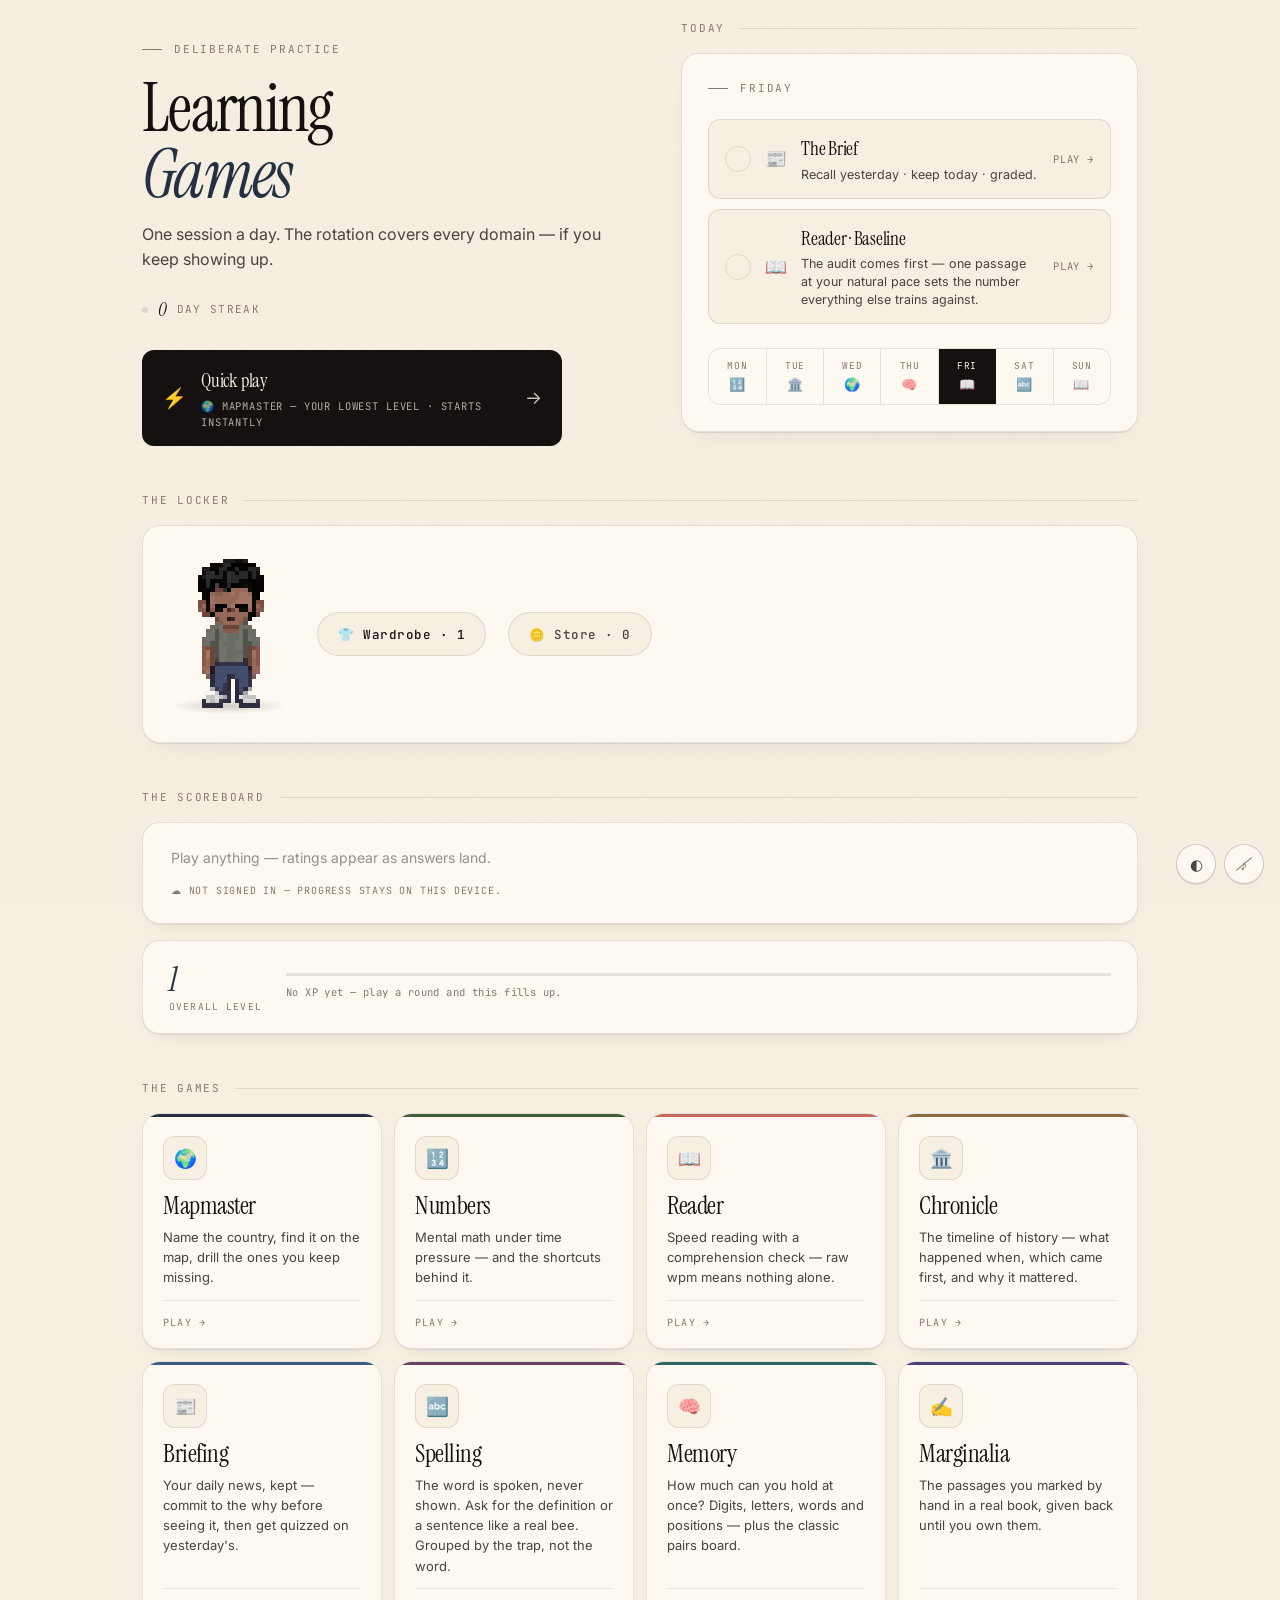
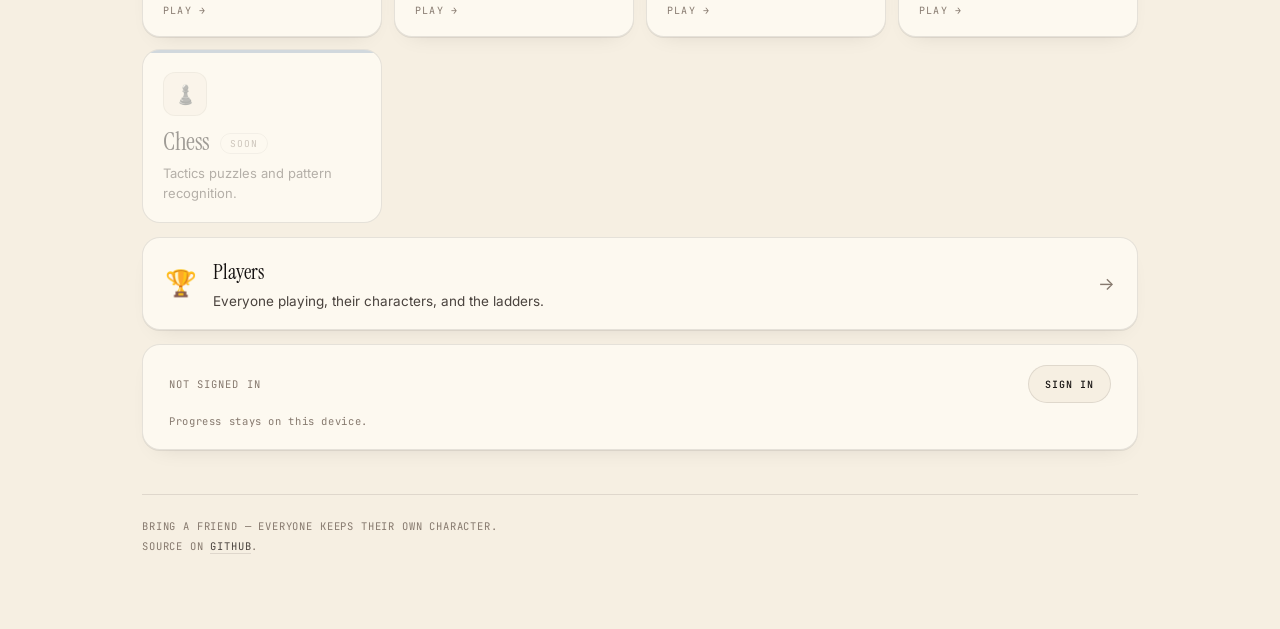
<file: index.html>
<!DOCTYPE html>
<html lang="en">
<head>
<meta charset="utf-8">
<meta name="viewport" content="width=device-width, initial-scale=1, viewport-fit=cover">
<meta name="theme-color" content="#F6EFE2">
<meta name="apple-mobile-web-app-capable" content="yes">
<title>Jason's Learning Games</title>
<link rel="stylesheet" href="lib/theme.css">
<link rel="stylesheet" href="lib/wardrobe.css">
<link rel="stylesheet" href="lib/sync.css">
<script src="lib/theme.js"></script>
<link rel="icon" href="data:image/svg+xml,<svg xmlns='http://www.w3.org/2000/svg' viewBox='0 0 100 100'><text y='.9em' font-size='90'>🎮</text></svg>">
<style>
  /* Hub-only styles. Everything structural comes from lib/theme.css. */

  main.wrap { max-width: 1040px; }

  /* ------------------------------ header ------------------------------ */
  /* One column on a phone. On anything desktop-shaped the masthead and the
     day's session sit side by side, so the page fills its width instead of
     stranding everything against the left edge. */

  .hub-top { display: grid; grid-template-columns: 1fr; gap: 30px; }

  @media (min-width: 900px) {
    .hub-top {
      grid-template-columns: 1.02fr .98fr;
      gap: 64px;
      align-items: start;
      margin-bottom: 12px;
    }
    .hub-top .sec-head { margin-top: 0; }
    .hub-head { padding-top: 26px; }
  }

  .hub-head { padding-top: 12px; }
  .hub-head .title { margin: 18px 0 0; }
  .hub-head .title h1 { font-size: clamp(2.8rem, 13vw, 4.2rem); }

  /* Day streak — the one number here that only moves if he shows up. */
  .streak-line {
    display: flex;
    align-items: center;
    gap: 10px;
    margin-top: 22px;
    font-family: var(--mono);
    font-size: 11px;
    letter-spacing: .12em;
    text-transform: uppercase;
    color: var(--ink-3);
  }
  .streak-line .dot {
    width: 6px;
    height: 6px;
    border-radius: 99px;
    background: var(--a1);
    flex: none;
  }
  .streak-line.cold .dot { background: var(--rule); box-shadow: none; }
  /* The locker — the lobby. The figure stands big on a stage; the wardrobe
     bay's own buttons and inline panel (Worn / Shop) do the rest. */
  .lobby-card { padding: 26px 28px; }
  .lobby-card .wardrobe-bay {
    display: flex;
    flex-wrap: wrap;
    align-items: center;
    gap: 22px;
    margin: 0;
  }
  .lobby-card .wardrobe-figure {
    width: 96px;                 /* ~3.4x the in-game bay figure */
    height: 144px;
    position: relative;
    margin: 6px 18px 14px 10px;
  }
  .lobby-card .wardrobe-figure::after {
    /* the stage — a soft floor ellipse under the figure */
    content: '';
    position: absolute;
    left: 50%;
    bottom: -12px;
    width: 120%;
    height: 16px;
    transform: translateX(-50%);
    border-radius: 50%;
    background: radial-gradient(ellipse at center, rgba(0,0,0,.18), transparent 70%);
  }
  .lobby-card .wardrobe-btn,
  .lobby-card .wardrobe-purse {
    padding: 12px 20px;
    min-height: 44px;
    font-size: 12.5px;
  }

  /* The scoreboard — one rating per domain on one scale, and the average.
     Ratings can fall; that's what makes the number mean something. */
  .elo-card { display: flex; flex-wrap: wrap; align-items: center; gap: 26px; padding: 24px 28px; }
  .elo-overall { flex: 0 0 auto; text-align: center; padding-right: 26px; border-right: 1px solid var(--rule); }
  .elo-overall b {
    display: block;
    font-family: var(--serif);
    font-size: 46px;
    line-height: 1;
    letter-spacing: -.02em;
  }
  .elo-overall small {
    font-family: var(--mono);
    font-size: 10px;
    letter-spacing: .14em;
    text-transform: uppercase;
    color: var(--ink-3);
  }
  .elo-rows { flex: 1; min-width: 260px; display: flex; flex-direction: column; gap: 8px; }
  .elo-row { display: flex; align-items: baseline; gap: 10px; font-size: 14px; }
  .elo-row .er-label { flex: 0 0 110px; }
  .elo-row b { font-family: var(--mono); font-size: 14px; font-variant-numeric: tabular-nums; }
  .elo-row small { color: var(--ink-3); font-size: 12px; }
  .elo-row.unrated { opacity: .45; }
  .elo-sync {
    margin-top: 6px;
    font-family: var(--mono);
    font-size: 10px;
    letter-spacing: .08em;
    text-transform: uppercase;
    color: var(--ink-3);
  }

  /* Quick play — THE button: one tap, straight into a running session of
     whichever game is furthest behind. */
  .quick-cta[hidden] { display: none; }
  .quick-cta {
    display: flex;
    align-items: center;
    gap: 14px;
    margin-top: 26px;
    padding: 16px 20px;
    max-width: 420px;
    border-radius: var(--r-md);
    background: var(--ink);
    color: var(--paper);
    text-decoration: none;
    transition: transform .15s ease, box-shadow .15s ease;
  }
  .quick-cta:hover { transform: translateY(-2px); box-shadow: 0 8px 24px rgba(0,0,0,.18); }
  .quick-cta .qc-bolt { font-size: 20px; flex: none; }
  .quick-cta .qc-body { flex: 1; min-width: 0; display: flex; flex-direction: column; gap: 2px; }
  .quick-cta .qc-body b {
    font-family: var(--serif);
    font-size: 19px;
    font-weight: 400;
    letter-spacing: -.01em;
  }
  .quick-cta .qc-body small {
    font-family: var(--mono);
    font-size: 10.5px;
    letter-spacing: .08em;
    text-transform: uppercase;
    opacity: .7;
  }
  .quick-cta .qc-go { font-size: 18px; flex: none; opacity: .8; }

  .streak-line .dot.fire {
    width: auto;
    height: auto;
    background: none;
    box-shadow: none;
    border-radius: 0;
    font-size: 14px;
    line-height: 1;
  }
  .streak-line b {
    font-family: var(--serif);
    font-style: italic;
    font-weight: 400;
    font-size: 19px;
    letter-spacing: -.01em;
    color: var(--ink);
    text-transform: none;
  }

  /* ---------------------------- section heads ---------------------------- */

  .sec-head {
    display: flex;
    align-items: center;
    gap: 14px;
    margin: 46px 0 16px;
    font-family: var(--mono);
    font-size: 11px;
    letter-spacing: .16em;
    text-transform: uppercase;
    color: var(--ink-3);
  }
  .sec-head::after {
    content: "";
    flex: 1;
    height: 1px;
    background: var(--rule);
  }

  /* ---------------------------- today's card ---------------------------- */

  .today {
    background: var(--card-bg);
    border: 1px solid var(--rule);
    border-radius: var(--r-lg);
    padding: 26px;
    box-shadow: var(--shadow);
    animation: rise .5s var(--ease) both .05s;
  }
  .today:empty { display: none; }

  .today-label {
    font-family: var(--mono);
    font-size: 11px;
    letter-spacing: .16em;
    text-transform: uppercase;
    color: var(--ink-3);
    display: flex;
    align-items: center;
    gap: 12px;
    margin-bottom: 22px;
  }
  .today-label::before {
    content: "";
    width: 20px;
    height: 1px;
    background: currentColor;
  }

  .today-row { display: flex; align-items: flex-start; gap: 16px; }

  .today-icon {
    flex: none;
    width: 46px;
    height: 46px;
    display: grid;
    place-items: center;
    font-size: 1.25rem;
    border-radius: var(--r-md);
    background: var(--paper);
    border: 1px solid var(--rule);
  }

  .today-body { flex: 1; min-width: 0; }
  .today-pick {
    font-family: var(--serif);
    font-size: 30px;
    line-height: 1.08;
    letter-spacing: -.02em;
  }
  .today-why {
    color: var(--ink-2);
    font-size: 14.5px;
    line-height: 1.6;
    margin-top: 8px;
    max-width: 44ch;
  }

  .today-play {
    display: flex;
    align-items: center;
    justify-content: center;
    gap: 10px;
    margin-top: 24px;
    padding: 16px 28px;
    border-radius: var(--r-pill);
    background: var(--ink);
    color: var(--paper);
    font-size: 15px;
    font-weight: 500;
    text-decoration: none;
    box-shadow: var(--shadow);
    transition: background .2s ease, box-shadow .2s ease, transform .15s ease;
  }
  .today-play:hover { background: #000; box-shadow: var(--shadow-lift); }
  .today-play:active { transform: translateY(1px); }

  /* The week as seven hairline cells — the rotation at a glance. */
  .week-strip {
    display: flex;
    margin-top: 24px;
    border: 1px solid var(--rule);
    border-radius: var(--r-md);
    overflow: hidden;
  }
  .week-strip .day {
    flex: 1;
    text-align: center;
    padding: 10px 2px;
    font-family: var(--mono);
    font-size: 9.5px;
    letter-spacing: .08em;
    text-transform: uppercase;
    color: var(--ink-3);
    border-right: 1px solid var(--rule);
    line-height: 1.4;
  }
  .week-strip .day:last-child { border-right: 0; }
  .week-strip .day em { display: block; font-style: normal; font-size: 13px; margin-top: 3px; }

  /* A finished day trades its game icon for a flame, so the strip reads as the
     week's record rather than as a fixed timetable. */
  .week-strip .day.done { color: var(--a2); }
  .week-strip .day.done:not(.now) { background: color-mix(in oklab, var(--a1) 12%, transparent); }
  .week-strip .day.now.done { color: var(--paper); }
  .week-strip .day.now.done em { animation: flicker 2.6s ease-in-out infinite; }
  @keyframes flicker {
    0%, 100% { transform: scale(1) rotate(0); }
    35% { transform: scale(1.13) rotate(-5deg); }
    70% { transform: scale(.97) rotate(4deg); }
  }
  .week-strip .day.now { background: var(--ink); color: var(--paper); }

  /* The two daily duties: the Brief, and the rotation's game. */
  .duty {
    display: flex;
    align-items: center;
    gap: 14px;
    padding: 14px 16px;
    border: 1px solid var(--rule);
    border-radius: var(--r-md);
    text-decoration: none;
    color: inherit;
    margin-bottom: 10px;
    background: var(--paper);
    transition: background .2s ease, border-color .2s ease;
  }
  .duty:hover { background: var(--paper-2); border-color: var(--ink-3); }
  .duty .check {
    width: 26px;
    height: 26px;
    flex: none;
    border-radius: 50%;
    border: 1.5px solid var(--rule);
    display: grid;
    place-items: center;
    font-size: 13px;
    color: var(--paper);
  }
  .duty.done .check { background: var(--good); border-color: var(--good); }
  .duty .d-icon { font-size: 1.1rem; flex: none; }
  .duty .d-body { flex: 1; min-width: 0; }
  .duty .d-body b {
    display: block;
    font-family: var(--serif);
    font-size: 19px;
    font-weight: 400;
    letter-spacing: -.015em;
  }
  .duty .d-body small {
    display: block;
    color: var(--ink-2);
    font-size: 12.5px;
    line-height: 1.45;
    margin-top: 2px;
  }
  .duty .d-go {
    flex: none;
    font-family: var(--mono);
    font-size: 10.5px;
    letter-spacing: .08em;
    text-transform: uppercase;
    color: var(--ink-3);
    white-space: nowrap;
  }
  .duty.done .d-go { color: var(--good); }

  /* --------------------------- combined rank --------------------------- */

  .rank-card {
    display: flex;
    align-items: center;
    gap: 24px;
    flex-wrap: wrap;
    padding: 22px 26px;
  }
  .rank-card .level-badge { font-size: 34px; }

  /* ------------------------------ game cards ------------------------------ */
  /* Cards, not rows: on a phone each game gets its own object to press, and
     the grid reflows to two-up on anything wider than a handset. */

  .grid {
    display: grid;
    grid-template-columns: repeat(auto-fill, minmax(212px, 1fr));
    gap: 12px;
  }

  .game {
    position: relative;
    display: flex;
    flex-direction: column;
    gap: 12px;
    padding: 22px 20px 18px;
    background: var(--card-bg);
    border: 1px solid var(--rule);
    border-radius: var(--r-lg);
    box-shadow: var(--shadow);
    text-decoration: none;
    color: inherit;
    overflow: hidden;
    transition: transform .25s ease, box-shadow .25s ease, border-color .25s ease;
    animation: rise .5s var(--ease) both;
  }
  .game:nth-of-type(2) { animation-delay: .05s; }
  .game:nth-of-type(3) { animation-delay: .10s; }
  .game:nth-of-type(4) { animation-delay: .15s; }
  .game:nth-of-type(5) { animation-delay: .20s; }
  .game:nth-of-type(6) { animation-delay: .25s; }
  .game:nth-of-type(7) { animation-delay: .30s; }
  .game:nth-of-type(8) { animation-delay: .35s; }

  /* The card's whole colour budget: a printed band across the head. */
  .game::before {
    content: "";
    position: absolute;
    inset: 0 0 auto;
    height: 3px;
    background: var(--c1, var(--p1));
  }

  .game:hover {
    transform: translateY(-3px);
    box-shadow: var(--shadow-lift);
    border-color: var(--stroke-hi);
  }
  .game:active { transform: translateY(0); }

  .game .icon {
    flex: none;
    width: 44px;
    height: 44px;
    display: grid;
    place-items: center;
    font-size: 1.15rem;
    border-radius: var(--r-md);
    background: var(--paper);
    border: 1px solid var(--rule);
  }

  .game .body { flex: 1; min-width: 0; }
  .game h2 {
    font-family: var(--serif);
    font-size: 25px;
    line-height: 1.08;
    letter-spacing: -.02em;
  }
  .game p {
    color: var(--ink-2);
    font-size: 13px;
    line-height: 1.55;
    margin-top: 8px;
  }

  /* Per-game level, read straight out of the game's own localStorage. */
  .game .lv {
    display: inline-block;
    margin-left: 8px;
    font-family: var(--mono);
    font-size: 9.5px;
    letter-spacing: .1em;
    text-transform: uppercase;
    color: var(--c1, var(--p1));
    vertical-align: middle;
  }
  .game .elo-badge {
    display: inline-block;
    margin-left: 8px;
    padding: 2px 8px;
    font-family: var(--mono);
    font-size: 10px;
    font-variant-numeric: tabular-nums;
    letter-spacing: .05em;
    color: var(--ink-2);
    border: 1px solid var(--rule);
    border-radius: 99px;
    vertical-align: middle;
  }

  /* Pinned to the foot so cards of different heights still line up. */
  .game .go {
    margin-top: auto;
    padding-top: 14px;
    border-top: 1px solid var(--rule-2);
    font-family: var(--mono);
    font-size: 10px;
    letter-spacing: .12em;
    text-transform: uppercase;
    color: var(--ink-3);
    transition: color .25s ease;
  }
  .game:hover .go { color: var(--c1, var(--p1)); }

  .game.soon { pointer-events: none; box-shadow: none; }
  .game.soon::before { opacity: .3; }
  .game.soon .icon, .game.soon h2, .game.soon p { opacity: .4; }
  .game.soon h2::after {
    content: "soon";
    font-family: var(--mono);
    font-size: 9.5px;
    letter-spacing: .12em;
    text-transform: uppercase;
    color: var(--ink-3);
    border: 1px solid var(--rule);
    border-radius: var(--r-pill);
    padding: 3px 9px;
    margin-left: 10px;
    vertical-align: middle;
  }


  /* Deliberately not styled as a sixth game tile — it isn't one, and putting it
     in the grid would make the grid lie about how many games there are. */
  .players-link {
    display: flex;
    align-items: center;
    gap: 16px;
    margin-top: 14px;
    padding: 18px 22px;
    background: var(--card-bg);
    border: 1px solid var(--rule);
    border-radius: var(--r-lg);
    box-shadow: var(--shadow);
    text-decoration: none;
    color: inherit;
    transition: border-color .2s ease, transform .2s var(--ease);
  }
  .players-link:hover { border-color: var(--stroke-hi); transform: translateY(-1px); }
  .pl-icon { font-size: 1.6rem; line-height: 1; }
  .pl-body { display: flex; flex-direction: column; gap: 3px; flex: 1; }
  .pl-body b { font-family: var(--serif); font-size: 1.3rem; font-weight: 400; }
  .pl-body span { color: var(--ink-2); font-size: 13.5px; line-height: 1.5; }
  .pl-go { color: var(--ink-3); font-size: 1.1rem; }

  footer {
    margin-top: 44px;
    padding-top: 22px;
    border-top: 1px solid var(--rule);
    font-family: var(--mono);
    font-size: 10.5px;
    letter-spacing: .08em;
    text-transform: uppercase;
    color: var(--ink-3);
    line-height: 1.9;
  }
  footer a { color: var(--ink-2); text-decoration: none; border-bottom: 1px solid var(--rule); }
  footer a:hover { color: var(--ink); border-color: var(--ink); }

  @media (max-width: 560px) {
    .today { padding: 22px 20px; }
    .today-pick { font-size: 26px; }
    .game { padding: 18px 2px; gap: 14px; }
    .game h2 { font-size: 21px; }
    .rank-card { gap: 18px; padding: 20px; }
  }
</style>
</head>
<body>
<main class="wrap">

  <div class="hub-top">
    <header class="hub-head">
      <span class="eyebrow">Deliberate practice</span>
      <div class="title">
        <h1>Learning<br><em>Games</em></h1>
        <p>One session a day. The rotation covers every domain — if you keep showing up.</p>
      </div>
      <div id="streak" class="streak-line cold">
        <span class="dot"></span> <b id="streak-n">0</b> day streak
      </div>
      <a id="quick-cta" class="quick-cta" hidden>
        <span class="qc-bolt">⚡</span>
        <span class="qc-body"><b>Quick play</b><small id="quick-cta-sub"></small></span>
        <span class="qc-go">→</span>
      </a>
    </header>

    <div class="hub-today">
      <div class="sec-head">Today</div>
      <section id="today" class="today"></section>
    </div>
  </div>

  <div class="sec-head">The locker</div>
  <section class="card lobby-card profile-card" id="lobby"></section>

  <div class="sec-head">The scoreboard</div>
  <section class="card elo-card" id="elo-board"></section>

  <div class="card rank-card" id="rank-card">
    <div class="level-badge"><span id="rank-level">1</span><small>Overall level</small></div>
    <div class="xp">
      <div class="xp-bar"><div id="xp-fill"></div></div>
      <span id="rank-label">0 XP</span>
    </div>
  </div>

  <div class="sec-head">The games</div>

  <div class="grid" id="grid">
    <a class="game" href="games/mapmaster/" data-game="mapmaster" style="--c1:#233142;">
      <span class="icon">🌍</span>
      <span class="body">
        <h2>Mapmaster</h2>
        <p>Name the country, find it on the map, drill the ones you keep missing.</p>
      </span>
      <span class="go">Play →</span>
    </a>

    <a class="game" href="games/numbers/" data-game="numbers" style="--c1:#3E5E3A;">
      <span class="icon">🔢</span>
      <span class="body">
        <h2>Numbers</h2>
        <p>Mental math under time pressure — and the shortcuts behind it.</p>
      </span>
      <span class="go">Play →</span>
    </a>

    <a class="game" href="games/reader/" data-game="reader" style="--c1:#C76A5E;">
      <span class="icon">📖</span>
      <span class="body">
        <h2>Reader</h2>
        <p>Speed reading with a comprehension check — raw wpm means nothing alone.</p>
      </span>
      <span class="go">Play →</span>
    </a>

    <a class="game" href="games/chronicle/" data-game="chronicle" style="--c1:#8A6A3B;">
      <span class="icon">🏛️</span>
      <span class="body">
        <h2>Chronicle</h2>
        <p>The timeline of history — what happened when, which came first, and why it mattered.</p>
      </span>
      <span class="go">Play →</span>
    </a>

    <a class="game" href="games/briefing/" data-game="briefing" style="--c1:#3D5A80;">
      <span class="icon">📰</span>
      <span class="body">
        <h2>Briefing</h2>
        <p>Your daily news, kept — commit to the why before seeing it, then get quizzed on yesterday's.</p>
      </span>
      <span class="go">Play →</span>
    </a>

    <a class="game" href="games/spelling/" data-game="spelling" style="--c1:#6B3F5E;">
      <span class="icon">🔤</span>
      <span class="body">
        <h2>Spelling</h2>
        <p>The word is spoken, never shown. Ask for the definition or a sentence like a real bee. Grouped by the trap, not the word.</p>
      </span>
      <span class="go">Play →</span>
    </a>

    <a class="game" href="games/memory/" data-game="memory" style="--c1:#2C6560;">
      <span class="icon">🧠</span>
      <span class="body">
        <h2>Memory</h2>
        <p>How much can you hold at once? Digits, letters, words and positions — plus the classic pairs board.</p>
      </span>
      <span class="go">Play →</span>
    </a>

    <a class="game" href="games/marginalia/" data-game="marginalia" style="--c1:#4A3F7A;">
      <span class="icon">✍️</span>
      <span class="body">
        <h2>Marginalia</h2>
        <p>The passages you marked by hand in a real book, given back until you own them.</p>
      </span>
      <span class="go">Play →</span>
    </a>

    <a class="game soon" href="#" style="--c1:#6B8CAF;">
      <span class="icon">♟️</span>
      <span class="body">
        <h2>Chess</h2>
        <p>Tactics puzzles and pattern recognition.</p>
      </span>
    </a>
  </div>

  <a class="players-link" href="games/roster/">
    <span class="pl-icon">🏆</span>
    <span class="pl-body">
      <b>Players</b>
      <span>Everyone playing, their characters, and the ladders.</span>
    </span>
    <span class="pl-go">→</span>
  </a>

  <div class="card account-card" id="account-card"></div>

  <footer>
    Bring a friend — everyone keeps their own character.<br>
    Source on <a href="https://github.com/nodillydally/jason-games">GitHub</a>.
  </footer>
</main>

<!-- Auth loads first: roam.js pulls the profile on load and needs a bearer to
     do it, and every game reads the signed-in player through Sync.token(). -->
<script src="lib/auth.js"></script>
<script src="lib/sync.js"></script>
<script src="lib/roam.js"></script>
<script src="lib/juice.js"></script>
<script src="lib/next.js"></script>
<script src="lib/elo.js"></script>
<script src="lib/pixel.js"></script>
<script src="lib/gear.js"></script>
<script src="lib/avatar.js"></script>
<script src="lib/wardrobe.js"></script>
<!-- After elo/wardrobe: the card it publishes is built from what they compute. -->
<script src="lib/roster.js"></script>
<script src="hub.js"></script>
</body>
</html>
</file>
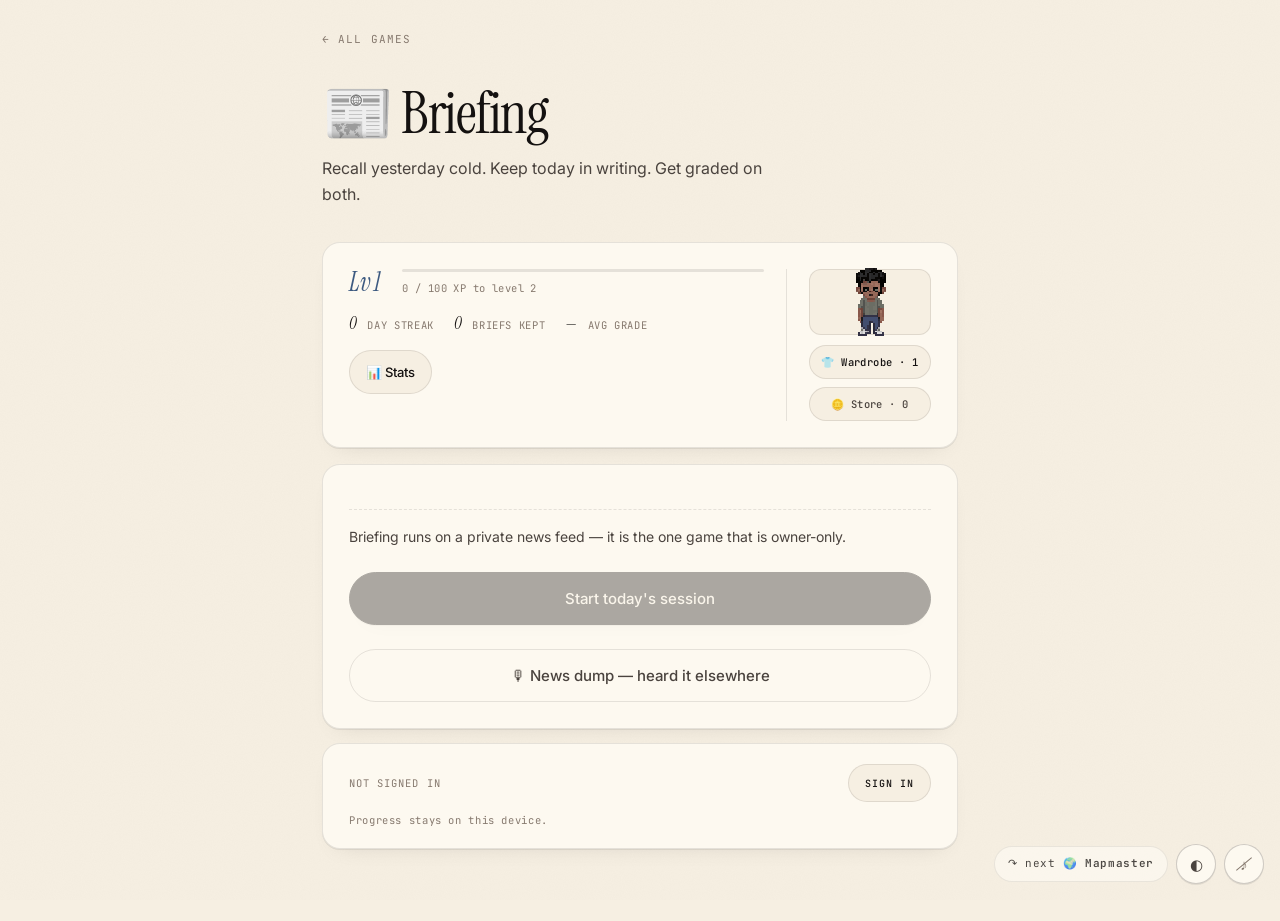
<file: games/briefing/index.html>
<!DOCTYPE html>
<html lang="en">
<head>
  <meta charset="UTF-8">
  <meta name="viewport" content="width=device-width, initial-scale=1.0, viewport-fit=cover">
  <meta name="theme-color" content="#F6EFE2">
  <meta name="apple-mobile-web-app-capable" content="yes">
  <title>Briefing — The News, Kept</title>
  <link rel="stylesheet" href="../../lib/theme.css">
  <script src="../../lib/theme.js"></script>
  <link rel="stylesheet" href="../../lib/sync.css">
  <link rel="stylesheet" href="../../lib/wardrobe.css">
  <link rel="stylesheet" href="style.css">
  <link rel="icon" href="data:image/svg+xml,<svg xmlns='http://www.w3.org/2000/svg' viewBox='0 0 100 100'><text y='.9em' font-size='90'>📰</text></svg>">
</head>
<body>
<div id="app">

  <!-- ============================= Menu ============================= -->
  <section id="screen-menu" class="screen active">
    <a class="hub-link" href="../../">← All games</a>

    <header class="title">
      <h1>📰 Briefing</h1>
      <p>Recall yesterday cold. Keep today in writing. Get graded on both.</p>
    </header>

    <div class="card profile-card">
      <div class="level-badge">Lv&nbsp;<span id="menu-level">1</span></div>
      <div class="xp">
        <div class="xp-bar"><div id="xp-fill"></div></div>
        <span id="xp-label"></span>
      </div>
      <div class="profile-stats" id="profile-stats"></div>
      <button id="stats-btn" title="Your stats">📊 Stats</button>
    </div>

    <div class="card setup-card">
      <div id="setup-hint" class="setup-hint"></div>
      <button id="start-btn" class="primary big">Start today's session</button>
      <button id="dump-btn" class="ghost big">🎙 News dump — heard it elsewhere</button>
    </div>

    <div class="card account-card" id="account-card"></div>
  </section>

  <!-- ============================== Day ============================== -->
  <section id="screen-day" class="screen">
    <div class="hud">
      <button id="day-quit" title="Back to menu">✕</button>
      <span id="day-meta"></span>
      <span class="hud-spacer"></span>
      <b id="day-score">0 pts</b>
    </div>

    <nav id="day-tabs" class="day-tabs"></nav>

    <div id="day-panel"></div>
  </section>

  <!-- ============================ Results ============================ -->
  <section id="screen-results" class="screen">
    <div class="card results-card">
      <h2 id="results-title"></h2>
      <div id="results-score"></div>
      <div id="results-stats" class="results-stats"></div>
      <div id="results-xp" class="results-xp"></div>
      <div id="results-note" class="results-note"></div>
      <div id="results-review"></div>
      <div class="results-actions">
        <button id="menu-btn" class="primary big">Menu</button>
      </div>
    </div>
  </section>

  <!-- ============================= Stats ============================= -->
  <section id="screen-stats" class="screen">
    <div class="card stats-card">
      <h2>Your news memory</h2>
      <div id="stats-summary" class="profile-stats"></div>
      <div id="stats-week"></div>
      <button id="stats-back" class="primary">Back</button>
    </div>
  </section>

</div>

<script src="../../lib/auth.js"></script>
<script src="../../lib/sync.js"></script>
<script src="../../lib/roam.js"></script>
<script src="../../lib/juice.js"></script>
<script src="../../lib/pixel.js"></script>
<script src="../../lib/gear.js"></script>
<script src="../../lib/avatar.js"></script>
<script src="../../lib/wardrobe.js"></script>
<script src="../../lib/next.js"></script>
<script src="game.js"></script>
</body>
</html>
</file>
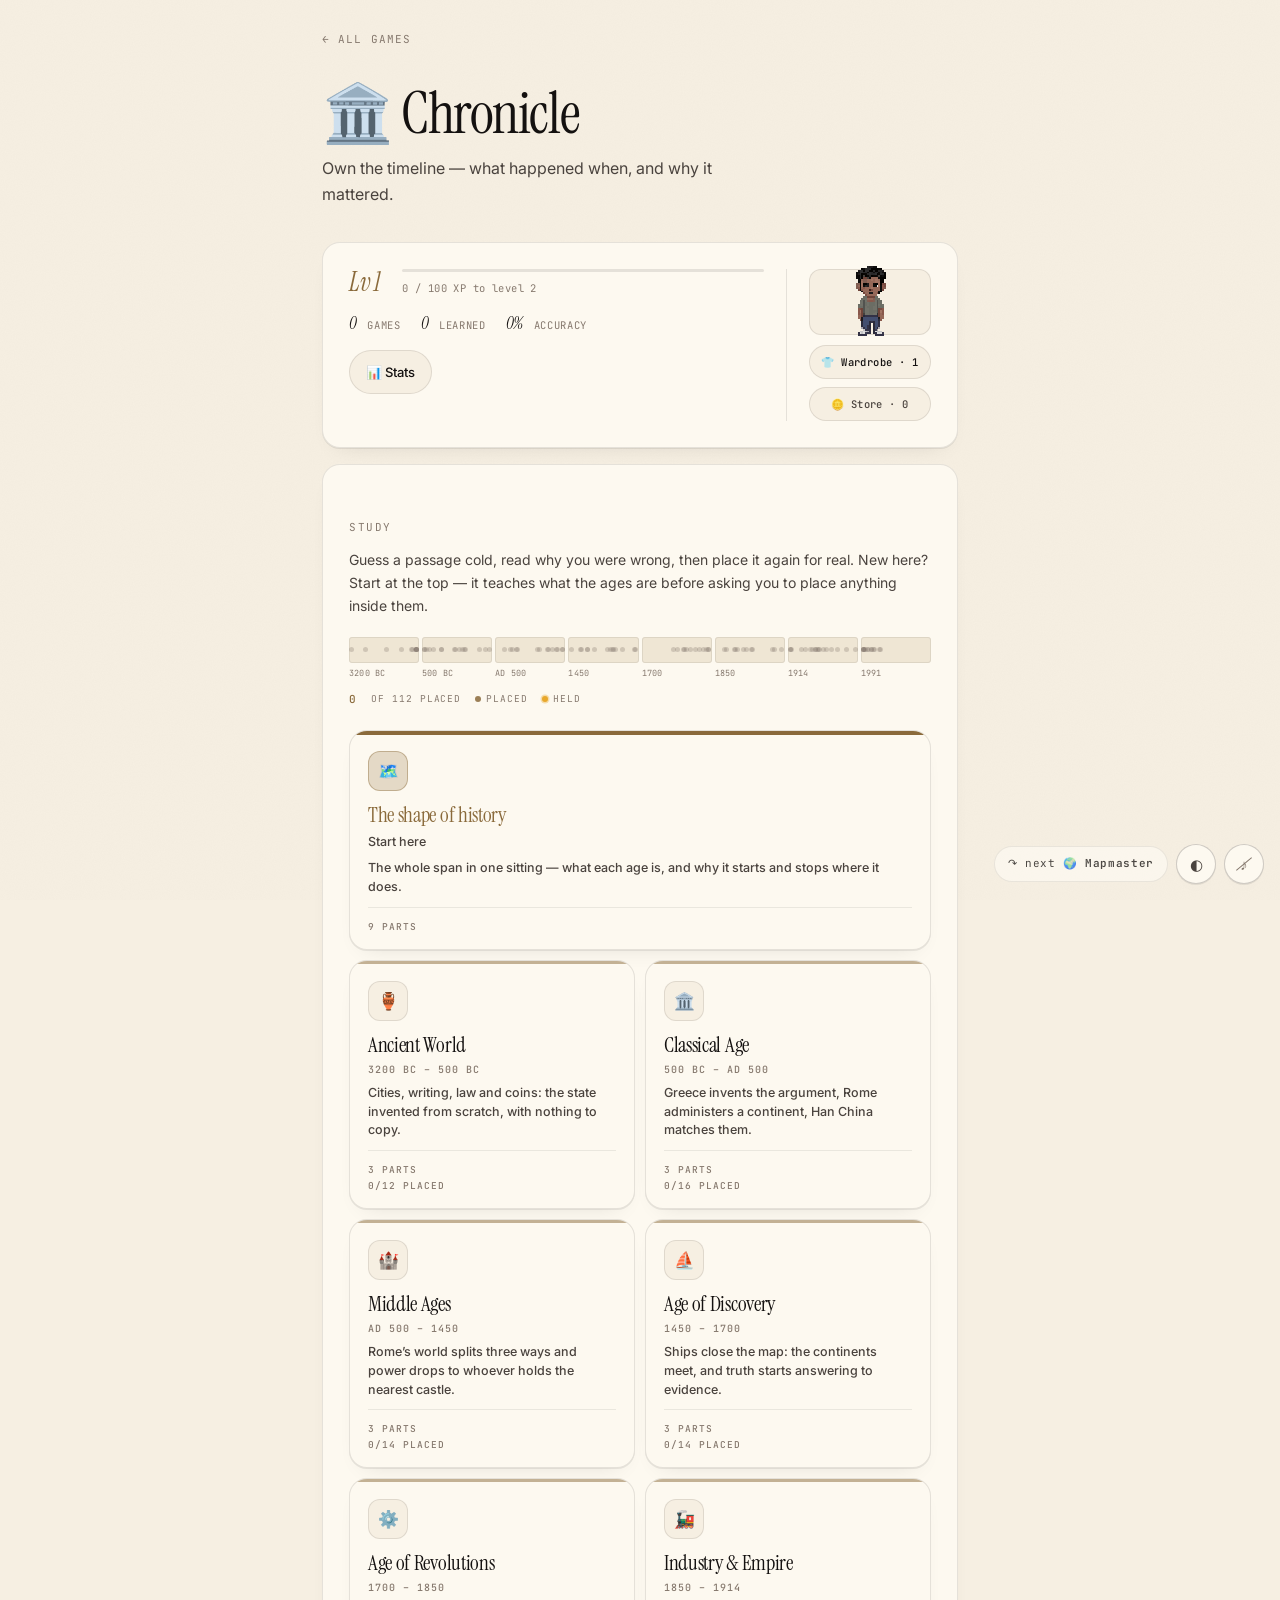
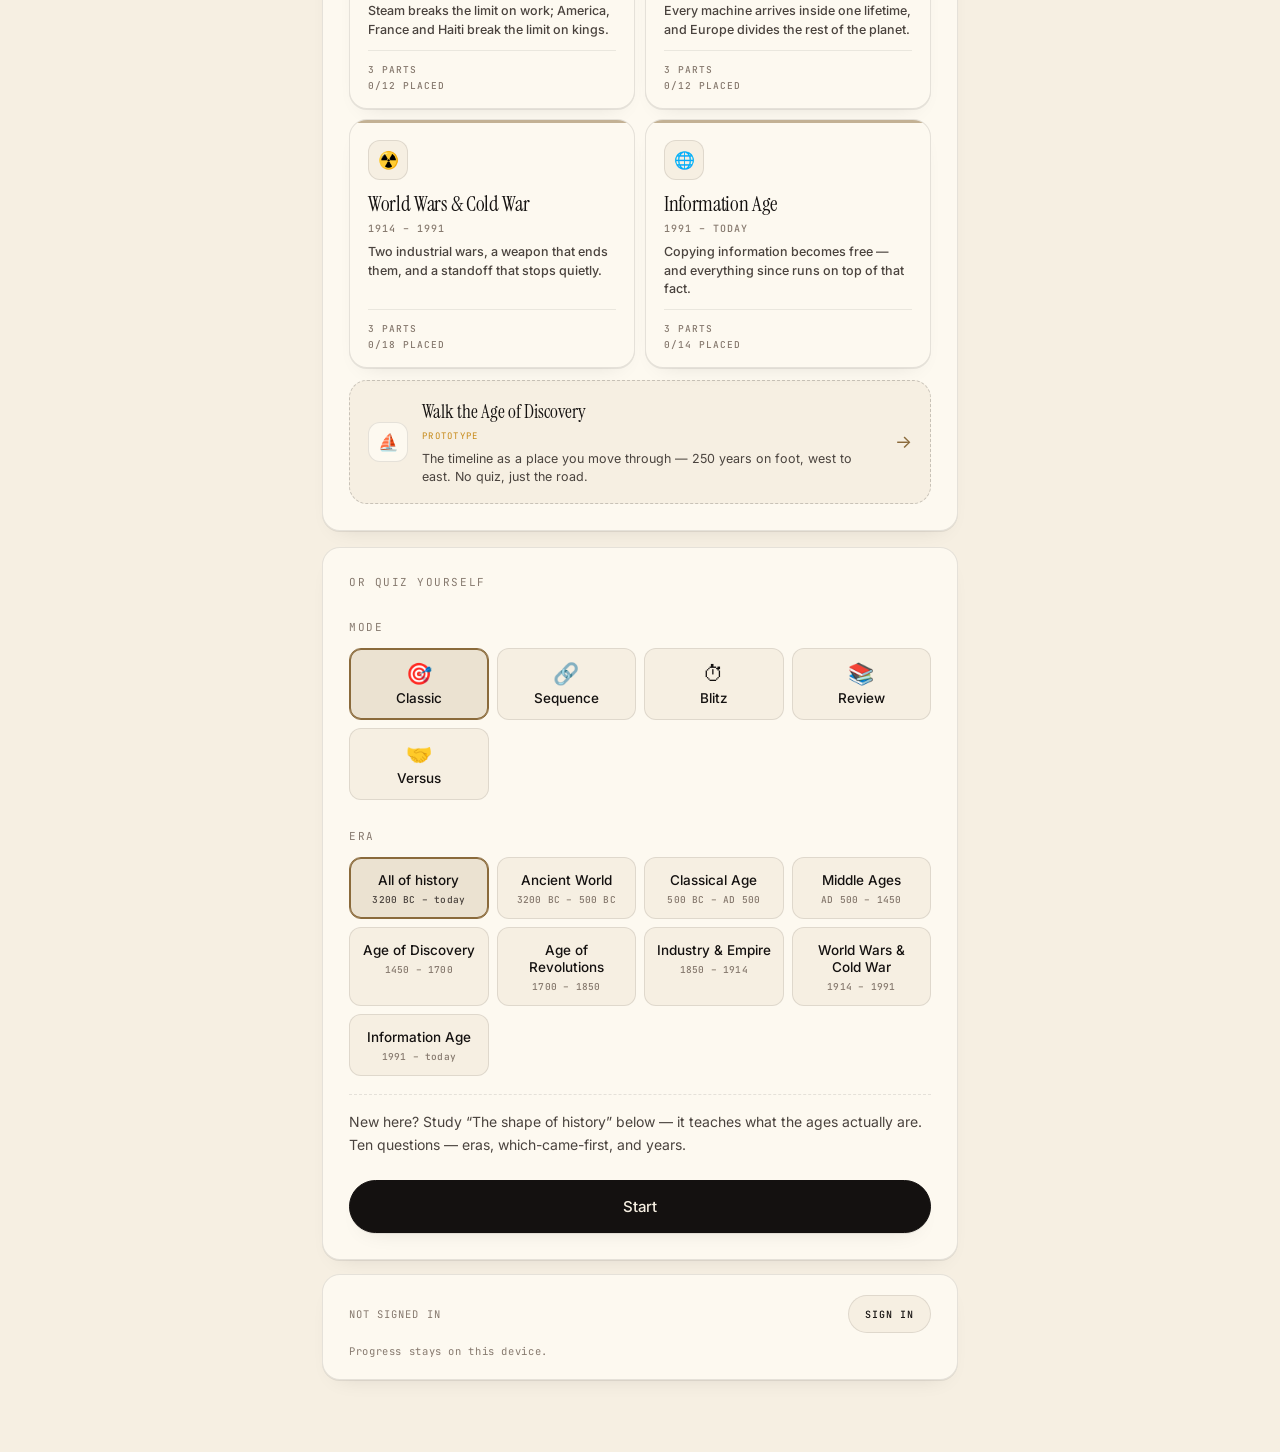
<file: games/chronicle/index.html>
<!DOCTYPE html>
<html lang="en">
<head>
  <meta charset="UTF-8">
  <meta name="viewport" content="width=device-width, initial-scale=1.0, viewport-fit=cover">
  <meta name="theme-color" content="#F6EFE2">
  <meta name="apple-mobile-web-app-capable" content="yes">
  <title>Chronicle — Learn the Timeline of History</title>
  <link rel="stylesheet" href="../../lib/theme.css">
  <script src="../../lib/theme.js"></script>
  <link rel="stylesheet" href="../../lib/sync.css">
  <link rel="stylesheet" href="../../lib/wardrobe.css">
  <link rel="stylesheet" href="style.css">
  <link rel="icon" href="data:image/svg+xml,<svg xmlns='http://www.w3.org/2000/svg' viewBox='0 0 100 100'><text y='.9em' font-size='90'>🏛️</text></svg>">
</head>
<body>
<div id="app">

  <!-- ============================= Menu ============================= -->
  <section id="screen-menu" class="screen active">
    <a class="hub-link" href="../../">← All games</a>

    <header class="title">
      <h1>🏛️ Chronicle</h1>
      <p>Own the timeline — what happened when, and why it mattered.</p>
    </header>

    <div class="card profile-card">
      <div class="level-badge">Lv&nbsp;<span id="menu-level">1</span></div>
      <div class="xp">
        <div class="xp-bar"><div id="xp-fill"></div></div>
        <span id="xp-label"></span>
      </div>
      <div class="profile-stats" id="profile-stats"></div>
      <button id="stats-btn" title="Your stats">📊 Stats</button>
    </div>

    <!-- Study comes before the quiz setup on purpose: you cannot retrieve
         what was never stored, and "The shape of history" is the map that
         makes every individual date mean something. -->
    <div class="card study-menu">
      <h2 class="section">Study</h2>
      <p class="learn-intro">Guess a passage cold, read why you were wrong, then
        place it again for real. New here? Start at the top — it teaches what the
        ages are before asking you to place anything inside them.</p>

      <!-- The timeline you are building. Every event in the bank is a dot; they
           fill in as you study, and go gold once you can retrieve them. -->
      <div id="menu-strip" class="menu-strip"></div>

      <div id="study-list" class="study-list"></div>

      <a class="walk-link" href="walk.html">
        <span class="walk-icon">⛵</span>
        <span class="walk-body">
          <b>Walk the Age of Discovery</b>
          <em>Prototype</em>
          <i>The timeline as a place you move through — 250 years on foot, west to east. No quiz, just the road.</i>
        </span>
        <span class="walk-go">→</span>
      </a>
    </div>

    <div class="card setup-card">
      <h2 class="section">Or quiz yourself</h2>
      <h2>Mode</h2>
      <div class="opt-grid" id="mode-options"></div>

      <h2>Era</h2>
      <div class="opt-grid" id="era-options"></div>

      <div id="versus-block" class="hidden">
        <h2>Format</h2>
        <div class="opt-grid" id="vsformat-options"></div>

        <h2>Players</h2>
        <div class="vs-names">
          <input id="p1-name" maxlength="12" autocomplete="off" placeholder="Player 1">
          <span class="vs-v">vs</span>
          <input id="p2-name" maxlength="12" autocomplete="off" placeholder="Player 2">
        </div>
        <p class="vs-blurb">One device, passed back and forth. Versus never touches your
          rating, your learned events or your stats — someone else is answering.</p>
      </div>

      <div id="setup-hint" class="setup-hint"></div>
      <button id="start-btn" class="primary big">Start</button>
    </div>

    <div class="card account-card" id="account-card"></div>
  </section>

  <!-- ============================= Game ============================= -->
  <section id="screen-game" class="screen">
    <div class="hud">
      <button id="quit-btn" title="Back to menu">✕</button>
      <span id="hud-progress"></span>
      <span id="hud-clock" class="hidden"></span>
      <span class="hud-spacer"></span>
      <span id="hud-streak"></span>
      <b id="hud-score">0 pts</b>
    </div>

    <div class="timer-track"><div id="timer-fill"></div></div>

    <!-- Covers the board between turns: the next player must not see the answer
         the last one just gave. -->
    <div id="handoff" class="handoff hidden">
      <div class="handoff-card">
        <div class="handoff-icon">🤝</div>
        <h2 id="handoff-title"></h2>
        <p id="handoff-sub"></p>
        <button id="handoff-go" class="primary big">Ready</button>
      </div>
    </div>

    <div class="card question-card">
      <div id="topic-tag" class="topic-tag"></div>
      <div id="question"></div>

      <div id="choices"></div>

      <div id="seq-area" class="hidden">
        <div id="seq-slots" class="seq-slots"></div>
        <div id="seq-pool" class="seq-pool"></div>
        <button id="seq-check" class="primary" disabled>Check order</button>
      </div>

      <div id="feedback"></div>
      <button id="next-btn" class="primary hidden">Next</button>
    </div>
  </section>

  <!-- ============================ Results ============================ -->
  <section id="screen-results" class="screen">
    <div class="card results-card">
      <h2 id="results-title"></h2>
      <div id="results-score"></div>
      <div id="results-stats" class="results-stats"></div>
      <div id="results-xp" class="results-xp"></div>
      <div id="results-strip"></div>
      <div id="results-missed"></div>
      <div class="results-actions">
        <button id="again-btn" class="primary big">Play again</button>
        <button id="menu-btn">Menu</button>
      </div>
    </div>
  </section>

  <!-- ============================= Learn ============================= -->
  <!-- ============================= Study ============================= -->
  <section id="screen-study" class="screen">
    <div class="hud">
      <button id="study-quit" title="Leave — progress is saved between parts">✕</button>
      <span id="study-progress"></span>
      <span class="hud-spacer"></span>
      <span id="study-score"></span>
    </div>
    <div class="progress-track"><div id="study-fill"></div></div>

    <!-- The strip you are filling in, always in view while you study. -->
    <div id="study-strip" class="study-strip"></div>

    <!-- One card, five phases: predict → read → spot → recall → place. The
         order builder is shared between the cold guess and the real placement,
         because they are deliberately the same task twice. -->
    <div class="card study-card">
      <div id="study-tag" class="topic-tag"></div>

      <div id="study-order" class="study-order hidden">
        <div id="order-head" class="order-head"></div>
        <div id="order-slots" class="seq-slots"></div>
        <div id="order-pool" class="seq-pool"></div>
      </div>

      <div id="study-passage" class="study-passage"></div>

      <div id="study-quiz" class="hidden">
        <div id="study-rung" class="rung-tag"></div>
        <div id="study-q" class="study-q"></div>
        <div id="study-choices"></div>
      </div>

      <div id="study-feedback"></div>

      <button id="study-ready" class="primary big">Got it — ask me about it</button>
      <button id="study-check" class="primary hidden">Lock in my guess</button>
      <button id="study-next" class="primary hidden">Next</button>
      <button id="study-reread" class="ghost hidden">Re-read the passage</button>
    </div>
  </section>

  <!-- ============================= Stats ============================= -->
  <section id="screen-stats" class="screen">
    <div class="card stats-card">
      <h2>Your timeline</h2>
      <div id="stats-summary" class="profile-stats"></div>
      <div id="stats-eras"></div>
      <div id="stats-weakest"></div>
      <button id="stats-back" class="primary">Back</button>
    </div>
  </section>

</div>

<script src="../../lib/auth.js"></script>
<script src="../../lib/sync.js"></script>
<script src="../../lib/roam.js"></script>
<script src="../../lib/juice.js"></script>
<script src="../../lib/pixel.js"></script>
<script src="../../lib/gear.js"></script>
<script src="../../lib/avatar.js"></script>
<script src="../../lib/wardrobe.js"></script>
<script src="../../lib/next.js"></script>
<script src="data/events.js"></script>
<script src="data/ages.js"></script>
<script src="game.js"></script>
</body>
</html>
</file>
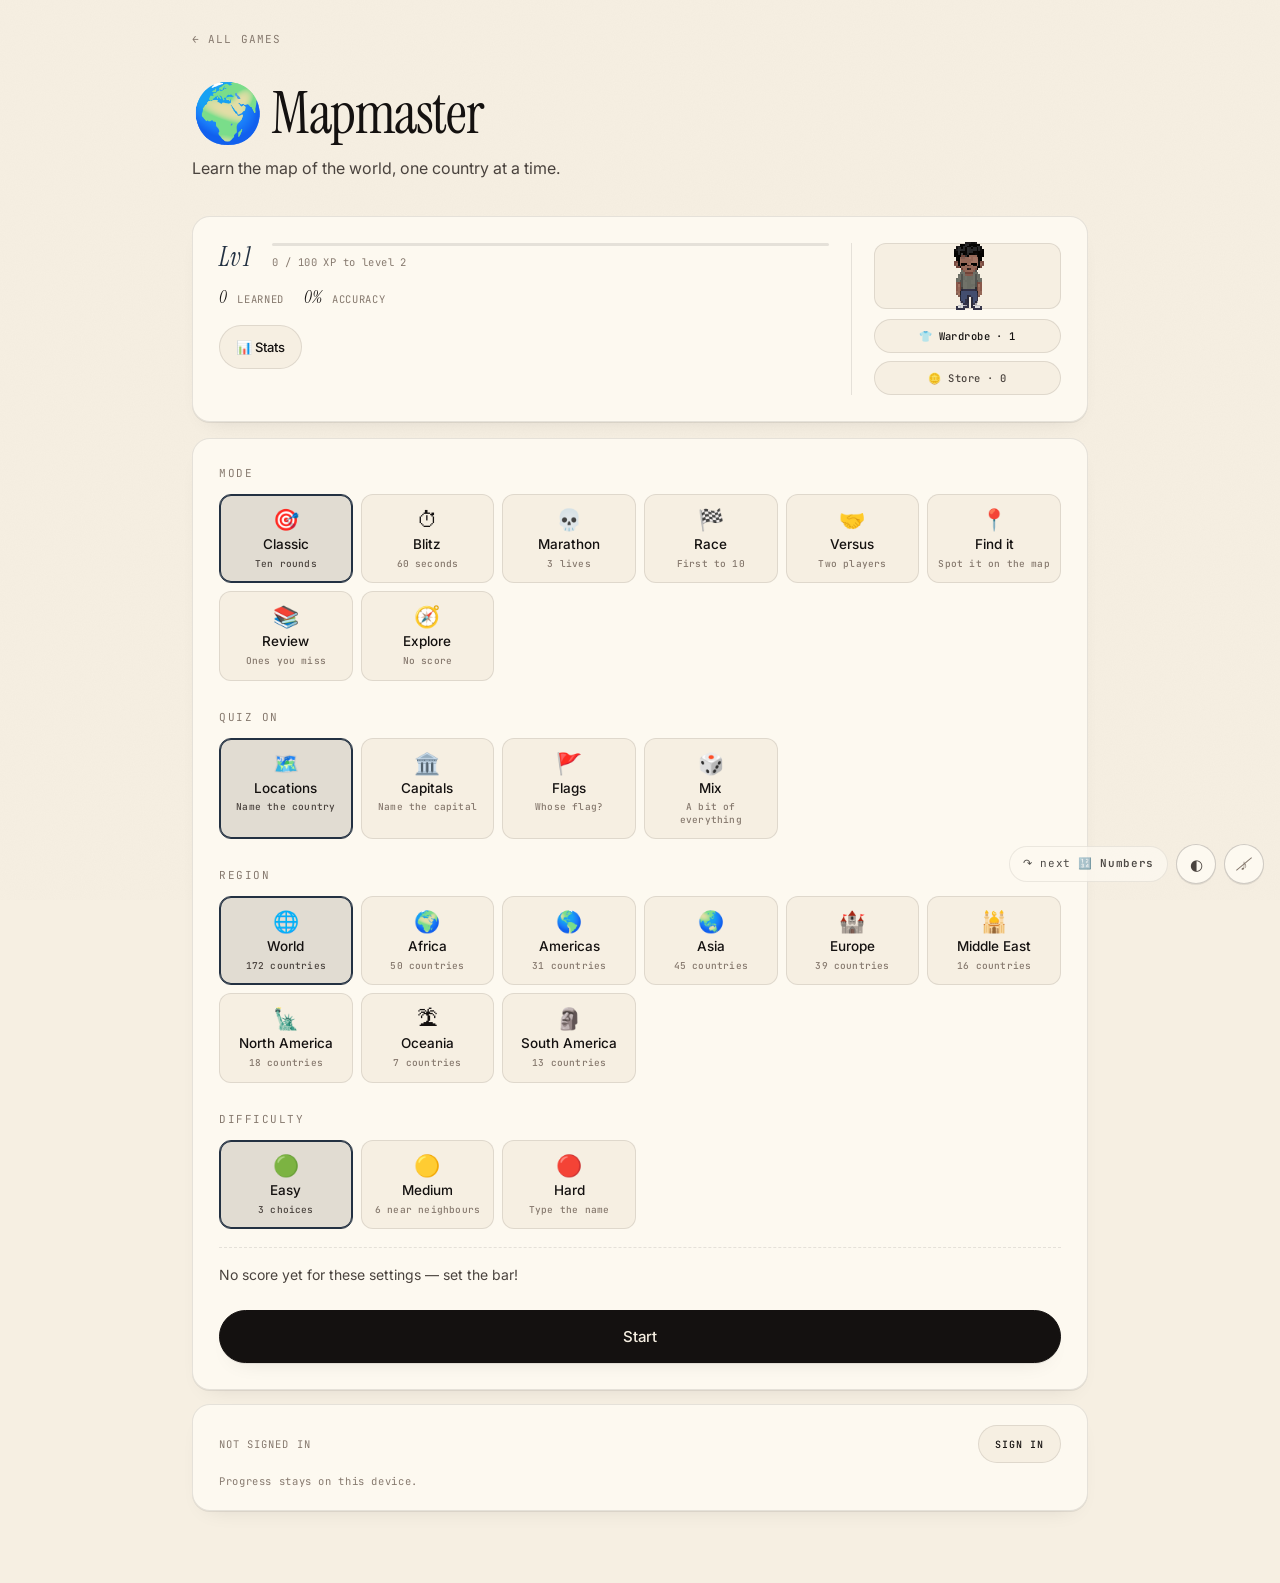
<file: games/mapmaster/index.html>
<!DOCTYPE html>
<html lang="en">
<head>
  <meta charset="UTF-8">
  <meta name="viewport" content="width=device-width, initial-scale=1.0, viewport-fit=cover">
  <meta name="theme-color" content="#F6EFE2">
  <meta name="apple-mobile-web-app-capable" content="yes">
  <title>Mapmaster — Learn the World Map</title>
  <link rel="stylesheet" href="../../lib/theme.css">
  <script src="../../lib/theme.js"></script>
  <link rel="stylesheet" href="../../lib/sync.css">
  <link rel="stylesheet" href="../../lib/wardrobe.css">
  <link rel="stylesheet" href="style.css">
  <link rel="icon" href="data:image/svg+xml,<svg xmlns='http://www.w3.org/2000/svg' viewBox='0 0 100 100'><text y='.9em' font-size='90'>🌍</text></svg>">
</head>
<body>
<div id="app">

  <!-- ============================= Menu ============================= -->
  <section id="screen-menu" class="screen active">
    <a class="hub-link" href="../../">← All games</a>

    <header class="title">
      <h1>🌍 Mapmaster</h1>
      <p>Learn the map of the world, one country at a time.</p>
    </header>

    <div class="card profile-card">
      <div class="level-badge">Lv&nbsp;<span id="menu-level">1</span></div>
      <div class="xp">
        <div class="xp-bar"><div id="xp-fill"></div></div>
        <span id="xp-label"></span>
      </div>
      <div class="profile-stats" id="profile-stats"></div>
      <button id="stats-btn" title="Your stats">📊 Stats</button>
    </div>

    <div class="card setup-card">
      <h2>Mode</h2>
      <div class="opt-grid" id="mode-options"></div>

      <h2 id="question-heading">Quiz on</h2>
      <div class="opt-grid" id="question-options"></div>

      <h2>Region</h2>
      <div class="opt-grid" id="continent-options"></div>

      <h2 id="difficulty-heading">Difficulty</h2>
      <div class="opt-grid" id="difficulty-options"></div>

      <div id="rival-block" class="hidden">
        <h2>Rival</h2>
        <div class="opt-grid" id="rival-options"></div>
        <p id="rival-blurb" class="rival-blurb"></p>
      </div>

      <div id="versus-block" class="hidden">
        <h2>Format</h2>
        <div class="opt-grid" id="vsformat-options"></div>

        <h2>Players</h2>
        <div class="vs-names">
          <input id="p1-name" maxlength="12" autocomplete="off" placeholder="Player 1">
          <span class="vs-v">vs</span>
          <input id="p2-name" maxlength="12" autocomplete="off" placeholder="Player 2">
        </div>
        <p class="rival-blurb">Five questions each, then the device changes hands.
          Versus never touches your rating, learned countries or stats — someone
          else is answering.</p>
      </div>

      <div id="setup-hint" class="setup-hint"></div>
      <button id="start-btn" class="primary big">Start</button>
    </div>

    <div class="card account-card" id="account-card"></div>
  </section>

  <!-- ============================= Game ============================= -->
  <section id="screen-game" class="screen">
    <div class="hud">
      <button id="quit-btn" title="Quit to menu">✕</button>
      <div id="hud-progress"></div>
      <div id="hud-timer" class="hidden"></div>
      <div class="hud-right">
        <div id="hud-streak"></div>
        <div id="hud-score"></div>
      </div>
    </div>

    <div id="race" class="race hidden">
      <div class="race-head">
        <span class="race-vs"><b id="race-rival-icon"></b> <span id="race-rival-name"></span></span>
        <span id="race-gap" class="race-gap"></span>
      </div>
      <div class="race-track">
        <div class="race-lane">
          <span class="lane-tag">You</span>
          <span class="rail"><span id="racer-you" class="racer you"></span></span>
          <span id="race-you-legs" class="lane-legs"></span>
        </div>
        <div class="race-lane">
          <span class="lane-tag">Them</span>
          <span class="rail"><span id="racer-rival" class="racer rival"></span></span>
          <span id="race-rival-legs" class="lane-legs"></span>
        </div>
      </div>
      <div id="race-note" class="race-note"></div>
    </div>

    <!-- Covers the board between turns so the next player can't read the last
         answer off the screen. -->
    <div id="handoff" class="handoff hidden">
      <div class="handoff-card">
        <div class="handoff-icon">🤝</div>
        <h2 id="handoff-title"></h2>
        <p id="handoff-sub"></p>
        <button id="handoff-go" class="primary big">Ready</button>
      </div>
    </div>

    <div class="map-wrap">
      <svg id="map" role="img" aria-label="World map"></svg>
      <button id="zoom-toggle" class="hidden">🌐 Zoom out</button>
      <div id="map-tip" class="hidden"></div>
    </div>

    <div class="panel">
      <div id="prompt"></div>
      <div id="choices"></div>
      <form id="type-form" class="hidden">
        <input id="type-input" autocomplete="off" spellcheck="false"
               placeholder="Type the country name…">
        <button type="submit" class="primary">Guess</button>
        <button type="button" id="reveal-btn">Reveal</button>
      </form>
      <div id="feedback"></div>
      <div id="explore-info" class="hidden"></div>
      <button id="next-btn" class="primary hidden">Next →</button>
      <button id="explore-done" class="primary hidden">Done exploring</button>
    </div>
  </section>

  <!-- ============================ Results =========================== -->
  <section id="screen-results" class="screen">
    <div class="card results-card">
      <h2 id="results-title">Round over!</h2>
      <div id="results-score"></div>
      <div id="results-best" class="hidden">🏆 New personal best!</div>
      <div id="results-levelup" class="hidden"></div>
      <div class="results-stats" id="results-stats"></div>
      <div id="results-missed"></div>
      <div class="results-actions">
        <button id="again-btn" class="primary">Play again</button>
        <button id="menu-btn">Change settings</button>
      </div>
    </div>
  </section>

  <!-- ============================= Stats ============================ -->
  <section id="screen-stats" class="screen">
    <div class="card stats-card">
      <h2>📊 Your world</h2>
      <div id="stats-continents"></div>
      <div id="stats-weakest"></div>
      <button id="stats-back" class="primary">Back to menu</button>
    </div>
  </section>

</div>
<script src="data/countries.js"></script>
<script src="../../lib/auth.js"></script>
<script src="../../lib/sync.js"></script>
<script src="../../lib/roam.js"></script>
<script src="../../lib/juice.js"></script>
<script src="../../lib/pixel.js"></script>
<script src="../../lib/gear.js"></script>
<script src="../../lib/avatar.js"></script>
<script src="../../lib/wardrobe.js"></script>
<script src="../../lib/next.js"></script>
<script src="../../lib/rival.js"></script>
<script src="rivals.js"></script>
<script src="game.js"></script>
</body>
</html>
</file>
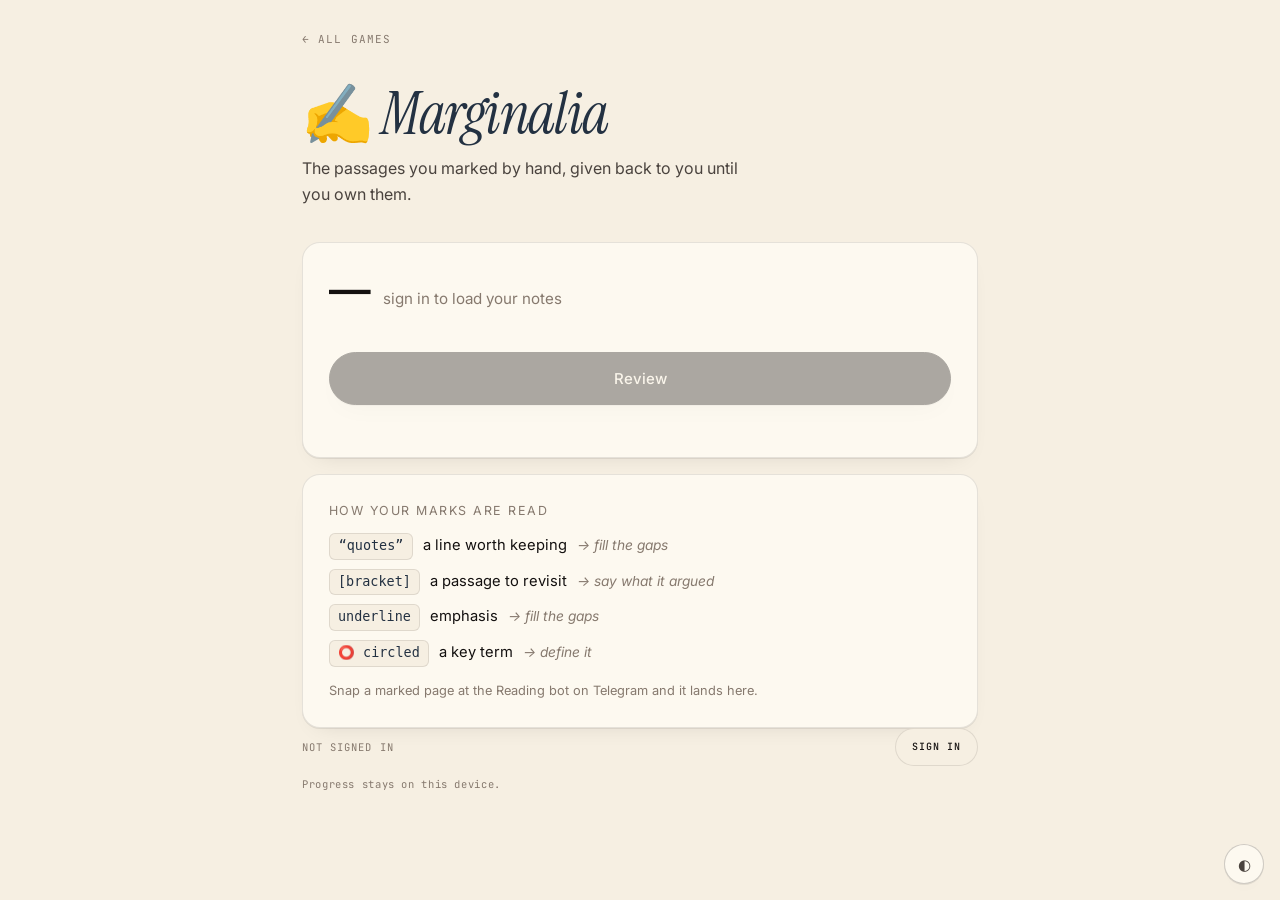
<file: games/marginalia/index.html>
<!DOCTYPE html>
<html lang="en">
<head>
  <meta charset="UTF-8">
  <meta name="viewport" content="width=device-width, initial-scale=1.0, viewport-fit=cover">
  <meta name="theme-color" content="#F6EFE2">
  <meta name="apple-mobile-web-app-capable" content="yes">
  <title>Marginalia — What You Marked, Remembered</title>
  <link rel="stylesheet" href="../../lib/theme.css">
  <script src="../../lib/theme.js"></script>
  <link rel="stylesheet" href="../../lib/sync.css">
  <link rel="stylesheet" href="style.css">
  <link rel="icon" href="data:image/svg+xml,<svg xmlns='http://www.w3.org/2000/svg' viewBox='0 0 100 100'><text y='.9em' font-size='90'>✍️</text></svg>">
</head>
<body>
<div id="app">

  <!-- ============================= Menu ============================= -->
  <section id="screen-menu" class="screen active">
    <a class="hub-link" href="../../">← All games</a>

    <header class="title">
      <h1>✍️ <em>Marginalia</em></h1>
      <p>The passages you marked by hand, given back to you until you own them.</p>
    </header>

    <div class="card" id="due-card">
      <div class="due-head">
        <div>
          <b id="due-count">—</b>
          <span id="due-label">checking what's due</span>
        </div>
        <button id="start-btn" class="primary big" disabled>Review</button>
      </div>
      <div class="lib-stats" id="lib-stats"></div>
      <p class="books" id="books"></p>
    </div>

    <div class="card legend">
      <h2>How your marks are read</h2>
      <ul>
        <li><span class="mk">“quotes”</span> a line worth keeping <i>→ fill the gaps</i></li>
        <li><span class="mk">[bracket]</span> a passage to revisit <i>→ say what it argued</i></li>
        <li><span class="mk">underline</span> emphasis <i>→ fill the gaps</i></li>
        <li><span class="mk">⭕ circled</span> a key term <i>→ define it</i></li>
      </ul>
      <p class="hint">Snap a marked page at the Reading bot on Telegram and it lands here.</p>
    </div>

    <div id="account-card"></div>
  </section>

  <!-- ============================ Review ============================ -->
  <section id="screen-review" class="screen">
    <div class="run-bar">
      <span id="run-progress">1 / 1</span>
      <div class="run-track"><div id="run-fill"></div></div>
      <button id="quit-btn" class="ghost">Stop</button>
    </div>

    <div class="card prompt-card">
      <div class="src" id="card-src"></div>
      <div class="ask" id="card-ask"></div>
      <div class="prompt" id="card-prompt"></div>

      <input id="answer-line" class="answer" autocomplete="off" autocapitalize="off"
             spellcheck="false" placeholder="the missing words">
      <textarea id="answer-box" class="answer" rows="5"
                placeholder="from memory — the claim, not the wording"></textarea>

      <div class="row">
        <button id="submit-btn" class="primary big">Check</button>
        <button id="blank-btn" class="ghost">Forgot it</button>
      </div>
    </div>
  </section>

  <!-- ============================ Verdict =========================== -->
  <section id="screen-verdict" class="screen">
    <div class="card verdict-card">
      <div class="verdict-head" id="verdict-head"></div>
      <p class="feedback" id="verdict-feedback"></p>

      <div class="actual">
        <h2 id="actual-label">On the page</h2>
        <blockquote id="actual-text"></blockquote>
        <p class="src" id="actual-src"></p>
        <p class="own-note" id="own-note"></p>
      </div>

      <div class="row">
        <button id="next-btn" class="primary big">Next</button>
        <button id="archive-btn" class="ghost" title="Drop this card — a bad read off the photo">Bad read</button>
      </div>
      <p class="hint" id="sched-hint"></p>
    </div>
  </section>

  <!-- ============================= Done ============================= -->
  <section id="screen-done" class="screen">
    <header class="title">
      <h1 id="done-title">Done</h1>
      <p id="done-sub"></p>
    </header>
    <div class="card">
      <div class="tiles" id="done-tiles"></div>
      <div class="row">
        <button id="again-btn" class="primary big">More cards</button>
        <a class="hub-link inline" href="../../">All games</a>
      </div>
    </div>
  </section>

</div>

<script src="../../lib/auth.js"></script>
<script src="../../lib/sync.js"></script>
<script src="game.js"></script>
</body>
</html>
</file>
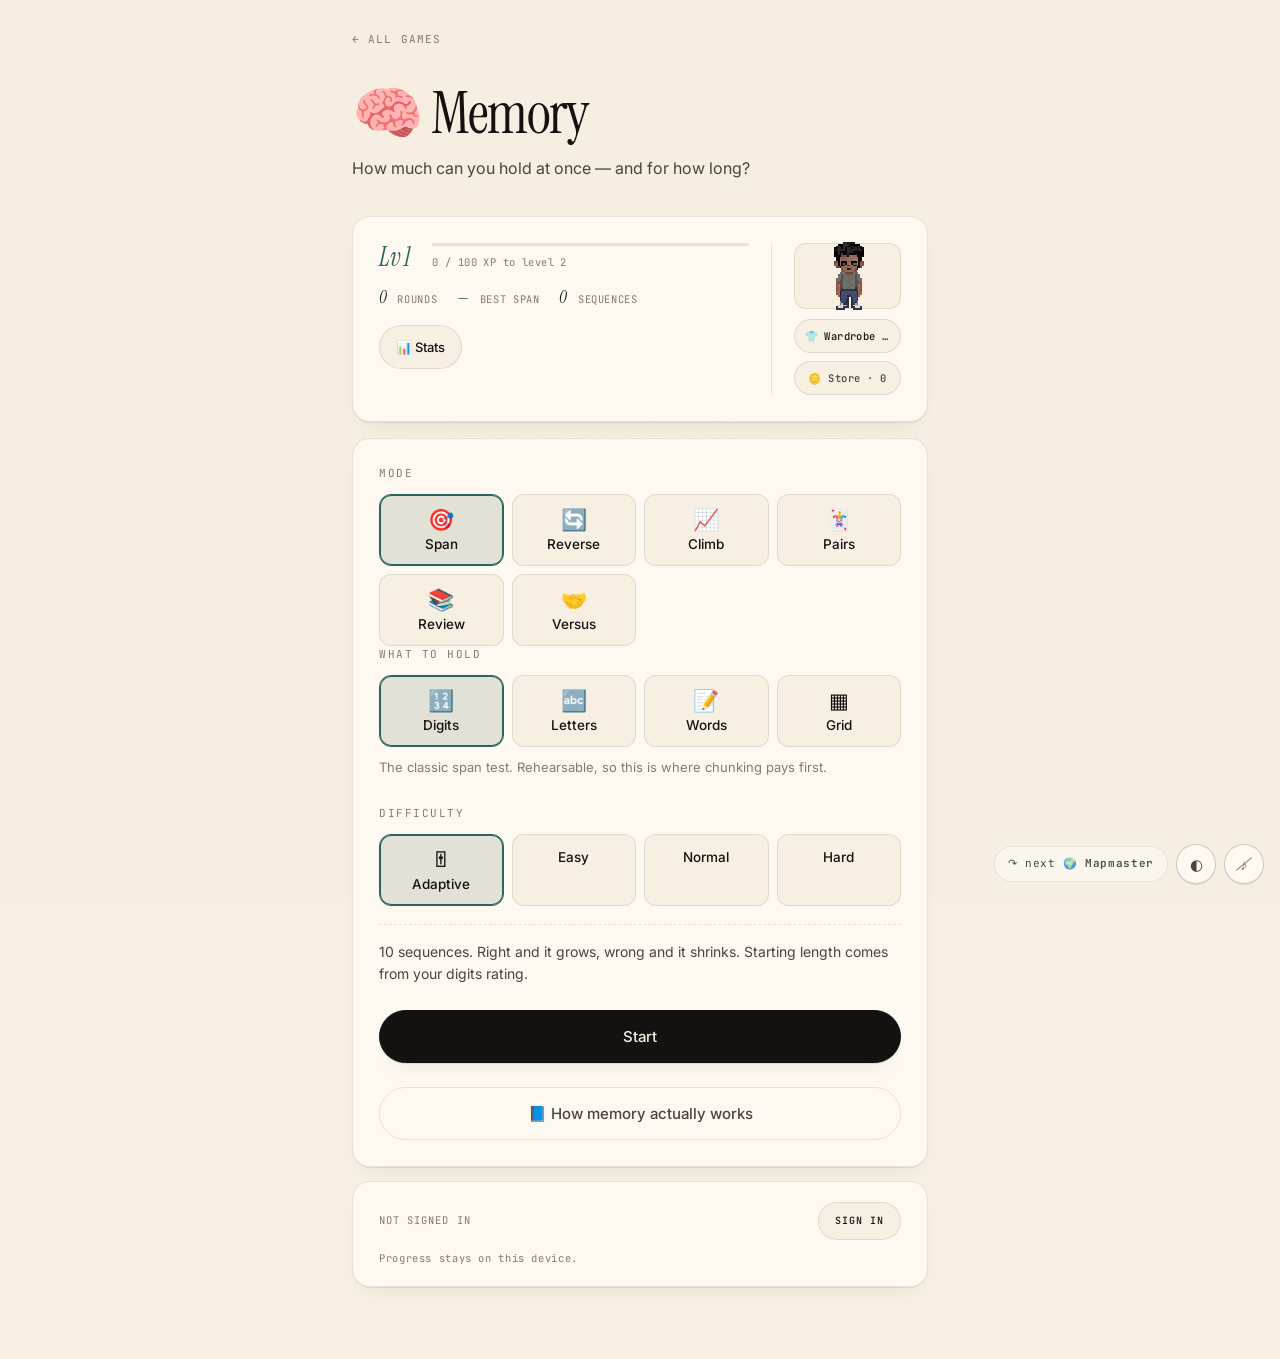
<file: games/memory/index.html>
<!DOCTYPE html>
<html lang="en">
<head>
  <meta charset="UTF-8">
  <meta name="viewport" content="width=device-width, initial-scale=1.0, viewport-fit=cover">
  <meta name="theme-color" content="#F6EFE2">
  <meta name="apple-mobile-web-app-capable" content="yes">
  <title>Memory — How Much Can You Hold?</title>
  <link rel="stylesheet" href="../../lib/theme.css">
  <script src="../../lib/theme.js"></script>
  <link rel="stylesheet" href="../../lib/sync.css">
  <link rel="stylesheet" href="../../lib/wardrobe.css">
  <link rel="stylesheet" href="style.css">
  <link rel="icon" href="data:image/svg+xml,<svg xmlns='http://www.w3.org/2000/svg' viewBox='0 0 100 100'><text y='.9em' font-size='90'>🧠</text></svg>">
</head>
<body>
<div id="app">

  <!-- ============================= Menu ============================= -->
  <section id="screen-menu" class="screen active">
    <a class="hub-link" href="../../">← All games</a>

    <header class="title">
      <h1>🧠 Memory</h1>
      <p>How much can you hold at once — and for how long?</p>
    </header>

    <div class="card profile-card">
      <div class="level-badge">Lv&nbsp;<span id="menu-level">1</span></div>
      <div class="xp">
        <div class="xp-bar"><div id="xp-fill"></div></div>
        <span id="xp-label"></span>
      </div>
      <div class="profile-stats" id="profile-stats"></div>
      <button id="stats-btn" title="Your stats">📊 Stats</button>
    </div>

    <div class="card setup-card">
      <h2>Mode</h2>
      <div class="opt-grid" id="mode-options"></div>

      <div id="kind-block">
        <h2>What to hold</h2>
        <div class="opt-grid" id="kind-options"></div>
        <p id="kind-blurb" class="kind-blurb"></p>
      </div>

      <h2>Difficulty</h2>
      <div class="opt-grid" id="difficulty-options"></div>

      <div id="versus-block" class="hidden">
        <h2>Format</h2>
        <div class="opt-grid" id="vsformat-options"></div>
        <p id="vsformat-blurb" class="kind-blurb"></p>

        <h2>Players</h2>
        <div class="vs-names">
          <input id="p1-name" maxlength="12" autocomplete="off" placeholder="Player 1">
          <span class="vs-v">vs</span>
          <input id="p2-name" maxlength="12" autocomplete="off" placeholder="Player 2">
        </div>
      </div>

      <div id="setup-hint" class="setup-hint"></div>
      <button id="start-btn" class="primary big">Start</button>
      <button id="how-btn" class="ghost big">📘 How memory actually works</button>
    </div>

    <div class="card account-card" id="account-card"></div>
  </section>

  <!-- ============================= Game ============================= -->
  <section id="screen-game" class="screen">
    <div class="hud">
      <button id="quit-btn" title="Back to menu">✕</button>
      <span id="hud-progress"></span>
      <span id="hud-span"></span>
      <span class="hud-spacer"></span>
      <span id="hud-lives" class="hidden"></span>
      <span id="hud-streak"></span>
      <b id="hud-score">0 pts</b>
    </div>

    <div class="timer-track"><div id="timer-fill"></div></div>

    <!-- ---------------------- span modes ---------------------- -->
    <div id="span-stage" class="card question-card">
      <div class="question-head">
        <div id="kind-tag" class="topic-tag"></div>
        <span id="phase-tag" class="phase-tag"></span>
      </div>

      <!-- The sequence, while it is on screen. -->
      <div id="show" class="show"></div>

      <!-- Nothing flashes until you say go. The first sequence of a round used
           to start the instant Start was pressed, while you were still looking
           at the setup card — a place lost before the round began. -->
      <div id="ready-gate" class="ready-gate hidden">
        <p id="ready-note"></p>
        <button id="ready-btn" class="primary big">Show me</button>
        <span class="ready-hint">or press space</span>
      </div>

      <!-- What you have entered so far, during recall. -->
      <div id="slots" class="slots hidden"></div>

      <!-- Recall input: a keypad, a word bank, or the grid itself. -->
      <div id="pad" class="pad hidden"></div>

      <div class="recall-actions hidden" id="recall-actions">
        <button id="undo-btn" class="ghost">← Undo</button>
        <button id="submit-btn" class="primary">Submit</button>
      </div>

      <div id="feedback"></div>
      <button id="next-btn" class="primary hidden">Next</button>
    </div>

    <!-- ------------------------ pairs ------------------------ -->
    <div id="pairs-stage" class="card question-card hidden">
      <div class="question-head">
        <div id="pairs-tag" class="topic-tag">Pairs</div>
        <span id="pairs-moves" class="phase-tag"></span>
      </div>
      <div id="board" class="board"></div>
      <div id="pairs-note" class="pairs-note"></div>
    </div>
  </section>

  <!-- Opaque cover between versus turns: the outgoing player's sequence must
       not still be on screen when the device changes hands. -->
  <div id="handoff" class="handoff hidden">
    <div class="handoff-card">
      <div class="handoff-icon">🤝</div>
      <h2 id="handoff-title"></h2>
      <p id="handoff-sub"></p>
      <button id="handoff-go" class="primary big">Ready</button>
    </div>
  </div>

  <!-- ============================ Results ============================ -->
  <section id="screen-results" class="screen">
    <div class="card results-card">
      <h2 id="results-title"></h2>
      <div id="results-score"></div>
      <div id="results-stats" class="results-stats"></div>
      <div id="results-xp" class="results-xp"></div>
      <div id="results-detail"></div>
      <div class="results-actions">
        <button id="results-chest" class="primary big hidden">Open your chest</button>
        <button id="again-btn" class="primary big">Play again</button>
        <button id="menu-btn">Menu</button>
      </div>
    </div>
  </section>

  <!-- ============================== How ============================== -->
  <section id="screen-how" class="screen">
    <div class="card stats-card">
      <h2>How memory actually works</h2>
      <p class="learn-intro">Working memory is small and fixed — you cannot make
        it bigger by wanting to. What you can change is how much each slot
        holds, and that is a learnable skill.</p>
      <div class="opt-grid" id="how-topics"></div>
      <div id="how-body"></div>
      <button id="how-back" class="primary">Back</button>
    </div>
  </section>

  <!-- ============================= Stats ============================= -->
  <section id="screen-stats" class="screen">
    <div class="card stats-card">
      <h2>Your memory</h2>
      <div id="stats-summary" class="profile-stats"></div>
      <div id="stats-kinds"></div>
      <div id="stats-pairs"></div>
      <button id="stats-back" class="primary">Back</button>
    </div>
  </section>

</div>

<script src="../../lib/auth.js"></script>
<script src="../../lib/sync.js"></script>
<script src="../../lib/roam.js"></script>
<script src="../../lib/juice.js"></script>
<script src="../../lib/pixel.js"></script>
<script src="../../lib/gear.js"></script>
<script src="../../lib/avatar.js"></script>
<script src="../../lib/wardrobe.js"></script>
<script src="../../lib/next.js"></script>
<script src="data/pools.js"></script>
<script src="how.js"></script>
<script src="game.js"></script>
</body>
</html>
</file>
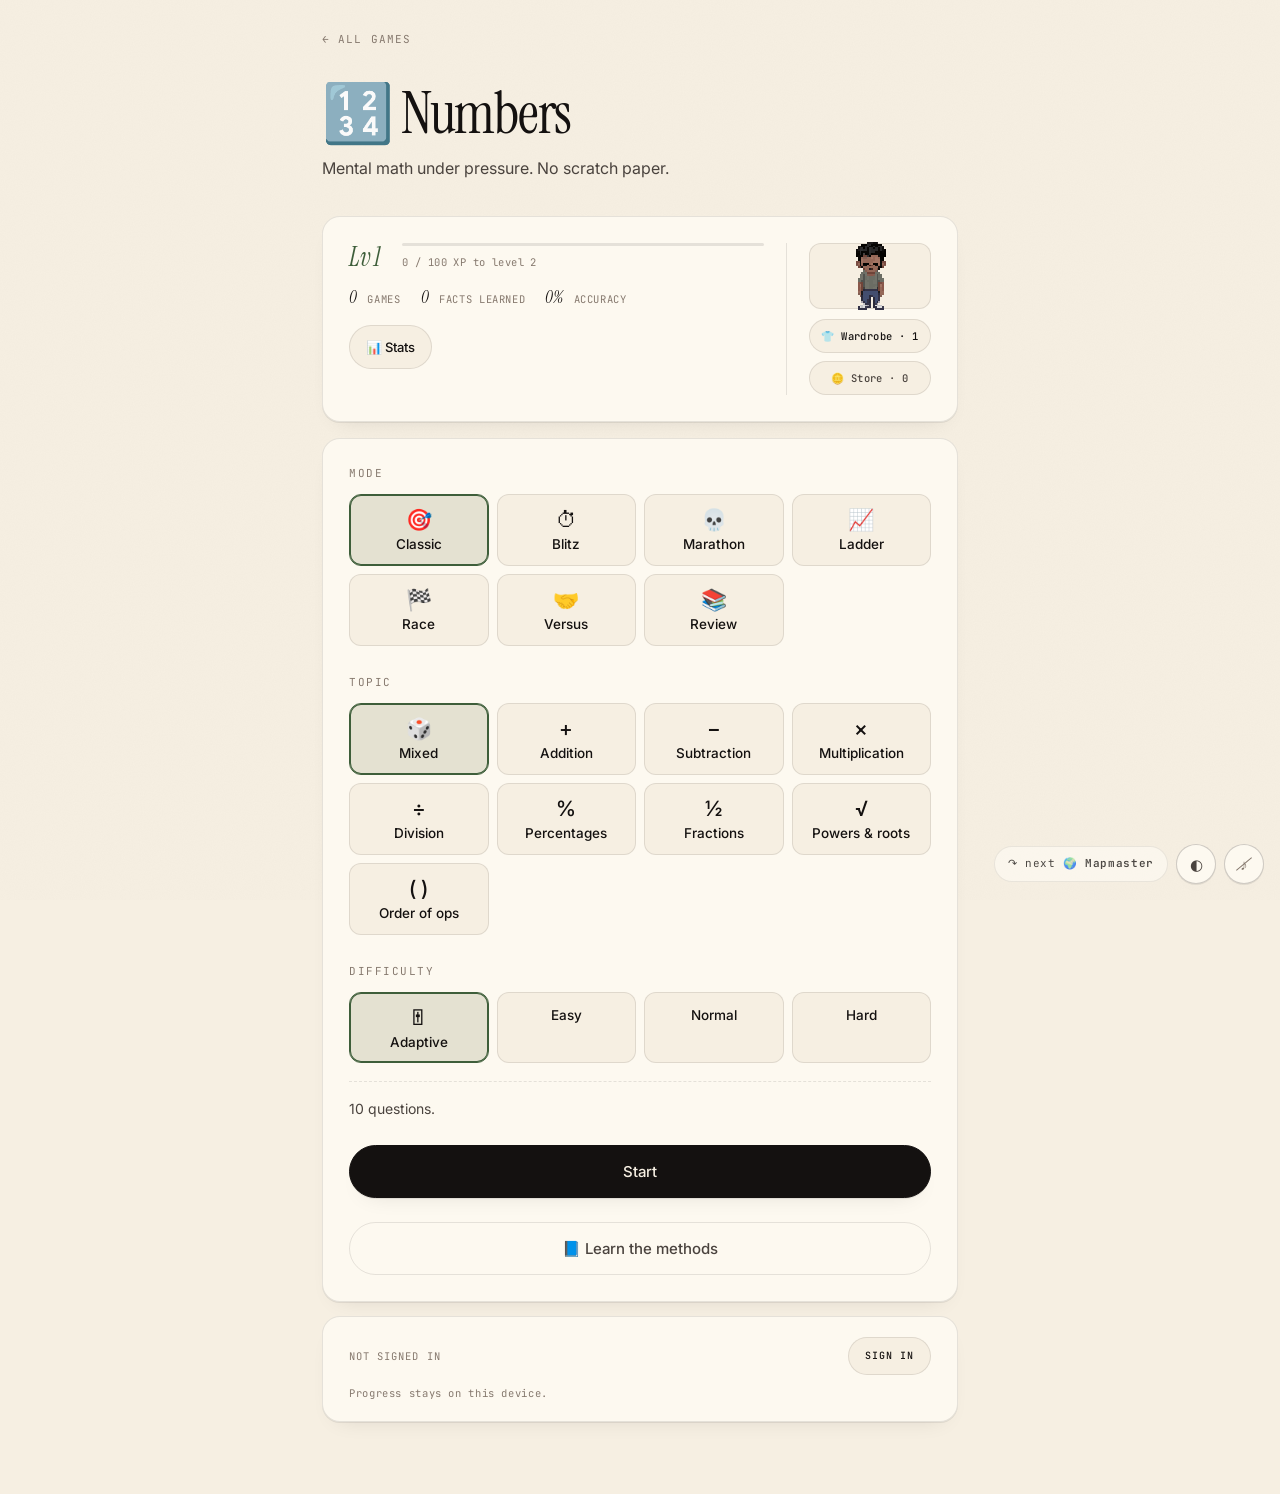
<file: games/numbers/index.html>
<!DOCTYPE html>
<html lang="en">
<head>
  <meta charset="UTF-8">
  <meta name="viewport" content="width=device-width, initial-scale=1.0, viewport-fit=cover">
  <meta name="theme-color" content="#F6EFE2">
  <meta name="apple-mobile-web-app-capable" content="yes">
  <title>Numbers — Mental Math Practice</title>
  <link rel="stylesheet" href="../../lib/theme.css">
  <script src="../../lib/theme.js"></script>
  <link rel="stylesheet" href="../../lib/sync.css">
  <link rel="stylesheet" href="../../lib/wardrobe.css">
  <link rel="stylesheet" href="style.css">
  <link rel="icon" href="data:image/svg+xml,<svg xmlns='http://www.w3.org/2000/svg' viewBox='0 0 100 100'><text y='.9em' font-size='90'>🔢</text></svg>">
</head>
<body>
<div id="app">

  <!-- ============================= Menu ============================= -->
  <section id="screen-menu" class="screen active">
    <a class="hub-link" href="../../">← All games</a>

    <header class="title">
      <h1>🔢 Numbers</h1>
      <p>Mental math under pressure. No scratch paper.</p>
    </header>

    <div class="card profile-card">
      <div class="level-badge">Lv&nbsp;<span id="menu-level">1</span></div>
      <div class="xp">
        <div class="xp-bar"><div id="xp-fill"></div></div>
        <span id="xp-label"></span>
      </div>
      <div class="profile-stats" id="profile-stats"></div>
      <button id="stats-btn" title="Your stats">📊 Stats</button>
    </div>

    <div class="card setup-card">
      <h2>Mode</h2>
      <div class="opt-grid" id="mode-options"></div>

      <h2>Topic</h2>
      <div class="opt-grid" id="topic-options"></div>

      <h2>Difficulty</h2>
      <div class="opt-grid" id="difficulty-options"></div>

      <div id="rival-block" class="hidden">
        <h2>Rival</h2>
        <div class="opt-grid" id="rival-options"></div>
        <p id="rival-blurb" class="rival-blurb"></p>
      </div>

      <div id="versus-block" class="hidden">
        <h2>Format</h2>
        <div class="opt-grid" id="vsformat-options"></div>
        <p id="vsformat-blurb" class="rival-blurb"></p>

        <h2>Players</h2>
        <div class="vs-names">
          <input id="p1-name" maxlength="12" autocomplete="off" placeholder="Player 1">
          <span class="vs-v">vs</span>
          <input id="p2-name" maxlength="12" autocomplete="off" placeholder="Player 2">
        </div>
      </div>

      <div id="setup-hint" class="setup-hint"></div>
      <button id="start-btn" class="primary big">Start</button>
      <button id="learn-btn" class="ghost big">📘 Learn the methods</button>
    </div>

    <div class="card account-card" id="account-card"></div>
  </section>

  <!-- ============================= Game ============================= -->
  <section id="screen-game" class="screen">
    <!-- Covers the board between turns so the next player can't read the last
         answer off the screen. -->
    <div id="handoff" class="handoff hidden">
      <div class="handoff-card">
        <div class="handoff-icon">🤝</div>
        <h2 id="handoff-title"></h2>
        <p id="handoff-sub"></p>
        <button id="handoff-go" class="primary big">Ready</button>
      </div>
    </div>

    <div class="hud">
      <button id="quit-btn" title="Back to menu">✕</button>
      <span id="hud-progress"></span>
      <span id="hud-clock" class="hidden"></span>
      <span class="hud-spacer"></span>
      <span id="hud-lives" class="hidden"></span>
      <span id="hud-streak"></span>
      <b id="hud-score">0 pts</b>
    </div>

    <div class="timer-track"><div id="timer-fill"></div></div>

    <div id="race" class="race hidden">
      <div class="race-head">
        <span class="race-vs"><b id="race-rival-icon"></b> <span id="race-rival-name"></span></span>
        <span id="race-gap" class="race-gap"></span>
      </div>
      <div class="race-track">
        <div class="race-lane">
          <span class="lane-tag">You</span>
          <span class="rail"><span id="racer-you" class="racer you"></span></span>
          <span id="race-you-legs" class="lane-legs"></span>
        </div>
        <div class="race-lane">
          <span class="lane-tag">Them</span>
          <span class="rail"><span id="racer-rival" class="racer rival"></span></span>
          <span id="race-rival-legs" class="lane-legs"></span>
        </div>
      </div>
      <div id="race-note" class="race-note"></div>
    </div>

    <div id="companion" class="companion hidden">
      <span id="companion-rail" class="rail"><span id="companion-avatar" class="racer you"></span></span>
    </div>

    <div class="card question-card">
      <div class="question-head">
        <div id="topic-tag" class="topic-tag"></div>
        <button id="hint-btn" class="hint-btn" title="Show the method (no answer)">How?</button>
      </div>
      <div id="question"></div>
      <div id="choices"></div>
      <form id="type-form" class="hidden" autocomplete="off">
        <input id="type-input" type="text" inputmode="numeric" placeholder="Your answer…" spellcheck="false">
        <button type="submit" class="primary">Check</button>
      </form>
      <div id="feedback"></div>
      <button id="next-btn" class="primary hidden">Next</button>
    </div>

    <div id="hint-sheet" class="hint-sheet hidden">
      <div class="hint-inner">
        <div class="hint-head">
          <span class="hint-title">The method</span>
          <button id="hint-close" class="hint-close" title="Close">✕</button>
        </div>
        <div id="hint-body"></div>
      </div>
    </div>
  </section>

  <!-- ============================ Results ============================ -->
  <section id="screen-results" class="screen">
    <div class="card results-card">
      <h2 id="results-title"></h2>
      <div id="results-race"></div>
      <div id="results-score"></div>
      <div id="results-stats" class="results-stats"></div>
      <div id="results-xp" class="results-xp"></div>
      <div id="results-missed"></div>
      <div class="results-actions">
        <button id="results-chest" class="primary big hidden">Open your chest</button>
        <button id="again-btn" class="primary big">Play again</button>
        <button id="menu-btn">Menu</button>
      </div>
    </div>
  </section>

  <!-- ============================= Learn ============================= -->
  <section id="screen-learn" class="screen">
    <div class="card stats-card">
      <h2>How to do these in your head</h2>
      <p class="learn-intro">Each of these is a technique, not a trick — a minute
        to read and it stays with you. The one most people have never been taught
        is square roots.</p>
      <div class="opt-grid" id="learn-topics"></div>
      <div id="learn-body"></div>
      <button id="learn-back" class="primary">Back</button>
    </div>
  </section>

  <!-- ============================= Stats ============================= -->
  <section id="screen-stats" class="screen">
    <div class="card stats-card">
      <h2>Your numbers</h2>
      <div id="stats-summary" class="profile-stats"></div>
      <div id="stats-topics"></div>
      <div id="stats-weakest"></div>
      <button id="stats-back" class="primary">Back</button>
    </div>
  </section>

</div>

<script src="../../lib/auth.js"></script>
<script src="../../lib/sync.js"></script>
<script src="../../lib/roam.js"></script>
<script src="../../lib/juice.js"></script>
<script src="../../lib/pixel.js"></script>
<script src="../../lib/gear.js"></script>
<script src="../../lib/avatar.js"></script>
<script src="../../lib/wardrobe.js"></script>
<script src="../../lib/next.js"></script>
<script src="questions.js"></script>
<script src="methods.js"></script>
<script src="../../lib/rival.js"></script>
<script src="rivals.js"></script>
<script src="game.js"></script>
</body>
</html>
</file>
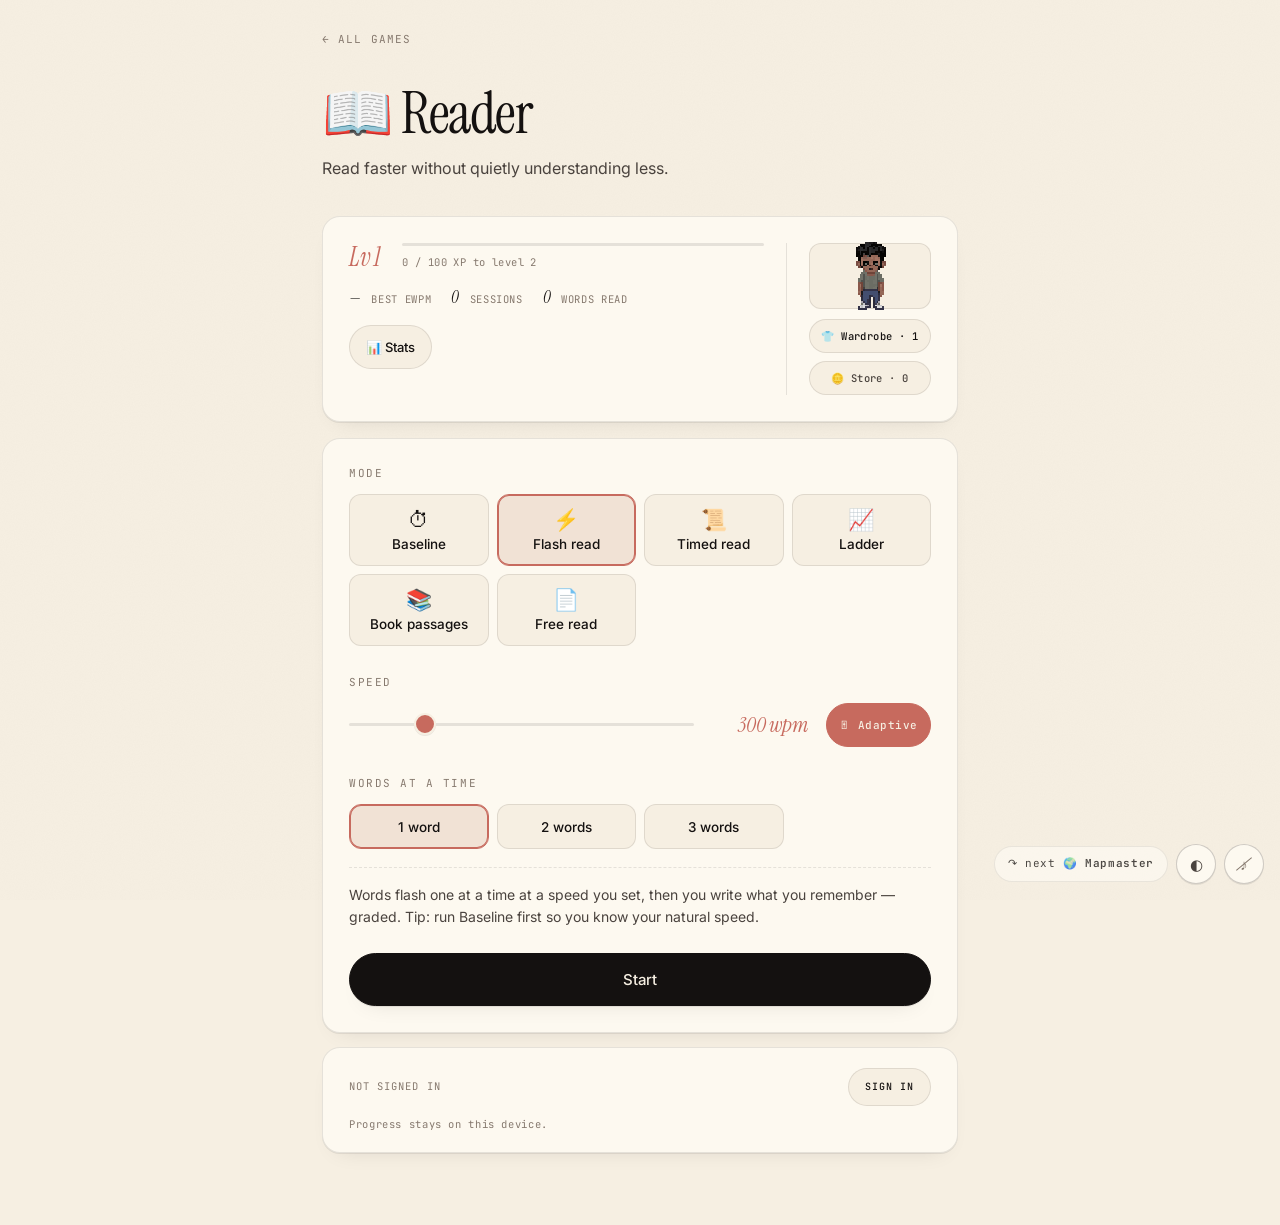
<file: games/reader/index.html>
<!DOCTYPE html>
<html lang="en">
<head>
  <meta charset="UTF-8">
  <meta name="viewport" content="width=device-width, initial-scale=1.0, viewport-fit=cover">
  <meta name="theme-color" content="#F6EFE2">
  <meta name="apple-mobile-web-app-capable" content="yes">
  <title>Reader — Speed Reading Practice</title>
  <link rel="stylesheet" href="../../lib/theme.css">
  <script src="../../lib/theme.js"></script>
  <link rel="stylesheet" href="../../lib/sync.css">
  <link rel="stylesheet" href="../../lib/wardrobe.css">
  <link rel="stylesheet" href="style.css">
  <link rel="icon" href="data:image/svg+xml,<svg xmlns='http://www.w3.org/2000/svg' viewBox='0 0 100 100'><text y='.9em' font-size='90'>📖</text></svg>">
</head>
<body>
<div id="app">

  <!-- ============================= Menu ============================= -->
  <section id="screen-menu" class="screen active">
    <a class="hub-link" href="../../">← All games</a>

    <header class="title">
      <h1>📖 Reader</h1>
      <p>Read faster without quietly understanding less.</p>
    </header>

    <div class="card profile-card">
      <div class="level-badge">Lv&nbsp;<span id="menu-level">1</span></div>
      <div class="xp">
        <div class="xp-bar"><div id="xp-fill"></div></div>
        <span id="xp-label"></span>
      </div>
      <div class="profile-stats" id="profile-stats"></div>
      <button id="stats-btn" title="Your stats">📊 Stats</button>
    </div>

    <div class="card setup-card">
      <h2>Mode</h2>
      <div class="opt-grid" id="mode-options"></div>

      <h2 id="speed-heading">Speed</h2>
      <div class="wpm-row" id="wpm-row">
        <input id="wpm-slider" type="range" min="150" max="900" step="25" value="300">
        <output id="wpm-value">300 wpm</output>
        <button id="wpm-adaptive" class="wpm-adaptive" title="The pace adjusts itself: comprehension holding moves it up, breaking moves it down. Touching the slider switches to manual.">🎚 Adaptive</button>
      </div>

      <h2>Words at a time</h2>
      <div class="opt-grid" id="chunk-options"></div>

      <div id="paste-wrap" class="hidden">
        <h2>Your text</h2>
        <textarea id="paste-input" rows="6" placeholder="Paste anything — a chapter, an article, your own notes…"></textarea>
      </div>

      <div id="book-wrap" class="hidden">
        <h2>Book</h2>
        <div id="book-list" class="book-list"></div>
      </div>

      <div id="setup-hint" class="setup-hint"></div>
      <button id="start-btn" class="primary big">Start</button>
    </div>

    <div class="card account-card" id="account-card"></div>
  </section>

  <!-- ============================= Read ============================= -->
  <section id="screen-read" class="screen">
    <div class="hud">
      <button id="quit-btn" title="Back to menu">✕</button>
      <span id="read-title"></span>
      <span class="hud-spacer"></span>
      <span id="read-wpm"></span>
    </div>

    <div class="progress-track"><div id="progress-fill"></div></div>

    <div class="reader-stage">
      <div class="focus-line"></div>
      <div id="word" class="rsvp-word">
        <span class="pre"></span><span class="orp"></span><span class="post"></span>
      </div>
      <div class="focus-line"></div>
    </div>

    <div id="read-hint" class="read-hint">Space to pause · Esc to quit</div>
    <div id="paused-note" class="paused-note hidden">Paused — press Space to continue</div>
  </section>

  <!-- ========================== Scroll read ========================= -->
  <section id="screen-scroll" class="screen">
    <div class="hud">
      <button id="scroll-quit" title="Back to menu">✕</button>
      <span id="scroll-title"></span>
      <span class="hud-spacer"></span>
      <span id="scroll-clock"></span>
    </div>
    <div class="progress-track" id="scroll-track"><div id="scroll-fill"></div></div>
    <div id="scroll-text" class="scroll-text"></div>
    <button id="scroll-done" class="primary big">I’m done reading</button>
  </section>

  <!-- ============================ Recall ============================ -->
  <section id="screen-recall" class="screen">
    <div class="card recall-card">
      <div class="hud recall-hud">
        <button id="recall-quit" title="Back to menu">✕</button>
        <span id="recall-meta"></span>
      </div>
      <h2>What did you just read?</h2>
      <p class="recall-hint">The main idea and every point you can remember, in your own words. This is the comprehension score — it multiplies your speed.</p>
      <textarea id="recall-text" rows="7" placeholder="The passage was about…" autocomplete="off"></textarea>
      <div id="recall-error" class="recall-error"></div>
      <button id="recall-submit" class="primary big">Grade my recall</button>
      <button id="recall-reread" class="ghost big">😴 Lost focus — re-read it</button>
    </div>
  </section>

  <!-- ============================= Quiz ============================= -->
  <section id="screen-quiz" class="screen">
    <div class="card quiz-card">
      <div id="quiz-progress" class="topic-tag"></div>
      <h2 id="quiz-question"></h2>
      <div id="quiz-options"></div>
    </div>
  </section>

  <!-- ============================ Results ============================ -->
  <section id="screen-results" class="screen">
    <div class="card results-card">
      <h2 id="results-title"></h2>
      <div id="results-score"></div>
      <div id="results-stats" class="results-stats"></div>
      <div id="results-xp" class="results-xp"></div>
      <div id="results-note" class="results-note"></div>
      <div id="results-review"></div>
      <div class="results-actions">
        <button id="again-btn" class="primary big">Go again</button>
        <button id="menu-btn">Menu</button>
      </div>
    </div>
  </section>

  <!-- ============================= Stats ============================= -->
  <section id="screen-stats" class="screen">
    <div class="card stats-card">
      <h2>Your reading</h2>
      <div id="stats-summary" class="profile-stats"></div>
      <div id="stats-projection" class="projection"></div>
      <div id="stats-history"></div>
      <div id="stats-levels"></div>
      <button id="stats-back" class="primary">Back</button>
    </div>
  </section>

</div>

<script src="../../lib/auth.js"></script>
<script src="../../lib/sync.js"></script>
<script src="../../lib/roam.js"></script>
<script src="../../lib/juice.js"></script>
<script src="../../lib/pixel.js"></script>
<script src="../../lib/gear.js"></script>
<script src="../../lib/avatar.js"></script>
<script src="../../lib/wardrobe.js"></script>
<script src="../../lib/next.js"></script>
<script src="passages.js"></script>
<script src="game.js"></script>
</body>
</html>
</file>
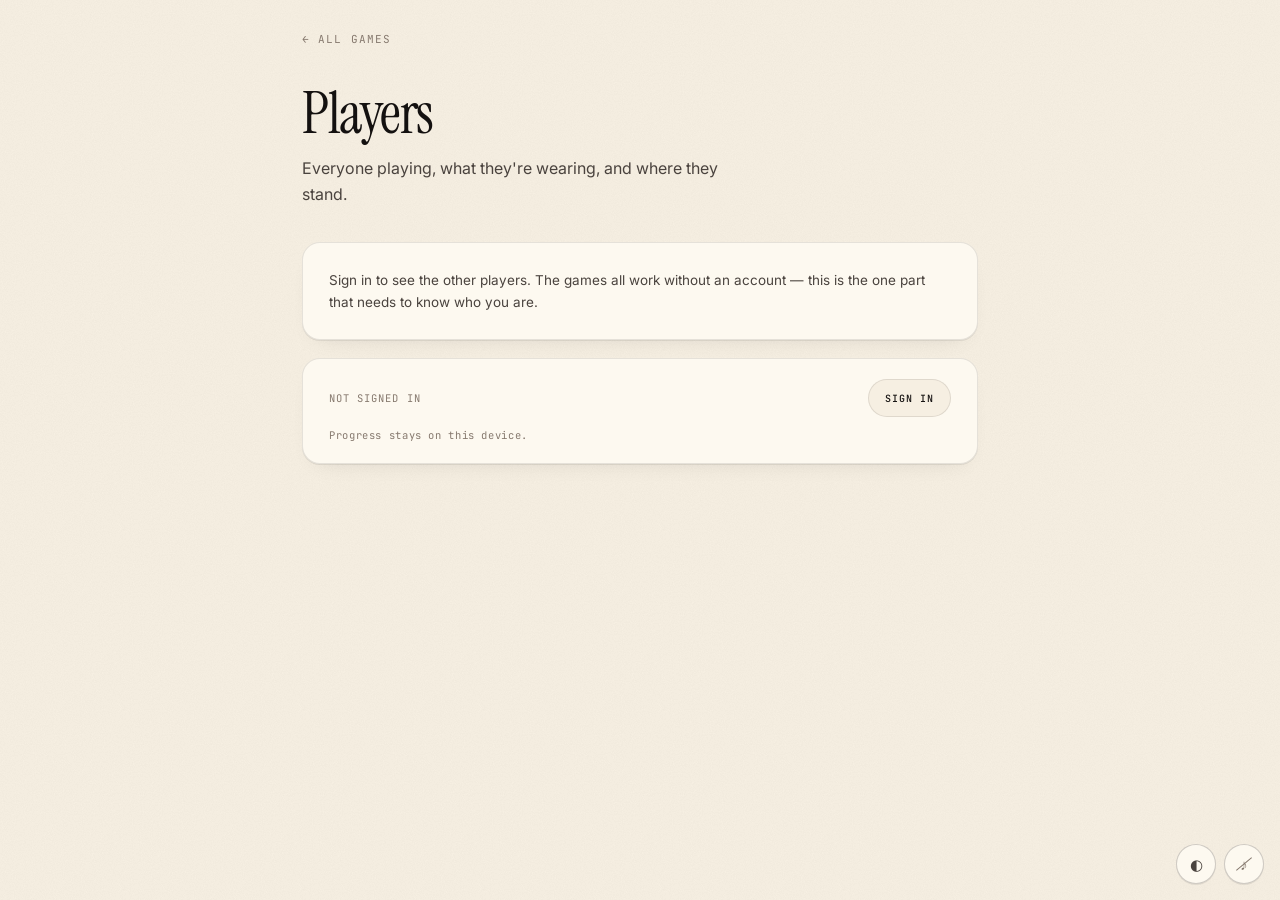
<file: games/roster/index.html>
<!DOCTYPE html>
<html lang="en">
<head>
  <meta charset="UTF-8">
  <meta name="viewport" content="width=device-width, initial-scale=1.0, viewport-fit=cover">
  <meta name="theme-color" content="#F6EFE2">
  <meta name="apple-mobile-web-app-capable" content="yes">
  <title>Players — Jason's Learning Games</title>
  <link rel="stylesheet" href="../../lib/theme.css">
  <script src="../../lib/theme.js"></script>
  <link rel="stylesheet" href="../../lib/sync.css">
  <link rel="stylesheet" href="../../lib/wardrobe.css">
  <link rel="stylesheet" href="style.css">
  <link rel="icon" href="data:image/svg+xml,<svg xmlns='http://www.w3.org/2000/svg' viewBox='0 0 100 100'><text y='.9em' font-size='90'>🏆</text></svg>">
</head>
<body>
<div class="fx-grain"></div>
<div id="app">

  <a class="hub-link" href="../../">← All games</a>

  <div class="title">
    <h1>Players</h1>
    <p>Everyone playing, what they're wearing, and where they stand.</p>
  </div>

  <!-- Signed out: no roster, and no list of who exists either. -->
  <div id="gate" class="card hidden">
    <p class="gate-note">Sign in to see the other players. The games all work without an
      account — this is the one part that needs to know who you are.</p>
  </div>

  <div id="board" class="hidden">
    <div class="seg" id="seg">
      <button class="seg-btn active" data-sort="overall">Rating</button>
      <button class="seg-btn" data-sort="xp">XP</button>
      <button class="seg-btn" data-sort="accuracy">Accuracy</button>
      <button class="seg-btn" data-sort="sessions">Sessions</button>
    </div>

    <div id="roster" class="roster"></div>

    <div class="card ladder-card">
      <h2 class="ladder-title">Per game</h2>
      <p class="ladder-note">Ratings are self-reported by each player's browser. The
        counts above them are not — those are the sessions that actually synced.</p>
      <div id="ladders" class="ladders"></div>
    </div>
  </div>

  <div id="status" class="roster-status"></div>

  <div class="card account-card" id="account-card"></div>

</div>

<script src="../../lib/auth.js"></script>
<script src="../../lib/sync.js"></script>
<script src="../../lib/juice.js"></script>
<script src="../../lib/pixel.js"></script>
<script src="../../lib/gear.js"></script>
<script src="../../lib/avatar.js"></script>
<script src="../../lib/wardrobe.js"></script>
<script src="../../lib/elo.js"></script>
<script src="../../lib/roster.js"></script>
<script src="players.js"></script>
</body>
</html>
</file>
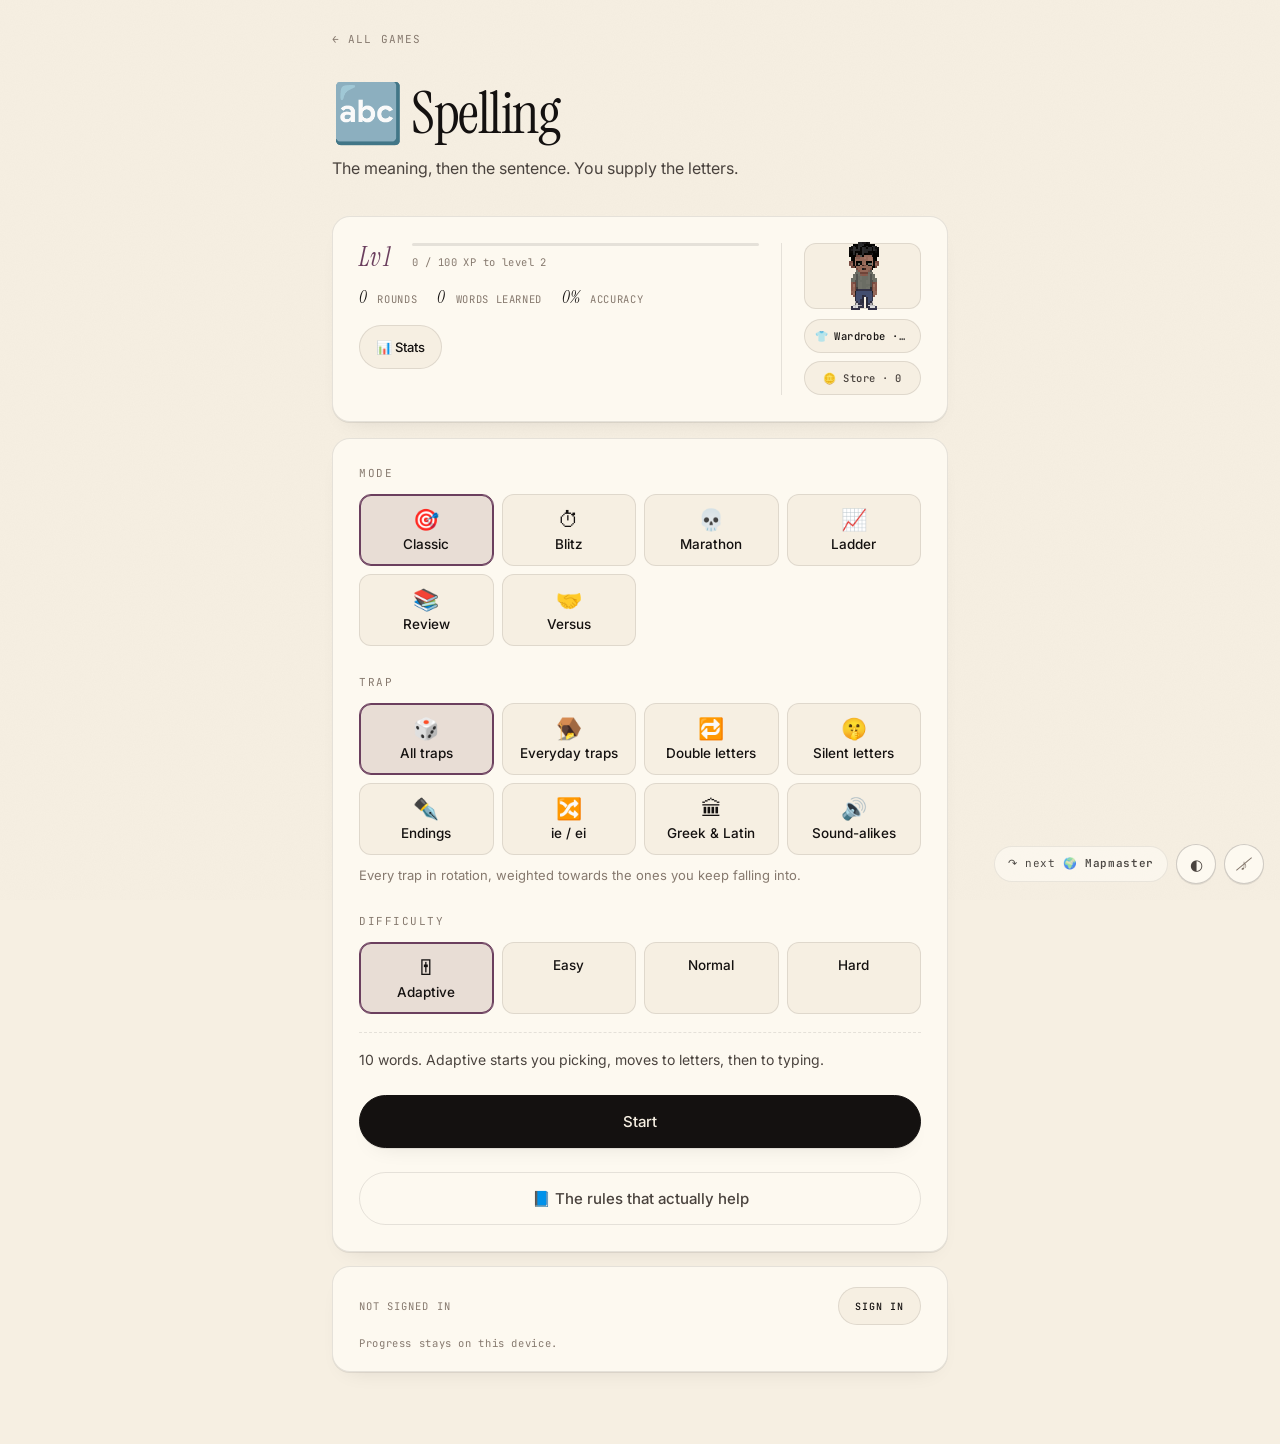
<file: games/spelling/index.html>
<!DOCTYPE html>
<html lang="en">
<head>
  <meta charset="UTF-8">
  <meta name="viewport" content="width=device-width, initial-scale=1.0, viewport-fit=cover">
  <meta name="theme-color" content="#F6EFE2">
  <meta name="apple-mobile-web-app-capable" content="yes">
  <title>Spelling — Spell It From the Meaning</title>
  <link rel="stylesheet" href="../../lib/theme.css">
  <script src="../../lib/theme.js"></script>
  <link rel="stylesheet" href="../../lib/sync.css">
  <link rel="stylesheet" href="../../lib/wardrobe.css">
  <link rel="stylesheet" href="style.css">
  <link rel="icon" href="data:image/svg+xml,<svg xmlns='http://www.w3.org/2000/svg' viewBox='0 0 100 100'><text y='.9em' font-size='90'>🔤</text></svg>">
</head>
<body>
<div id="app">

  <!-- ============================= Menu ============================= -->
  <section id="screen-menu" class="screen active">
    <a class="hub-link" href="../../">← All games</a>

    <header class="title">
      <h1>🔤 Spelling</h1>
      <p>The meaning, then the sentence. You supply the letters.</p>
    </header>

    <div class="card profile-card">
      <div class="level-badge">Lv&nbsp;<span id="menu-level">1</span></div>
      <div class="xp">
        <div class="xp-bar"><div id="xp-fill"></div></div>
        <span id="xp-label"></span>
      </div>
      <div class="profile-stats" id="profile-stats"></div>
      <button id="stats-btn" title="Your stats">📊 Stats</button>
    </div>

    <div class="card setup-card">
      <h2>Mode</h2>
      <div class="opt-grid" id="mode-options"></div>

      <h2>Trap</h2>
      <div class="opt-grid" id="cat-options"></div>
      <p id="cat-blurb" class="cat-blurb"></p>

      <h2>Difficulty</h2>
      <div class="opt-grid" id="difficulty-options"></div>

      <div id="versus-block" class="hidden">
        <h2>Format</h2>
        <div class="opt-grid" id="vsformat-options"></div>
        <p id="vsformat-blurb" class="cat-blurb"></p>

        <h2>Players</h2>
        <div class="vs-names">
          <input id="p1-name" maxlength="12" autocomplete="off" placeholder="Player 1">
          <span class="vs-v">vs</span>
          <input id="p2-name" maxlength="12" autocomplete="off" placeholder="Player 2">
        </div>
      </div>

      <div id="setup-hint" class="setup-hint"></div>
      <button id="start-btn" class="primary big">Start</button>
      <button id="rules-btn" class="ghost big">📘 The rules that actually help</button>
    </div>

    <div class="card account-card" id="account-card"></div>
  </section>

  <!-- ============================= Game ============================= -->
  <section id="screen-game" class="screen">
    <div class="hud">
      <button id="quit-btn" title="Back to menu">✕</button>
      <span id="hud-progress"></span>
      <span id="hud-clock" class="hidden"></span>
      <span class="hud-spacer"></span>
      <span id="hud-lives" class="hidden"></span>
      <span id="hud-streak"></span>
      <b id="hud-score">0 pts</b>
    </div>

    <div class="timer-track"><div id="timer-fill"></div></div>

    <div id="companion" class="companion">
      <span id="companion-rail" class="rail"><span id="companion-avatar" class="racer you"></span></span>
    </div>

    <div class="card question-card">
      <div class="question-head">
        <div id="cat-tag" class="topic-tag"></div>
        <span id="tier-tag" class="tier-tag"></span>
      </div>

      <!-- The word is SPOKEN, never shown. Everything below the say button is
           what a real bee lets you ask the judge for. -->
      <div id="say-block">
        <button id="say-btn" type="button" class="say-btn" aria-label="Hear the word">
          <span class="say-icon">🔊</span><span id="say-label">Hear the word</span>
        </button>
        <button id="say-slow" type="button" class="say-slow">Slower</button>
      </div>

      <div id="judge-row" class="judge-row">
        <button id="ask-def" type="button">Definition</button>
        <button id="ask-sent" type="button">In a sentence</button>
      </div>

      <p id="definition" class="hidden"></p>
      <p id="sentence" class="hidden"></p>

      <div id="choices"></div>

      <div id="build" class="hidden">
        <div id="build-slots" class="build-slots"></div>
        <div id="build-bank" class="build-bank"></div>
        <div class="build-actions">
          <button id="build-undo" type="button">← Undo</button>
          <button id="build-submit" type="button" class="primary">Check</button>
        </div>
      </div>

      <form id="type-form" class="hidden" autocomplete="off">
        <input id="type-input" type="text" inputmode="text" placeholder="Spell it…"
               spellcheck="false" autocapitalize="off" autocorrect="off">
        <button type="submit" class="primary">Check</button>
      </form>

      <div id="feedback"></div>
      <button id="next-btn" class="primary hidden">Next</button>
    </div>
  </section>

  <!-- Opaque cover between versus turns: the outgoing player's last word must
       not still be on screen when the device changes hands. -->
  <div id="handoff" class="handoff hidden">
    <div class="handoff-card">
      <div class="handoff-icon">🤝</div>
      <h2 id="handoff-title"></h2>
      <p id="handoff-sub"></p>
      <button id="handoff-go" class="primary big">Ready</button>
    </div>
  </div>

  <!-- ============================ Results ============================ -->
  <section id="screen-results" class="screen">
    <div class="card results-card">
      <h2 id="results-title"></h2>
      <div id="results-score"></div>
      <div id="results-stats" class="results-stats"></div>
      <div id="results-xp" class="results-xp"></div>
      <div id="results-missed"></div>
      <div class="results-actions">
        <button id="results-chest" class="primary big hidden">Open your chest</button>
        <button id="again-btn" class="primary big">Play again</button>
        <button id="menu-btn">Menu</button>
      </div>
    </div>
  </section>

  <!-- ============================= Rules ============================= -->
  <section id="screen-rules" class="screen">
    <div class="card stats-card">
      <h2>The rules that actually help</h2>
      <p class="learn-intro">Most spelling advice is a list of words. These are
        the handful of patterns that decide hundreds of them — worth a minute
        each, and they carry over to words you have never seen.</p>
      <div class="opt-grid" id="rules-topics"></div>
      <div id="rules-body"></div>
      <button id="rules-back" class="primary">Back</button>
    </div>
  </section>

  <!-- ============================= Stats ============================= -->
  <section id="screen-stats" class="screen">
    <div class="card stats-card">
      <h2>Your spelling</h2>
      <div id="stats-summary" class="profile-stats"></div>
      <div id="stats-cats"></div>
      <div id="stats-weakest"></div>
      <button id="stats-back" class="primary">Back</button>
    </div>
  </section>

</div>

<script src="../../lib/auth.js"></script>
<script src="../../lib/sync.js"></script>
<script src="../../lib/roam.js"></script>
<script src="../../lib/juice.js"></script>
<script src="../../lib/pixel.js"></script>
<script src="../../lib/gear.js"></script>
<script src="../../lib/avatar.js"></script>
<script src="../../lib/wardrobe.js"></script>
<script src="../../lib/next.js"></script>
<script src="data/words.js"></script>
<script src="rules.js"></script>
<script src="game.js"></script>
</body>
</html>
</file>
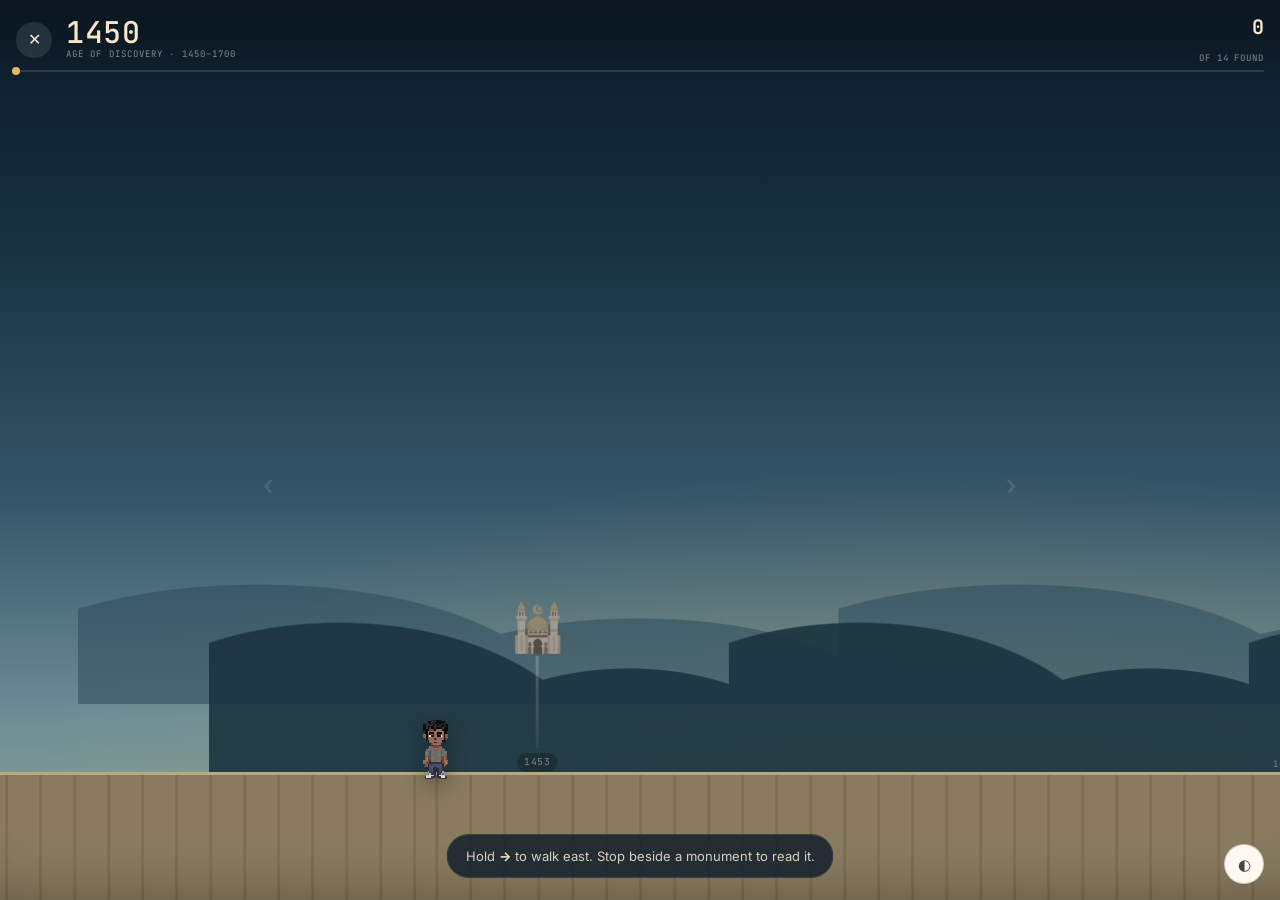
<file: games/chronicle/walk.html>
<!DOCTYPE html>
<html lang="en">
<head>
  <meta charset="UTF-8">
  <meta name="viewport" content="width=device-width, initial-scale=1.0, viewport-fit=cover">
  <meta name="theme-color" content="#F6EFE2">
  <meta name="apple-mobile-web-app-capable" content="yes">
  <title>The Long Walk — Age of Discovery</title>
  <link rel="stylesheet" href="../../lib/theme.css">
  <script src="../../lib/theme.js"></script>
  <link rel="stylesheet" href="../../lib/wardrobe.css">
  <link rel="stylesheet" href="style.css">
  <link rel="stylesheet" href="walk.css">
  <link rel="icon" href="data:image/svg+xml,<svg xmlns='http://www.w3.org/2000/svg' viewBox='0 0 100 100'><text y='.9em' font-size='90'>⛵</text></svg>">
</head>
<body class="walking">

<!-- The whole prototype is one scene. No screens, no modes, no quiz: the
     question this is here to answer is only "does walking a timeline feel
     like anything", and every extra system would muddy the answer. -->
<div id="scene">

  <div id="sky"></div>
  <div id="far" class="layer"></div>
  <div id="mid" class="layer"></div>

  <!-- Everything that lives at a year: mileposts, landmarks, the gate. -->
  <div id="world"></div>

  <div id="ground"></div>

  <!-- The player never moves horizontally; the world does. -->
  <div id="player"></div>

  <!-- The readout that sells the whole idea: the year ticks as you walk. -->
  <header id="hud">
    <a class="walk-back" href="index.html" title="Back to Chronicle">✕</a>
    <div class="hud-year">
      <b id="year">1450</b>
      <span id="era-name">Age of Discovery</span>
    </div>
    <div class="hud-found">
      <b id="found">0</b><span>of <i id="total">0</i> found</span>
    </div>
  </header>

  <!-- Distance covered, as a share of the era. -->
  <div id="track"><div id="track-fill"></div><div id="track-you"></div></div>

  <!-- Slides up when you stop next to something. -->
  <div id="plaque" class="hidden">
    <span class="plaque-year" id="plaque-year"></span>
    <h2 id="plaque-name"></h2>
    <p id="plaque-why"></p>
  </div>

  <div id="hint" class="hint">Hold <b>→</b> to walk east. Stop beside a monument to read it.</div>

  <!-- Touch: two big invisible halves, plus visible arrows so it's discoverable. -->
  <div id="pads">
    <button id="pad-left" aria-label="Walk west">‹</button>
    <button id="pad-right" aria-label="Walk east">›</button>
  </div>

</div>

<script src="../../lib/pixel.js"></script>
<script src="../../lib/gear.js"></script>
<script src="../../lib/avatar.js"></script>
<script src="data/events.js"></script>
<script src="walk.js"></script>
</body>
</html>
</file>
<file: lib/theme.css>
/* lib/theme.css — the shared design system for Jason's Learning Games.
 *
 * The look is Revvive's: cream paper, near-black ink, hairline rules, a serif
 * that does the talking and a mono that does the labelling. Colour is used
 * once per screen, not everywhere — the restraint is the design.
 *
 * One ground, four skins. Every game loads this first and then its own
 * style.css, which sets its two accent stops (--p1/--p2) and styles the parts
 * only it has (the map, the RSVP stage, the sequence builder).
 *
 * Token names are unchanged from the previous system on purpose: the games'
 * skins, lib/sync.css and a few inline rules were written against --glass /
 * --stroke / --sunk / --good, so those still resolve — they just point at
 * paper and ink now instead of glass and neon.
 */

@import url("https://fonts.googleapis.com/css2?family=Instrument+Serif:ital@0;1&family=Inter:wght@300;400;500;600&family=JetBrains+Mono:wght@400;500&display=swap");

/* ====================== tokens ====================== */

:root {
  /* Paper + ink — the whole ground. */
  --paper: #F6EFE2;
  --paper-2: #EFE6D4;
  --card-bg: #FDF9F0;
  --ink: #141110;
  --ink-2: #4A433E;
  --ink-3: #86796E;
  --rule: #1411101a;
  --rule-2: #14111014;

  /* Each game overrides these two. Defaults are Revvive's navy. */
  --p1: #233142;
  --p2: #6B8CAF;

  /* Shared highlight — XP, streaks, the things that only ever go up. */
  --a1: #E8A82C;
  --a2: #C68917;

  --good: #3E5E3A;
  --bad: #C76A5E;

  /* Legacy contract — the games' JS and older rules still ask for these. */
  --bg: var(--paper);
  --bg-2: var(--paper-2);
  --text: var(--ink);
  --text-dim: var(--ink-3);
  --glass: var(--card-bg);
  --glass-2: var(--paper-2);
  --stroke: var(--rule);
  --stroke-hi: #14111033;
  --sunk: var(--paper);
  --card: var(--card-bg);
  --card-edge: var(--rule);
  --primary: var(--p1);
  --primary-deep: #15202B;
  --accent: var(--a1);
  --good-ink: #FFFFFF;
  --bad-ink: #FFFFFF;
  --on-ink: var(--paper);
  --on-good: #FFFFFF;      /* text that sits on a filled good/bad answer — */
  --on-bad: #FFFFFF;       /* flips to dark once those fills lighten for dark mode */
  --ink-hard: #000000;     /* where a pressed primary goes: further from the ground */
  --ripple: #14111018;

  --serif: "Instrument Serif", "Times New Roman", Georgia, serif;
  --sans: "Inter", -apple-system, BlinkMacSystemFont, "Segoe UI", sans-serif;
  --mono: "JetBrains Mono", ui-monospace, "SF Mono", Menlo, monospace;

  --r-sm: 8px;
  --r-md: 12px;
  --r-lg: 18px;
  --r-pill: 999px;

  --shadow: 0 1px 0 #14111014, 0 10px 24px -16px #14111028;
  --shadow-lift: 0 1px 0 #14111014, 0 24px 44px -20px #1411103a;

  --ease: cubic-bezier(.2, .8, .2, 1);
  --spring: cubic-bezier(.2, .8, .2, 1);   /* deliberately not springy */

  --tap: 44px;
}

/* ====================== dark ======================
 * Not an inversion — the same paper stock at night. The ground stays warm
 * (#14120E, not #000) and the text stays cream, so the two themes read as one
 * design in two lights rather than as two designs.
 *
 * Only the ground-level tokens are redefined. Everything else in this file is
 * expressed through them, so the whole system — including each game's skin and
 * lib/sync.css — follows without a second rule being written.
 *
 * lib/theme.js stamps data-theme on <html> from <head>, before first paint.
 * The values below are the only place dark colour is defined. */

:root[data-theme="dark"] {
  --paper: #14120E;
  --paper-2: #1E1A15;
  --card-bg: #1A1712;
  --ink: #F2EDE3;
  --ink-2: #BCB3A4;
  --ink-3: #8A8175;
  --rule: #F2EDE31f;
  --rule-2: #F2EDE314;
  --stroke-hi: #F2EDE33d;

  /* Accents lift off the dark ground; the deep navys and mosses of the light
     theme would vanish into it. */
  --p1: #8AAFD6;
  --p2: #6B8CAF;
  --a1: #F0B646;
  --a2: #E0A63F;
  --good: #6FA968;
  --bad: #E08878;

  /* Filled answer buttons are now light, so their text goes dark. */
  --on-good: #10160F;
  --on-bad: #1E0D0A;
  --ink-hard: #FFFFFF;
  --ripple: #F2EDE322;

  --shadow: 0 1px 0 #00000040, 0 12px 28px -18px #000000cc;
  --shadow-lift: 0 1px 0 #00000040, 0 26px 50px -22px #000000e6;
}

/* The grain has to change sign: dark speckle on cream, light speckle on ink. */
:root[data-theme="dark"] .fx-grain {
  mix-blend-mode: screen;
  filter: invert(1);
  opacity: .05;
}

* { box-sizing: border-box; margin: 0; padding: 0; }

html {
  -webkit-text-size-adjust: 100%;
  scroll-behavior: smooth;
}

html, body { min-height: 100%; }

body {
  background: var(--paper);
  color: var(--ink);
  font-family: var(--sans);
  font-size: 16px;
  font-weight: 400;
  line-height: 1.55;
  min-height: 100dvh;
  overflow-x: hidden;
  -webkit-font-smoothing: antialiased;
  text-rendering: optimizeLegibility;
  -webkit-tap-highlight-color: transparent;
  overscroll-behavior-y: none;
}

::selection { background: var(--p1); color: var(--paper); }

/* Paper grain — the one texture in the system, and the reason the large flat
   cream areas read as stock rather than as #F6EFE2. */
.fx-grain {
  position: fixed;
  inset: 0;
  z-index: 0;
  pointer-events: none;
  opacity: .25;
  mix-blend-mode: multiply;
  background-image: url("data:image/svg+xml;utf8,<svg xmlns='http://www.w3.org/2000/svg' width='180' height='180'><filter id='n'><feTurbulence type='fractalNoise' baseFrequency='0.9' numOctaves='2' stitchTiles='stitch'/><feColorMatrix values='0 0 0 0 0.09  0 0 0 0 0.08  0 0 0 0 0.07  0 0 0 0.06 0'/></filter><rect width='100%' height='100%' filter='url(%23n)'/></svg>");
}
.fx-vignette { display: none; }   /* the old dark-theme layer; nothing to fade on paper */

/* ====================== layout ====================== */

#app,
main.wrap {
  max-width: 720px;
  margin: 0 auto;
  padding: max(20px, env(safe-area-inset-top)) 22px
           calc(72px + env(safe-area-inset-bottom));
  position: relative;
  z-index: 1;
}

@media (max-width: 560px) {
  #app, main.wrap { padding-left: 18px; padding-right: 18px; }
}

.hidden { display: none !important; }

.screen { display: none; }
.screen.active { display: block; animation: fade-up .4s var(--ease) both; }

/* ====================== type ====================== */

h1, h2, h3 { font-weight: 400; }

.title { margin: 26px 0 34px; }

.title h1 {
  font-family: var(--serif);
  font-weight: 400;
  font-size: clamp(2.6rem, 11vw, 3.6rem);
  line-height: .98;
  letter-spacing: -.025em;
}
.title h1 em { font-style: italic; color: var(--p1); }

.title p {
  margin-top: 14px;
  color: var(--ink-2);
  font-size: 1rem;
  line-height: 1.6;
  max-width: 46ch;
}

/* The mono eyebrow with its little rule — Revvive's signature label. */
.eyebrow {
  font-family: var(--mono);
  font-size: 11px;
  font-weight: 400;
  letter-spacing: .16em;
  text-transform: uppercase;
  color: var(--ink-3);
  display: inline-flex;
  align-items: center;
  gap: 12px;
}
.eyebrow::before {
  content: "";
  width: 20px;
  height: 1px;
  background: currentColor;
  display: inline-block;
}

.hub-link {
  display: inline-flex;
  align-items: center;
  gap: 8px;
  min-height: 40px;
  font-family: var(--mono);
  font-size: 11px;
  letter-spacing: .1em;
  text-transform: uppercase;
  color: var(--ink-3);
  text-decoration: none;
  transition: color .2s ease;
}
.hub-link:hover { color: var(--ink); }

/* ====================== cards ====================== */

.card {
  position: relative;
  background: var(--card-bg);
  border: 1px solid var(--rule);
  border-radius: var(--r-lg);
  padding: 26px;
  margin-top: 16px;
  box-shadow: var(--shadow);
}

.screen.active > .card { animation: rise .5s var(--ease) both; }
.screen.active > .card:nth-of-type(2) { animation-delay: .06s; }
.screen.active > .card:nth-of-type(3) { animation-delay: .12s; }
.screen.active > .card:nth-of-type(4) { animation-delay: .18s; }

@keyframes rise {
  from { opacity: 0; transform: translateY(10px); }
  to   { opacity: 1; transform: none; }
}
@keyframes fade-up {
  from { opacity: 0; transform: translateY(6px); }
  to   { opacity: 1; transform: none; }
}
@keyframes fade-soft { from { opacity: 0; } to { opacity: 1; } }

/* ====================== buttons ====================== */

button {
  position: relative;
  overflow: hidden;
  font-family: var(--sans);
  font-size: 14px;
  font-weight: 500;
  color: var(--ink);
  background: var(--paper);
  border: 1px solid var(--rule);
  border-radius: var(--r-pill);
  padding: 11px 20px;
  min-height: var(--tap);
  cursor: pointer;
  touch-action: manipulation;
  -webkit-tap-highlight-color: transparent;
  transition: background .2s ease, color .2s ease, border-color .2s ease,
              box-shadow .2s ease, transform .15s ease;
}
button:hover { border-color: var(--stroke-hi); box-shadow: var(--shadow); }
button:active { transform: translateY(1px); }
button:focus-visible { outline: 2px solid var(--p1); outline-offset: 2px; }
button:disabled { cursor: default; }

/* The one solid black thing on the page is the thing to press. */
button.primary {
  background: var(--ink);
  border-color: var(--ink);
  color: var(--paper);
  font-weight: 500;
  box-shadow: var(--shadow);
}
button.primary:hover { background: var(--ink-hard); box-shadow: var(--shadow-lift); }
button.primary:disabled { opacity: .35; box-shadow: var(--shadow); }

button.big {
  width: 100%;
  padding: 16px 28px;
  font-size: 15px;
  margin-top: 24px;
}

button.ghost {
  background: transparent;
  border-color: var(--rule);
  color: var(--ink-2);
  box-shadow: none;
}
button.ghost:hover { background: var(--paper-2); color: var(--ink); }

/* A wash rather than a splash — the ripple is nearly subliminal on paper. */
.ripple {
  position: absolute;
  border-radius: 50%;
  transform: translate(-50%, -50%) scale(0);
  background: radial-gradient(circle, var(--ripple), transparent 70%);
  pointer-events: none;
  z-index: 2;
  animation: ripple .5s var(--ease) forwards;
}
@keyframes ripple { to { transform: translate(-50%, -50%) scale(1); opacity: 0; } }

/* ====================== option pills ====================== */

/* Every picker in every game is a grid of CARDS, the same object the wardrobe
   uses for gear: a mark on top, a name, and a line of detail. A row of pills
   makes eight modes read as one undifferentiated smear; cards give each one a
   silhouette you can aim at, and they stay legible at a thumb's width. */
.opt-grid {
  display: grid;
  grid-template-columns: repeat(auto-fill, minmax(116px, 1fr));
  gap: 8px;
}
.opt-grid button {
  display: flex;
  flex-direction: column;
  align-items: center;
  justify-content: flex-start;
  gap: 4px;
  padding: 14px 10px 12px;
  min-height: 0;
  border: 1px solid var(--rule);
  border-radius: var(--r-md);
  background: var(--paper);
  font-size: 13.5px;
  line-height: 1.25;
  text-align: center;
  overflow: hidden;
}
.opt-grid button .opt-icon {
  display: block;
  font-size: 21px;
  line-height: 1;
  margin-bottom: 2px;
}
.opt-grid button .sub {
  display: block;
  font-family: var(--mono);
  font-size: 9.5px;
  letter-spacing: .02em;
  line-height: 1.3;
  color: var(--ink-3);
  margin-top: 1px;
}

/* Selected reads the way a worn item does in the wardrobe — a tinted ground
   and a ring, not a solid black fill that shouts over the whole grid.
   Mapmaster says .selected, the others say .active. Both land here. */
.opt-grid button.selected,
.opt-grid button.active {
  border-color: var(--p1);
  box-shadow: inset 0 0 0 1px var(--p1);
  background: color-mix(in srgb, var(--p1) 10%, var(--paper));
  color: var(--ink);
}
.opt-grid button.selected .sub,
.opt-grid button.active .sub { color: var(--ink-2); }

@media (max-width: 560px) {
  .opt-grid { grid-template-columns: repeat(auto-fill, minmax(96px, 1fr)); gap: 6px; }
  .opt-grid button { padding: 12px 7px 10px; font-size: 12.5px; }
  .opt-grid button .opt-icon { font-size: 19px; }
}
.opt-grid button:disabled { opacity: .3; }

/* Inline only outside a card grid — inside one it sits on its own line above
   the label (see .opt-grid button .opt-icon). */
.opt-icon { margin-right: 7px; }
.opt-grid button .opt-icon { margin-right: 0; }

/* Section labels inside a card. */
.setup-card h2,
.card h2.section {
  font-family: var(--mono);
  font-size: 11px;
  font-weight: 400;
  text-transform: uppercase;
  letter-spacing: .14em;
  color: var(--ink-3);
  margin: 28px 0 12px;
}
.setup-card h2:first-child { margin-top: 0; }

.setup-hint {
  margin-top: 18px;
  padding-top: 16px;
  border-top: 1px dashed var(--rule);
  color: var(--ink-2);
  font-size: 14px;
  line-height: 1.6;
  min-height: 1.2em;
}

/* ====================== profile / level / XP ====================== */

/* Two regions: progress on the left, the character on the right at about a
   quarter of the width. A single wrapping flex row put the figure, the
   wardrobe button and the purse in the middle of the stats and pushed Stats
   onto a line of its own — the card read as a jumble rather than two things.

   Placed by grid rather than by wrapping the markup, because the left-hand
   children differ between games and wardrobe.js injects .wardrobe-bay at
   runtime. Columns 1-2 are the progress side; column 3 is the character. */
.profile-card:has(.level-badge) {
  display: grid;
  grid-template-columns: auto minmax(0, 1fr) minmax(122px, 25%);
  /* The character column is taller than the progress side, and a spanning item
     hands its surplus height to every row it crosses — which floated the level
     and XP into the middle of a lot of nothing. Pinning the last row to 1fr
     sends all of it there instead, so the left side stays packed at the top. */
  grid-template-rows: auto auto 1fr;
  align-items: center;
  column-gap: 22px;
  row-gap: 14px;
}

.profile-card:has(.level-badge) .level-badge   { grid-column: 1; grid-row: 1; }
.profile-card:has(.level-badge) .xp            { grid-column: 2; grid-row: 1; }
.profile-card:has(.level-badge) .profile-stats { grid-column: 1 / 3; grid-row: 2; }
.profile-card:has(.level-badge) #stats-btn     { grid-column: 1 / 3; grid-row: 3; justify-self: start; align-self: start; }

/* The character column spans every row of the progress side, so the two
   regions are the same height however many rows the left one grows to. */
/* Only in a game's profile card. The hub's locker also carries .profile-card —
   that is how wardrobe.js finds it — but holds nothing except the character,
   so the three-column grid reserved three quarters of it for nothing. */
.profile-card:has(.level-badge) .wardrobe-bay {
  grid-column: 3;
  grid-row: 1 / -1;
  align-self: stretch;
}

/* No character (a game without the wardrobe): the third column collapses and
   the progress side simply takes the whole card. */
.profile-card:has(.level-badge):not(:has(.wardrobe-bay)) {
  grid-template-columns: auto minmax(0, 1fr);
}

/* On a phone the 122px floor on the character column was claiming a third of
   the card and pushing each stat onto its own line. A lower floor and a
   tighter stat rhythm keep the split near the intended quarter. */
@media (max-width: 560px) {
  .profile-card:has(.level-badge) {
    grid-template-columns: auto minmax(0, 1fr) minmax(102px, 28%);
    column-gap: 14px;
  }
  .profile-card .profile-stats { gap: 8px 14px; }
  .profile-card .profile-stats b { font-size: 15px; margin-right: 3px; }
}

.level-badge {
  font-family: var(--serif);
  font-size: 26px;
  font-style: italic;
  letter-spacing: -.01em;
  color: var(--p1);
  white-space: nowrap;
  line-height: 1;
}
.level-badge small {
  display: block;
  font-family: var(--mono);
  font-size: 9.5px;
  font-style: normal;
  letter-spacing: .12em;
  text-transform: uppercase;
  color: var(--ink-3);
  margin-top: 5px;
}

.xp { flex: 1 1 180px; min-width: 150px; }
.xp-bar {
  height: 3px;
  background: var(--rule);
  border-radius: var(--r-pill);
  overflow: hidden;
  margin-bottom: 8px;
}
#xp-fill {
  height: 100%;
  width: 0;
  background: var(--p1);
  border-radius: var(--r-pill);
  transition: width .9s var(--ease);
}

.xp span, #xp-label {
  display: block;
  font-family: var(--mono);
  font-size: 10.5px;
  letter-spacing: .04em;
  color: var(--ink-3);
}

.profile-stats {
  display: flex;
  gap: 20px;
  flex-wrap: wrap;
  font-family: var(--mono);
  font-size: 10.5px;
  letter-spacing: .06em;
  text-transform: uppercase;
  color: var(--ink-3);
}
.profile-stats b {
  font-family: var(--serif);
  font-style: italic;
  font-size: 17px;
  font-weight: 400;
  letter-spacing: -.01em;
  color: var(--ink);
  text-transform: none;
  margin-right: 4px;
}

#stats-btn { padding: 9px 16px; font-size: 13px; }

/* ====================== HUD ====================== */

.hud {
  display: flex;
  align-items: center;
  gap: 14px;
  padding: 12px 0 14px;
  font-family: var(--mono);
  font-size: 11px;
  letter-spacing: .08em;
  text-transform: uppercase;
  color: var(--ink-3);
  position: sticky;
  top: 0;
  z-index: 20;
  background: color-mix(in oklab, var(--paper) 88%, transparent);
  backdrop-filter: blur(14px) saturate(140%);
  -webkit-backdrop-filter: blur(14px) saturate(140%);
  border-bottom: 1px solid var(--rule);
  margin-bottom: 18px;
}
.hud-spacer { flex: 1; }
.hud-right { margin-left: auto; display: flex; gap: 16px; align-items: center; }

#quit-btn {
  padding: 0;
  width: 32px;
  height: 32px;
  min-height: 32px;
  flex: none;
  display: grid;
  place-items: center;
  border-radius: 50%;
  border-color: var(--rule);
  color: var(--ink-3);
  font-size: 12px;
}
#quit-btn:hover { color: var(--bad); border-color: var(--bad); }

#hud-score {
  font-family: var(--serif);
  font-style: italic;
  font-size: 22px;
  letter-spacing: -.01em;
  text-transform: none;
  color: var(--ink);
  line-height: 1;
}
#hud-streak {
  display: inline-block;
  color: var(--a2);
  font-weight: 500;
  transition: color .2s ease;
}
/* .flare is also used by the hub's day-streak chip, which isn't a HUD. */
#hud-streak.flare, .flare { animation: flare .45s var(--ease) both; }
@keyframes flare {
  0%   { transform: scale(1); }
  40%  { transform: scale(1.14); }
  100% { transform: scale(1); }
}

#hud-timer, #hud-clock { font-variant-numeric: tabular-nums; }
#hud-timer.urgent { color: var(--bad); animation: blink 1s steps(2) infinite; }
@keyframes blink { 50% { opacity: .4; } }

/* ====================== progress rails ====================== */

.timer-track, .progress-track {
  height: 3px;
  background: var(--rule);
  border-radius: var(--r-pill);
  overflow: hidden;
}
#timer-fill, #progress-fill, #scroll-fill {
  height: 100%;
  width: 100%;
  background: var(--p1);
  border-radius: var(--r-pill);
  transition: width .12s linear, background .3s ease;
}
#progress-fill { width: 0; }
#timer-fill.low, #scroll-fill.low { background: var(--bad); }

/* ====================== answers ====================== */

#choices button.correct {
  background: var(--good);
  border-color: var(--good);
  color: var(--on-good);
}
#choices button.wrong {
  background: var(--bad);
  border-color: var(--bad);
  color: var(--on-bad);
}
/* No bounce, no shake — the colour change is the whole message. */

#choices button .key {
  position: absolute;
  left: 12px;
  top: 50%;
  transform: translateY(-50%);
  font-family: var(--mono);
  font-size: 10px;
  color: var(--ink-3);
  border: 1px solid var(--rule);
  border-radius: 4px;
  padding: 2px 6px;
}

#feedback {
  margin-top: 20px;
  min-height: 1.6em;
  font-size: 14.5px;
  line-height: 1.6;
  color: var(--ink-2);
}
#feedback.good, #feedback.bad { animation: fade-up .3s var(--ease) both; }
#feedback.good { color: var(--good); }
#feedback.bad  { color: var(--bad); }
#feedback b { color: var(--ink); font-weight: 500; }

/* Inputs */
/* Typed selectors rather than a bare `input` so checkboxes, radios and range
   sliders keep their native rendering. Add new text-ish types here — one that
   is missing falls back to the browser default, which on a dark theme means a
   white box (how email arrived with the account card). */
input[type="text"], input[type="email"], input[type="password"],
input:not([type]), textarea {
  font-family: var(--sans);
  font-size: 15px;
  color: var(--ink);
  background: var(--paper);
  border: 1px solid var(--rule);
  border-radius: var(--r-md);
  padding: 12px 16px;
  min-height: var(--tap);
  transition: border-color .2s ease, box-shadow .2s ease;
}
input:focus, textarea:focus {
  outline: none;
  border-color: var(--p1);
  box-shadow: 0 0 0 3px color-mix(in oklab, var(--p1) 14%, transparent);
}
::placeholder { color: var(--ink-3); }

/* ====================== results ====================== */

.results-card {
  text-align: center;
  max-width: 560px;
  margin: 30px auto 0;
  padding: 36px 28px;
}
.results-card h2 {
  font-family: var(--serif);
  font-size: 30px;
  line-height: 1.12;
  letter-spacing: -.02em;
}

/* The score is set in the serif, italic, huge — the Revvive stat treatment. */
#results-score {
  font-family: var(--serif);
  font-style: italic;
  font-weight: 400;
  font-size: clamp(64px, 20vw, 92px);
  line-height: .92;
  letter-spacing: -.03em;
  color: var(--p1);
  margin: 18px 0 6px;
}
#results-score small,
#results-score span {
  display: block;
  font-family: var(--mono);
  font-style: normal;
  font-size: 11px;
  letter-spacing: .12em;
  text-transform: uppercase;
  color: var(--ink-3);
  margin-top: 12px;
}
#results-score em {
  display: block;
  font-family: var(--mono);
  font-style: normal;
  font-size: 11px;
  letter-spacing: .12em;
  text-transform: uppercase;
  color: var(--a2);
  margin-top: 8px;
}
#results-score.pop { animation: fade-up .5s var(--ease) both; }

.results-stats {
  display: grid;
  grid-template-columns: repeat(auto-fit, minmax(80px, 1fr));
  gap: 0;
  margin: 28px 0;
  border-top: 1px solid var(--rule);
  border-bottom: 1px solid var(--rule);
}
.results-stats .stat, .stat {
  display: flex;
  flex-direction: column;
  gap: 5px;
  padding: 18px 8px;
  border-right: 1px solid var(--rule);
}
.results-stats .stat:last-child, .stat:last-child { border-right: 0; }
/* An optional mark above the figure. Sized to read at a glance without
   competing with the number, which is still the thing being reported. */
.stat .ic {
  font-style: normal;
  font-size: 14px;
  line-height: 1;
  opacity: .9;
}
.stat b {
  font-family: var(--serif);
  font-style: italic;
  font-weight: 400;
  font-size: 26px;
  line-height: 1;
  letter-spacing: -.01em;
}
.stat span {
  font-family: var(--mono);
  font-size: 9.5px;
  letter-spacing: .1em;
  text-transform: uppercase;
  color: var(--ink-3);
}

#results-best, #results-levelup {
  display: inline-block;
  font-family: var(--mono);
  font-size: 11px;
  letter-spacing: .1em;
  text-transform: uppercase;
  border-radius: var(--r-pill);
  padding: 7px 16px;
  margin: 6px 4px;
  background: #E8A82C1f;
  border: 1px solid #E8A82C55;
  color: var(--a2);
  animation: fade-up .5s var(--ease) both;
}

.results-xp, .results-note {
  font-family: var(--mono);
  font-size: 11px;
  letter-spacing: .06em;
  color: var(--ink-3);
  line-height: 1.7;
  margin-bottom: 10px;
}
.results-xp b, .results-note b { color: var(--a2); font-weight: 400; }

.results-actions { margin-top: 26px; display: grid; gap: 10px; }
.results-actions button { width: 100%; margin-top: 0; }

/* ====================== chips, bars, lists ====================== */

.chips { display: flex; flex-wrap: wrap; gap: 8px; justify-content: center; }
.chip {
  font-family: var(--mono);
  font-size: 11px;
  letter-spacing: .04em;
  background: var(--paper);
  border: 1px solid var(--rule);
  color: var(--ink-2);
  border-radius: var(--r-pill);
  padding: 5px 13px;
}

#results-missed h3, #stats-weakest h3,
#results-review h3, #stats-history h3, #stats-levels h3,
#stats-eras h3 {
  font-family: var(--mono);
  font-size: 11px;
  font-weight: 400;
  text-transform: uppercase;
  letter-spacing: .14em;
  color: var(--ink-3);
  margin: 28px 0 14px;
}

.missed-row {
  display: flex;
  flex-direction: column;
  gap: 5px;
  text-align: left;
  background: var(--paper);
  border: 1px solid var(--rule);
  border-radius: var(--r-md);
  padding: 14px 16px;
  margin-bottom: 8px;
}
.missed-row code {
  font-family: var(--mono);
  font-size: 12.5px;
  line-height: 1.5;
  color: var(--ink);
}
.missed-row span { font-size: 13px; color: var(--ink-2); line-height: 1.5; }
.clean-sweep { color: var(--ink-3); font-size: 14px; margin-top: 12px; }

.topic-row { display: flex; align-items: center; gap: 14px; margin-bottom: 14px; }
.topic-name { flex: 0 0 40%; font-size: 14px; }
.topic-name b { font-family: var(--mono); font-size: 10px; color: var(--ink-3); margin-right: 6px; font-weight: 400; }
.bar {
  flex: 1;
  height: 3px;
  background: var(--rule);
  border-radius: var(--r-pill);
  overflow: hidden;
}
.bar i {
  display: block;
  height: 100%;
  background: var(--p1);
  border-radius: var(--r-pill);
  transform-origin: left;
  animation: grow-bar .8s var(--ease) both;
}
@keyframes grow-bar { from { transform: scaleX(0); } }
.topic-num {
  flex: 0 0 76px;
  text-align: right;
  font-family: var(--mono);
  font-size: 10.5px;
  color: var(--ink-3);
  font-variant-numeric: tabular-nums;
}

.stats-card { max-width: 600px; margin: 24px auto 0; }
.stats-card h2 {
  font-family: var(--serif);
  font-size: 28px;
  letter-spacing: -.02em;
  margin-bottom: 22px;
}
#stats-back { width: 100%; margin-top: 28px; }

/* ====================== feedback layer ====================== */

/* Confetti canvas, injected by lib/juice.js. Used sparingly — milestones only. */
#fx-canvas {
  position: fixed;
  inset: 0;
  z-index: 90;
  pointer-events: none;
}

/* The old full-screen colour flash is gone: on paper it read as a fault. */
#fx-flash { display: none; }

/* A quiet "+120" in mono that lifts and fades. */
.float-points {
  position: fixed;
  transform: translate(-50%, 0);
  pointer-events: none;
  z-index: 95;
  font-family: var(--mono);
  font-size: 13px;
  font-weight: 500;
  letter-spacing: .06em;
  color: var(--good);
  white-space: nowrap;
  animation: drift-up .9s var(--ease) both;
}
.float-points.bad { color: var(--bad); }
.float-points.accent { color: var(--a2); }
@keyframes drift-up {
  0%   { opacity: 0; transform: translate(-50%, 4px); }
  25%  { opacity: 1; transform: translate(-50%, -14px); }
  100% { opacity: 0; transform: translate(-50%, -52px); }
}

/* Milestone toast — a paper card, not a banner. */
#fx-toast {
  position: fixed;
  left: 50%;
  top: calc(18px + env(safe-area-inset-top));
  transform: translateX(-50%);
  z-index: 96;
  display: flex;
  align-items: center;
  gap: 10px;
  padding: 12px 22px;
  border-radius: var(--r-pill);
  background: var(--ink);
  color: var(--paper);
  font-family: var(--mono);
  font-size: 11px;
  letter-spacing: .12em;
  text-transform: uppercase;
  box-shadow: var(--shadow-lift);
  animation: toast-in 2.6s var(--ease) both;
  pointer-events: none;
  max-width: calc(100vw - 36px);
}
@keyframes toast-in {
  0%   { opacity: 0; transform: translate(-50%, -14px); }
  10%, 88% { opacity: 1; transform: translate(-50%, 0); }
  100% { opacity: 0; transform: translate(-50%, -10px); }
}

/* The corner dock. Three different files put something in this corner — the
   sound toggle, the theme toggle and the next-game chip — and each used to pin
   itself with its own `position: fixed`, so they stacked on top of each other.
   They now share one row and lay out with a gap, and a fourth control would
   just slot in. Order is set by CSS, not by which script happens to run first. */
.fx-dock {
  position: fixed;
  right: calc(16px + env(safe-area-inset-right));
  bottom: calc(16px + env(safe-area-inset-bottom));
  z-index: 60;
  display: flex;
  align-items: center;
  gap: 8px;
  flex-wrap: wrap;
  justify-content: flex-end;
  max-width: calc(100vw - 32px);
  pointer-events: none;   /* the gaps shouldn't eat taps meant for the page */
}
.fx-dock > * { pointer-events: auto; }

/* Sound and theme toggles — quiet, but they have to be *findable*: at half
   opacity in a hairline border they read as smudges on cream, which is exactly
   how the first version failed. */
.fx-sound, .fx-theme {
  position: relative;
  width: 40px;
  height: 40px;
  min-height: 40px;
  padding: 0;
  display: grid;
  place-items: center;
  border-radius: 50%;
  font-size: 15px;
  line-height: 1;
  color: var(--ink-2);
  background: var(--card-bg);
  border: 1px solid var(--stroke-hi);
  box-shadow: var(--shadow);
  transition: color .2s ease, box-shadow .2s ease, transform .15s ease;
}
.fx-sound:hover, .fx-theme:hover {
  color: var(--ink);
  box-shadow: var(--shadow-lift);
}

/* Rightmost is the one you reach for most. */
.fx-sound { order: 3; }
.fx-theme { order: 2; }
#next-game-chip { order: 1; }

/* Muted is drawn, not implied by dimness — a struck-through note. */
.fx-sound.muted { color: var(--ink-3); }
.fx-sound.muted::after {
  content: "";
  position: absolute;
  left: 50%;
  top: 50%;
  width: 20px;
  height: 1px;
  background: currentColor;
  transform: translate(-50%, -50%) rotate(-40deg);
}

/* ====================== small screens ====================== */

@media (max-width: 560px) {
  .card { padding: 20px; }
  .title { margin: 20px 0 26px; }
  .results-card { padding: 28px 20px; }
  .results-stats { grid-template-columns: 1fr 1fr; }
  .results-stats .stat:nth-child(2n) { border-right: 0; }
  .results-stats .stat:nth-child(-n+2) { border-bottom: 1px solid var(--rule); }
  .opt-grid button { padding: 10px 14px; font-size: 13px; }
}

/* Number-key hints mean nothing without a keyboard. */
@media (hover: none) {
  #choices button .key { display: none; }
}

/* ====================== motion opt-out ====================== */

@media (prefers-reduced-motion: reduce) {
  *, *::before, *::after {
    animation-duration: .01ms !important;
    animation-iteration-count: 1 !important;
    transition-duration: .01ms !important;
    scroll-behavior: auto !important;
  }
  #timer-fill, #progress-fill, #scroll-fill { transition: width .1s linear !important; }
  #xp-fill { transition: width .3s !important; }
}
</file>
<file: lib/wardrobe.css>
/* lib/wardrobe.css — the figure, the wardrobe panel, the shop, the reveal.
 *
 * Reads its colours from whatever custom properties the host game defines, the
 * same contract lib/sync.css uses, so the character sits in Numbers' moss and
 * Mapmaster's blue without either game knowing about this file. */

/* ------------------------------- figure -------------------------------- */

/* Generated PNG frames stacked on top of each other; the active one is the
   only opaque one. Swapping opacity rather than the <img> src avoids a flash
   the first time each frame appears, which at 11fps is constant. */

/* Every child is absolutely positioned, so the wrapper needs to be told to
   fill its host or it collapses to nothing. */
.avatar {
  position: relative;
  display: block;
  width: 100%;
  height: 100%;
  line-height: 0;
}

.avatar .av-f {
  position: absolute;
  inset: 0;
  width: 100%;
  height: 100%;
  opacity: 0;
  object-fit: contain;
  object-position: bottom center;
  image-rendering: pixelated;
  image-rendering: crisp-edges;
  -webkit-user-select: none;
  user-select: none;
}
.avatar .av-f.on { opacity: 1; }

/* Floating extras — halos, motes, wings, pets. Centred on their placement
   point and sized as a fraction of the sprite, so one drawing fits every
   character in the roster. */
.av-extralayer { position: absolute; inset: 0; pointer-events: none; }
.av-extra {
  position: absolute;
  transform: translate(-50%, -50%);
  image-rendering: pixelated;
  image-rendering: crisp-edges;
}
.av-extra-pet { animation: av-pet-bob 1.1s steps(2) infinite; }
.av-spin { animation: av-mote 3.4s ease-in-out infinite; }

/* Whole-pixel motion only — fractional drift is what makes pixel art shimmer. */
@keyframes av-pet-bob { 0%,49% { transform: translate(-50%,-50%); } 50%,100% { transform: translate(-50%,calc(-50% - 2px)); } }
@keyframes av-mote {
  0%,100% { transform: translate(-50%,-50%); }
  25%     { transform: translate(calc(-50% + 10px),calc(-50% - 6px)); }
  50%     { transform: translate(-50%,calc(-50% - 10px)); }
  75%     { transform: translate(calc(-50% - 10px),calc(-50% - 6px)); }
}

/* Gear rides above the sprite. Each slot is its own <svg>, positioned per
   frame from JS in sprite units. */
.av-gearlayer { position: absolute; inset: 0; pointer-events: none; }
.av-gear { position: absolute; overflow: visible; }
/* Capes and auras belong behind the body, not on top of it. */
.av-gear-back, .av-gear-aura { z-index: -1; }

/* Front-facing sprites can't turn their heads, so being chased reads as a lean
   away from whatever is gaining on you. */
.avatar.behind { transform: rotate(-7deg); }

/* Your Ghost: the same runner, drained and translucent. */
.av-ghost { opacity: .5; }
.av-ghost .av-f { filter: grayscale(.6); }

/* Rival tints. Until each rival has its own generated sprite these are palette
   swaps of one figure — which is what arcade games did to get four fighters
   out of one sheet, so it reads as intent rather than as a shortcut. */
.av-tint-metronome .av-f { filter: grayscale(.85) brightness(1.12); }
.av-tint-kid .av-f       { filter: hue-rotate(-28deg) saturate(1.45) brightness(1.08); }
.av-tint-professor .av-f { filter: hue-rotate(28deg) saturate(.72) brightness(.94); }

@media (prefers-reduced-motion: reduce) {
  .avatar .av-f { transition: none; }
  .av-extra-pet, .av-spin { animation: none; }
}

/* -------------------------------- bay ---------------------------------- */

/* A column: the figure on a small stage, its two controls stacked underneath.
   Bordered off from the progress side so the card reads as two panels. */
.wardrobe-bay {
  position: relative;   /* the panel anchors to this */
  display: flex;
  flex-direction: column;
  align-items: stretch;
  gap: 8px;
  padding-left: 22px;
  border-left: 1px solid var(--rule);
}

.wardrobe-figure {
  width: 100%;
  height: 66px;
  flex: 0 0 auto;
  display: grid;
  place-items: center;
  border-radius: var(--r-md);
  background: var(--paper);
  border: 1px solid var(--rule);
  margin-bottom: 2px;
}
/* The figure is drawn at 1x; give it room without stretching the sprite. */
.wardrobe-figure .avatar { transform: scale(1.25); transform-origin: center; }

.wardrobe-btn, .wardrobe-purse {
  width: 100%;
  padding: 8px 10px;
  min-height: 34px;
  font-family: var(--mono);
  font-size: 10.5px;
  letter-spacing: .04em;
  white-space: nowrap;
  overflow: hidden;
  text-overflow: ellipsis;
}

.wardrobe-purse {
  position: relative;
  font-variant-numeric: tabular-nums;
  color: var(--ink-2);
}
/* Lit only when today's three are actually within reach. */
.wardrobe-purse.affordable {
  color: var(--ink);
  border-color: color-mix(in srgb, var(--a1) 60%, transparent);
}
.wardrobe-purse.affordable::after {
  content: '';
  position: absolute;
  top: 4px;
  right: 4px;
  width: 6px;
  height: 6px;
  border-radius: 50%;
  background: var(--a1);
}

/* A popover hanging off the card, not a block inside the character column.
   `flex: 1 0 100%` was written for the old full-width bay; once that column
   became a quarter of the card the panel was 100% of *that* — a 190px-wide
   shop nobody could read — and being in flow its height inflated the empty
   space on the progress side too. Out of flow fixes both. */
/* Every .card is position:relative with no z-index, so the setup card that
   follows paints over anything hanging out of the profile card. Lift the whole
   card while the panel is open — and only while it is open. */
.profile-card:has(.wardrobe-panel:not(.hidden)) { z-index: 30; }

.wardrobe-panel {
  position: absolute;
  top: calc(100% + 8px);
  right: 0;
  z-index: 40;
  width: min(340px, 80vw);
  border: 1px solid var(--rule);
  border-radius: var(--r-md);
  background: var(--card-bg);
  box-shadow: var(--shadow-lift);
  overflow: hidden;
}

@media (max-width: 560px) {
  /* On a phone it spans the card rather than hugging one corner. */
  .wardrobe-panel { width: min(340px, calc(100vw - 60px)); }
}

.wardrobe-head {
  display: flex;
  align-items: center;
  gap: 10px;
  padding: 10px 12px;
  border-bottom: 1px solid var(--rule);
}
.wardrobe-tabs { display: flex; gap: 4px; flex: 1; }
.wardrobe-tab {
  padding: 5px 12px;
  min-height: 28px;
  font-family: var(--mono);
  font-size: 10px;
  letter-spacing: .12em;
  text-transform: uppercase;
  color: var(--ink-3);
  border-color: transparent;
  background: transparent;
}
.wardrobe-tab.active { color: var(--ink); border-color: var(--rule); background: var(--card-bg); }

.wardrobe-coins {
  font-family: var(--mono);
  font-size: 11px;
  font-variant-numeric: tabular-nums;
  color: var(--a2, var(--ink-2));
}
.wardrobe-close {
  width: 26px; height: 26px; min-height: 26px;
  padding: 0; display: grid; place-items: center;
  border-radius: 50%; font-size: 10px;
}

.wardrobe-body { padding: 12px; }

/* The label sits above its shelf now that the row holds cards, not pills. */
.wardrobe-slot { margin-bottom: 16px; }
.wardrobe-slot-label {
  display: block;
  padding-bottom: 7px;
  font-family: var(--mono);
  font-size: 9px;
  letter-spacing: .12em;
  text-transform: uppercase;
  color: var(--ink-3);
}
/* An inventory you can actually look at: each item drawn on your own figure,
   sized so the difference between a Laurel Wreath and a Top Hat is visible at
   a glance rather than inferred from the word. */
.wd-cards {
  display: grid;
  grid-template-columns: repeat(auto-fill, minmax(84px, 1fr));
  gap: 8px;
}

.wd-card {
  display: flex;
  flex-direction: column;
  align-items: center;
  gap: 4px;
  padding: 10px 6px 9px;
  min-height: 0;
  border: 1px solid var(--rule);
  border-radius: var(--r-md);
  background: var(--paper);
  overflow: hidden;
}
.wd-card:hover { background: var(--paper-2); }

/* The avatar fills whatever box it is given, so the box is the size control. */
.wd-fig { width: 44px; height: 66px; flex: none; }

.wd-item-name {
  font-family: var(--mono);
  font-size: 9.5px;
  font-weight: 500;
  letter-spacing: .01em;
  line-height: 1.25;
  text-align: center;
  color: var(--ink-2);
  /* Two lines, then ellipsis — "Pocket Abacus" should not stretch the grid. */
  display: -webkit-box;
  -webkit-line-clamp: 2;
  -webkit-box-orient: vertical;
  overflow: hidden;
}
.wd-item-src { font-size: 9px; opacity: .5; line-height: 1; }

/* Worn is a state you can see across the whole shelf, not a subtle tint. */
.wd-card.active {
  border-color: var(--p1);
  box-shadow: inset 0 0 0 1px var(--p1);
  background: color-mix(in srgb, var(--p1) 10%, var(--paper));
}
.wd-card.active .wd-item-name { color: var(--ink); }
.wd-card.legendary { border-color: color-mix(in srgb, var(--a1) 55%, transparent); }
.wd-card.legendary.active { border-color: var(--a1); box-shadow: inset 0 0 0 1px var(--a1); }

@media (max-width: 560px) {
  .wd-cards { grid-template-columns: repeat(auto-fill, minmax(74px, 1fr)); gap: 6px; }
  .wd-fig { width: 38px; height: 57px; }
}

.wardrobe-empty, .shop-note {
  font-size: 12.5px;
  line-height: 1.6;
  color: var(--ink-3);
  margin-bottom: 12px;
}

/* What's said about locked gear, and all that's said: how much there is. */
.wardrobe-remaining {
  display: flex;
  align-items: center;
  gap: 10px;
  flex-wrap: wrap;
  margin-top: 12px;
  padding-top: 10px;
  border-top: 1px solid var(--rule);
  font-size: 12.5px;
  color: var(--ink-3);
}
.wardrobe-tally {
  font-family: var(--mono);
  font-size: 10px;
  letter-spacing: .04em;
  white-space: pre;
  margin-left: auto;
}

/* -------------------------------- shop --------------------------------- */

.shop-row {
  display: flex;
  align-items: center;
  gap: 12px;
  padding: 8px 0;
  border-bottom: 1px solid var(--rule-2);
}
.shop-row:last-of-type { border-bottom: none; }
.shop-row.broke { opacity: .55; }
.shop-preview { width: 28px; height: 42px; flex: 0 0 auto; }
.shop-meta { display: flex; flex-direction: column; gap: 2px; flex: 1; }
.shop-name { font-size: 13.5px; }
.shop-slot {
  font-family: var(--mono);
  font-size: 9px;
  letter-spacing: .12em;
  text-transform: uppercase;
  color: var(--ink-3);
}
.shop-buy {
  padding: 7px 13px;
  min-height: 30px;
  font-family: var(--mono);
  font-size: 11px;
  font-variant-numeric: tabular-nums;
}
.shop-buy:disabled { opacity: .4; cursor: not-allowed; }

/* ------------------------------- reveal -------------------------------- */

.reveal-scrim {
  position: fixed;
  inset: 0;
  background: rgba(0, 0, 0, .58);
  backdrop-filter: blur(3px);
  -webkit-backdrop-filter: blur(3px);
  display: flex;
  align-items: center;
  justify-content: center;
  z-index: 90;
  padding: 20px;
  animation: fade-soft .25s var(--ease, ease) both;
}

.reveal-card {
  background: var(--card-bg);
  border: 1px solid var(--stroke-hi);
  border-radius: 20px;
  padding: 26px 28px 22px;
  text-align: center;
  max-width: 320px;
  width: 100%;
  box-shadow: 0 30px 70px -24px rgba(0, 0, 0, .7);
  animation: reveal-in .4s var(--ease, ease) both;
}
@keyframes reveal-in {
  from { opacity: 0; transform: translateY(14px) scale(.96); }
  to   { opacity: 1; transform: none; }
}

.reveal-kicker {
  display: block;
  font-family: var(--mono);
  font-size: 9.5px;
  letter-spacing: .18em;
  text-transform: uppercase;
  color: var(--a2);
  margin-bottom: 14px;
}
/* The chest holds its frames stacked like the runner does, and the lid plays
   once and stops on the open frame rather than looping. */
.chest-stage {
  position: relative;
  width: 128px;
  height: 128px;
  margin: 0 auto 14px;
}
.chest-f {
  position: absolute;
  inset: 0;
  width: 100%;
  height: 100%;
  opacity: 0;
  image-rendering: pixelated;
  image-rendering: crisp-edges;
}
.chest-f.on { opacity: 1; }

.reveal-figure { display: block; width: 84px; height: 126px; margin: 0 auto 12px; }  /* 3x */
.reveal-name {
  font-family: var(--serif);
  font-size: 25px;
  letter-spacing: -.02em;
  margin-bottom: 5px;
}
.reveal-src {
  font-family: var(--mono);
  font-size: 10px;
  letter-spacing: .08em;
  text-transform: uppercase;
  color: var(--ink-3);
}
.reveal-more { font-size: 12px; color: var(--ink-3); margin-top: 8px; }
.reveal-ok { margin-top: 20px; padding: 12px 30px; width: 100%; }

@media (prefers-reduced-motion: reduce) {
  .reveal-card { animation: none; }
}

/* On a phone the two regions stay side by side — the character column is only
   as wide as its buttons — but the figure loses its stage to save height. */
@media (max-width: 560px) {
  .wardrobe-bay { padding-left: 14px; gap: 6px; }
  .wardrobe-figure { height: 54px; }
  .wardrobe-btn, .wardrobe-purse { font-size: 9.5px; padding: 7px 6px; min-height: 32px; }
}

/* Below this the count is the first thing to go — the button still says what
   it opens, which is the part that matters. */
@media (max-width: 430px) {
  .wd-count { display: none; }
}

/* ------------------------------- the locker -----------------------------
   The hub's lobby card styles its own figure, buttons and spacing — all this
   has to do is undo the sidebar column, which only exists for a game's profile
   card. Sizing the figure here as well is what pushed the sprite out of its
   own box. */
.lobby-card .wardrobe-bay {
  flex-direction: row;
  padding-left: 0;
  border-left: none;
}
/* Full-width buttons are a sidebar affordance; on the lobby's wide row they
   each took a line of their own. */
.lobby-card .wardrobe-btn,
.lobby-card .wardrobe-purse { width: auto; }
/* The lobby gives the figure its own stage and a shadow under the feet, so the
   sidebar's framed tile just fights it. */
.lobby-card .wardrobe-figure { background: none; border: none; }

/* The popover is a sidebar answer: in a game the bay is a narrow column, so a
   panel hanging off its right edge sits directly under the button that opened
   it. The lobby's bay is the full width of the card, so right-aligning put the
   panel in the far corner — detached from the button and hanging over the
   scoreboard. Here it goes back to what the hub designed: a full-width row
   inside the card, which simply makes the card taller. */
.lobby-card .wardrobe-panel {
  position: static;
  width: 100%;
  flex: 1 0 100%;
  margin-top: 6px;
  box-shadow: none;
}

/* The locker has room for the counts even where a game's sidebar does not. */
@media (max-width: 430px) {
  .lobby-card .wd-count { display: inline; }
}
</file>
<file: lib/sync.css>
/* lib/sync.css — styles for the shared Cloud sync card.
 *
 * Deliberately palette-agnostic: it consumes the tokens lib/theme.css defines
 * (--rule, --ink-3, --mono, --good, --bad, --a2), so it picks up whatever
 * accent the game is wearing without knowing which one.
 */

.sync-card { margin-top: 14px; padding: 20px 26px; }

.sync-row {
  display: flex;
  align-items: center;
  justify-content: space-between;
  gap: 14px;
}

.sync-status {
  display: inline-flex;
  align-items: center;
  gap: 9px;
  font-family: var(--mono);
  font-size: 10.5px;
  letter-spacing: .1em;
  text-transform: uppercase;
  color: var(--ink-3);
}
.sync-status.ok { color: var(--good); }
.sync-status.bad { color: var(--bad); }
.sync-status.busy { color: var(--a2); }

/* A pulsing dot while a sync is in flight — the only moving thing on a card
   that is otherwise pure plumbing. */
.sync-status.busy::before {
  content: "";
  width: 6px;
  height: 6px;
  border-radius: 50%;
  background: currentColor;
  animation: sync-pulse 1.4s ease-in-out infinite;
}
@keyframes sync-pulse { 50% { opacity: .3; } }

.sync-btn {
  flex: none;
  padding: 8px 16px;
  min-height: 38px;
  font-family: var(--mono);
  font-size: 10px;
  letter-spacing: .1em;
  text-transform: uppercase;
}

.sync-panel {
  margin-top: 18px;
  padding-top: 18px;
  border-top: 1px dashed var(--rule);
  animation: fade-up .3s var(--ease) both;
}
.sync-panel p {
  color: var(--ink-2);
  font-size: 13.5px;
  line-height: 1.65;
  margin-bottom: 14px;
}

.sync-form { display: flex; gap: 8px; flex-wrap: wrap; }
.sync-form input { flex: 1 1 200px; }
.sync-form button { flex: 0 0 auto; }

@media (max-width: 460px) {
  .sync-form input { flex: 1 1 100%; }
  .sync-form button { flex: 1; }
}

/* ---------------------------------------------------------------------------
   Account card (lib/auth.js)

   The sync card's successor. It inherits the sync shapes wholesale rather than
   restating them, because it occupies the same slot on the same screens and
   should not look like a second kind of thing.
   --------------------------------------------------------------------------- */

.account-card { margin-top: 14px; padding: 20px 26px; }

.account-row {
  display: flex;
  align-items: center;
  justify-content: space-between;
  gap: 14px;
}

.account-status {
  display: inline-flex;
  align-items: center;
  gap: 9px;
  font-family: var(--mono);
  font-size: 10.5px;
  letter-spacing: .1em;
  text-transform: uppercase;
  color: var(--ink-3);
}
.account-status.ok { color: var(--good); }

.account-btn {
  flex: none;
  padding: 8px 16px;
  min-height: 38px;
  font-family: var(--mono);
  font-size: 10px;
  letter-spacing: .1em;
  text-transform: uppercase;
}

/* Sync state, written by lib/sync.js into the slot the account card leaves it.
   Subordinate to the status line above by design — who you are is the headline,
   whether the last upload landed is the footnote. */
.account-sync {
  margin-top: 10px;
  font-family: var(--mono);
  font-size: 10.5px;
  letter-spacing: .06em;
  color: var(--ink-3);
}
.account-sync.ok { color: var(--good); }
.account-sync.bad { color: var(--bad); }
.account-sync.busy { color: var(--a2); }

.account-panel {
  margin-top: 18px;
  padding-top: 18px;
  border-top: 1px dashed var(--rule);
  animation: fade-up .3s var(--ease) both;
}
.account-panel p {
  color: var(--ink-2);
  font-size: 13.5px;
  line-height: 1.65;
  margin-bottom: 14px;
}

.account-form { display: flex; gap: 8px; flex-wrap: wrap; }
.account-form input { flex: 1 1 200px; }
.account-form button { flex: 0 0 auto; }
/* Display name only appears while creating an account; hidden must win over
   the flex display the inputs above carry. */
.account-form input[hidden] { display: none; }

.account-msg {
  margin-top: 12px;
  min-height: 1.2em;
  font-family: var(--mono);
  font-size: 10.5px;
  letter-spacing: .06em;
  color: var(--ink-3);
}
.account-msg.bad { color: var(--bad); }

/* A plain text button — switching between sign in and sign up is a change of
   mind, not an action, and shouldn't compete with the real one above it. */
.account-link {
  margin-top: 14px;
  padding: 0;
  border: 0;
  background: none;
  min-height: 0;
  font-family: var(--mono);
  font-size: 10.5px;
  letter-spacing: .06em;
  color: var(--ink-3);
  text-decoration: underline;
  text-underline-offset: 3px;
  cursor: pointer;
}
.account-link:hover { color: var(--ink-2); }

@media (max-width: 460px) {
  .account-form input { flex: 1 1 100%; }
  .account-form button { flex: 1; }
}
</file>
<file: games/briefing/style.css>
/* Briefing — skin over lib/theme.css.
 *
 * Ink on paper, literally: this one IS a newspaper. The shared theme owns
 * everything common; this file owns the day tabs, the story page, the grading
 * cards, and the market table. */

:root {
  --p1: #3D5A80;          /* pressman's ink blue */
  --p2: #6E93B8;
}

:root[data-theme="dark"] {
  --p1: #86ABD4;
  --p2: #6E93B8;
}

#app { max-width: 680px; }

/* ------------------------------ day tabs ------------------------------ */

.day-tabs {
  display: flex;
  gap: 6px;
  overflow-x: auto;
  padding: 2px 2px 10px;
  -webkit-overflow-scrolling: touch;
  scrollbar-width: none;
}
.day-tabs::-webkit-scrollbar { display: none; }

.day-tab {
  flex: none;
  padding: 9px 14px;
  min-height: 40px;
  font-family: var(--mono);
  font-size: 11px;
  letter-spacing: .06em;
  text-transform: uppercase;
  border-radius: var(--r-pill);
  white-space: nowrap;
}
.day-tab.active {
  background: var(--ink);
  color: var(--paper);
  border-color: var(--ink);
}
.day-tab.done { border-color: var(--good); }
.day-tab.done em {
  font-style: normal;
  font-family: var(--serif);
  font-size: 13px;
  color: var(--good);
  margin-left: 3px;
}
.day-tab.active.done em { color: var(--paper); }


/* ------------------------------ story page ------------------------------ */

.story-card { padding: 28px 26px; margin-top: 4px; }

.story-meta {
  font-family: var(--mono);
  font-size: 10px;
  letter-spacing: .16em;
  text-transform: uppercase;
  color: var(--ink-3);
  display: flex;
  align-items: center;
  gap: 12px;
  margin-bottom: 16px;
}
.story-meta::after { content: ""; flex: 1; height: 1px; background: var(--rule); }

.panel-title {
  font-family: var(--serif);
  font-size: clamp(24px, 6.2vw, 31px);
  /* No text-wrap: balance here — it broke headlines early into cramped equal
     lines. Natural wrapping + looser leading reads like a paper, not a squeeze. */
  line-height: 1.22;
  letter-spacing: -.015em;
  margin-bottom: 12px;
}
.panel-sub { font-size: 14px; line-height: 1.6; color: var(--ink-2); margin-bottom: 6px; }
.loading-pulse { animation: pulse-soft 1.4s ease-in-out infinite; }
@keyframes pulse-soft { 50% { opacity: .45; } }

.story-what {
  font-size: 15.5px;
  line-height: 1.65;
  color: var(--ink-2);
  margin-bottom: 12px;
}

.story-details { margin: 0 0 16px 18px; padding: 0; }
.story-details li {
  font-size: 14px;
  line-height: 1.6;
  color: var(--ink-2);
  margin-bottom: 6px;
}
/* The bolded specifics — figures, magnitudes, acronyms — step up to full ink. */
.story-details b, .story-what b { color: var(--ink); font-weight: 650; }

.hint-reveal {
  margin-bottom: 12px;
  padding: 12px 14px;
  background: var(--paper-2);
  border-radius: var(--r-md);
}
.hint-reveal b {
  display: block;
  font-family: var(--mono);
  font-size: 10px;
  letter-spacing: .14em;
  text-transform: uppercase;
  color: var(--ink-3);
  margin-bottom: 6px;
}
.hint-reveal ul { margin: 0 0 0 18px; }
.hint-reveal li { font-size: 13.5px; line-height: 1.55; color: var(--ink-2); margin-bottom: 3px; }

#hint-btn { width: 100%; margin-bottom: 12px; font-size: 13px; }

.pending-note {
  font-family: var(--mono);
  font-size: 11px;
  letter-spacing: .1em;
  text-transform: uppercase;
  color: var(--p1);
  margin: 4px 0 10px;
  animation: pulse-soft 1.4s ease-in-out infinite;
}
.submitted-text {
  font-size: 14px;
  line-height: 1.65;
  color: var(--ink-2);
  background: var(--paper-2);
  border-radius: var(--r-md);
  padding: 12px 14px;
  white-space: pre-wrap;
}

/* ------------------------- end-of-day review ------------------------- */

.review-item {
  text-align: left;
  padding: 16px 0;
  border-top: 1px solid var(--rule);
  margin-top: 4px;
}
.review-head {
  display: flex;
  align-items: baseline;
  justify-content: space-between;
  gap: 12px;
  margin-bottom: 6px;
}
.review-tab {
  font-family: var(--mono);
  font-size: 10px;
  letter-spacing: .14em;
  text-transform: uppercase;
  color: var(--ink-3);
}
.review-grade { font-family: var(--serif); font-size: 24px; color: var(--p1); }
.review-grade small { font-family: var(--mono); font-size: 11px; color: var(--ink-3); }
.review-item p { font-size: 13.5px; line-height: 1.6; color: var(--ink-2); margin-bottom: 8px; }
.review-item ul { margin: 0 0 0 18px; }
.review-item li { font-size: 12.5px; line-height: 1.55; color: var(--ink-3); margin-bottom: 3px; }

.sources { display: flex; flex-direction: column; gap: 6px; margin-bottom: 6px; }
.sources a {
  font-size: 12.5px;
  color: var(--p1);
  text-decoration: none;
  border-bottom: 1px solid color-mix(in oklab, var(--p1) 35%, transparent);
  width: fit-content;
  line-height: 1.5;
}
.sources a:hover { border-bottom-color: var(--p1); }

/* ------------------------------ your turn ------------------------------ */

.take-prompts {
  display: flex;
  flex-wrap: wrap;
  gap: 6px;
  margin: 16px 0 10px;
  padding-top: 16px;
  border-top: 1px solid var(--rule);
}
.take-prompts span {
  font-size: 12.5px;
  color: var(--ink-2);
  border: 1px solid var(--rule);
  border-radius: var(--r-pill);
  padding: 4px 12px;
}

#take-input {
  width: 100%;
  font: inherit;
  font-size: 14.5px;
  line-height: 1.65;
  resize: vertical;
  min-height: 120px;
  margin-bottom: 12px;
}

.btn-row { display: flex; gap: 8px; align-items: stretch; }
.btn-row #grade-btn { flex: 1; }
#done-btn { flex: none; font-size: 13px; white-space: nowrap; padding: 0 18px; }
.grade-error { color: var(--bad); font-size: 13px; margin-top: 8px; min-height: 1.2em; }

@media (max-width: 460px) {
  .btn-row { flex-direction: column; }
  #done-btn { padding: 12px 18px; }
}

#done-btn.done-below { width: 100%; margin-top: 16px; }

/* ------------------------------ the grade ------------------------------ */

.grade-card {
  margin-top: 18px;
  padding-top: 4px;
  border-top: 1px solid var(--rule);
  animation: rise .4s var(--ease) both;
}

.grade-head { display: flex; align-items: baseline; gap: 14px; margin: 14px 0 10px; }
.grade-letter {
  font-family: var(--serif);
  font-size: 58px;
  line-height: 1;
  letter-spacing: -.02em;
  color: var(--p1);
}
.grade-score { font-family: var(--mono); font-size: 15px; color: var(--ink-2); }
.grade-score small { color: var(--ink-3); }

.grade-summary {
  font-size: 14.5px;
  line-height: 1.65;
  color: var(--ink);
  margin-bottom: 14px;
  max-width: 58ch;
}

.grade-list { margin-bottom: 12px; }
.grade-list b {
  display: block;
  font-family: var(--mono);
  font-size: 10px;
  letter-spacing: .14em;
  text-transform: uppercase;
  margin-bottom: 6px;
}
.good-list b { color: var(--good); }
.miss-list b { color: var(--bad); }
.grade-list ul { margin: 0 0 0 18px; padding: 0; }
.grade-list li { font-size: 13.5px; line-height: 1.55; color: var(--ink-2); margin-bottom: 4px; }

.reveal-block {
  margin-top: 14px;
  padding: 14px 16px;
  background: var(--paper-2);
  border-radius: var(--r-md);
}
.reveal-block b {
  display: block;
  font-family: var(--mono);
  font-size: 10px;
  letter-spacing: .14em;
  text-transform: uppercase;
  color: var(--ink-3);
  margin-bottom: 8px;
}
.reveal-block p {
  font-family: var(--serif);
  font-size: 17px;
  line-height: 1.55;
  letter-spacing: -.01em;
}
.reveal-block ul { margin: 0 0 0 18px; }
.reveal-block li { font-size: 13.5px; line-height: 1.6; color: var(--ink-2); margin-bottom: 4px; }

/* ------------------------------- markets ------------------------------- */

.mkt-table {
  width: 100%;
  border-collapse: collapse;
  margin-bottom: 14px;
  font-variant-numeric: tabular-nums;
}
.mkt-table th {
  font-family: var(--mono);
  font-size: 9.5px;
  letter-spacing: .12em;
  text-transform: uppercase;
  color: var(--ink-3);
  text-align: right;
  padding: 6px 4px;
  border-bottom: 1px solid var(--rule);
  font-weight: 500;
}
.mkt-table th:first-child { text-align: left; }
.mkt-table td {
  padding: 9px 4px;
  font-size: 14px;
  text-align: right;
  border-bottom: 1px solid var(--rule-2);
}
.mkt-table td:first-child { text-align: left; font-weight: 500; }
.mkt-table .up { color: var(--good); }
.mkt-table .down { color: var(--bad); }

.mkt-commentary {
  font-family: var(--serif);
  font-size: 16.5px;
  line-height: 1.6;
  letter-spacing: -.01em;
  padding-left: 16px;
  border-left: 2px solid var(--p1);
  margin-bottom: 8px;
}

/* Weekly context bullets under the table. */
.mkt-context {
  margin: 0 0 8px 0;
  padding-left: 16px;
  border-left: 2px solid var(--p1);
  list-style: none;
}
.mkt-context li {
  font-size: 14px;
  line-height: 1.6;
  color: var(--ink-2);
  margin-bottom: 6px;
}
.mkt-context li::before { content: "— "; color: var(--p1); }
.mkt-context b, .grade-list b + ul b { color: var(--ink); font-weight: 650; }

/* Connections — the dimension being trained gets its own ink. */
.conn-list b { color: var(--p1); }
.conn-suggest {
  margin-top: 14px;
  padding: 12px 14px;
  background: var(--paper-2);
  border-left: 2px solid var(--a1);
  border-radius: var(--r-md);
}
.conn-suggest b {
  display: block;
  font-family: var(--mono);
  font-size: 10px;
  letter-spacing: .14em;
  text-transform: uppercase;
  color: var(--a1);
  margin-bottom: 6px;
}
.conn-suggest p { font-size: 13.5px; line-height: 1.6; color: var(--ink); }

/* ------------------------------- stats ------------------------------- */

#stats-week h3 {
  font-family: var(--mono);
  font-size: 10px;
  letter-spacing: .16em;
  text-transform: uppercase;
  color: var(--ink-3);
  margin: 22px 0 10px;
}
.daygrid { display: flex; gap: 8px; flex-wrap: wrap; }
.daycell {
  width: 30px;
  height: 30px;
  display: grid;
  place-items: center;
  border: 1px solid var(--rule);
  border-radius: var(--r-md);
  color: var(--ink-3);
  font-size: 15px;
}
.daycell.done { background: var(--p1); border-color: var(--p1); color: var(--paper); }

/* --------------------------- small screens --------------------------- */

@media (max-width: 560px) {
  .story-card { padding: 22px 16px; }
  .grade-letter { font-size: 48px; }
  .mkt-table td { font-size: 13px; }
}
</file>
<file: games/chronicle/style.css>
/* Chronicle — skin over lib/theme.css.
 *
 * Bronze on paper: an archive page, not a neon timeline. The shared theme owns
 * everything common; this file owns the question stage, the sequence builder,
 * and the era bars. */

:root {
  --p1: #8A6A3B;          /* bronze */
  --p2: #C79A4F;          /* aged gold */
}

:root[data-theme="dark"] {
  --p1: #D6AC6A;
  --p2: #C79A4F;
}

#app { max-width: 680px; }

/* --------------------------- question stage --------------------------- */

.question-card {
  text-align: center;
  padding: 38px 24px 30px;
  margin-top: 6px;
}

.topic-tag {
  display: inline-block;
  font-family: var(--mono);
  font-size: 10px;
  letter-spacing: .16em;
  text-transform: uppercase;
  color: var(--ink-3);
  border: 1px solid var(--rule);
  border-radius: var(--r-pill);
  padding: 5px 13px;
  margin-bottom: 22px;
}

#question { margin-bottom: 30px; }
.q-lead {
  display: block;
  font-family: var(--mono);
  font-size: 10.5px;
  letter-spacing: .14em;
  text-transform: uppercase;
  color: var(--ink-3);
}
/* The event itself, set like a headline in an old paper. */
.q-event {
  display: block;
  margin-top: 14px;
  font-family: var(--serif);
  font-size: clamp(28px, 8vw, 40px);
  line-height: 1.1;
  letter-spacing: -.025em;
  text-wrap: balance;
}

#choices { display: grid; grid-template-columns: 1fr; gap: 8px; }
#choices button {
  padding: 15px 18px 15px 46px;
  min-height: 56px;
  font-size: 14.5px;
  text-align: left;
  line-height: 1.4;
  border-radius: var(--r-md);
  position: relative;
}
#choices button.enter { animation: rise .32s var(--ease) both; }
#choices button.enter:nth-child(2) { animation-delay: .04s; }
#choices button.enter:nth-child(3) { animation-delay: .08s; }
#choices button.enter:nth-child(4) { animation-delay: .12s; }
#choices button:disabled { opacity: 1; }
#choices button:disabled:not(.correct):not(.wrong) { opacity: .32; }

#next-btn { margin-top: 22px; padding: 14px 36px; }

/* --------------------------- sequence builder --------------------------- */

.seq-slots {
  display: flex;
  flex-direction: column;
  margin-bottom: 22px;
  border-top: 1px solid var(--rule);
}
.seq-chip,
.seq-empty {
  display: flex;
  align-items: center;
  gap: 14px;
  min-height: 54px;
  padding: 12px 14px;
  text-align: left;
  font-size: 14px;
  line-height: 1.35;
  border: none;
  border-bottom: 1px solid var(--rule);
  border-radius: 0;
  background: transparent;
}
.seq-chip { animation: fade-up .25s var(--ease) both; }
.seq-chip:hover { background: var(--paper-2); box-shadow: none; }
/* The ordinal is the point of this drill, so it gets the serif. */
.seq-chip b {
  flex: none;
  min-width: 26px;
  font-family: var(--serif);
  font-style: italic;
  font-weight: 400;
  font-size: 20px;
  color: var(--p1);
}
.seq-chip.reveal.right { box-shadow: inset 2px 0 0 var(--good); }
.seq-chip.reveal.wrong { box-shadow: inset 2px 0 0 var(--bad); }

.seq-empty {
  justify-content: center;
  font-family: var(--mono);
  font-size: 10px;
  letter-spacing: .12em;
  text-transform: uppercase;
  color: var(--ink-3);
  border-bottom: 1px dashed var(--rule);
}

.seq-pool {
  display: grid;
  grid-template-columns: 1fr;
  gap: 8px;
  margin-bottom: 20px;
}
.seq-pool button {
  min-height: 52px;
  padding: 13px 16px;
  font-size: 14px;
  text-align: left;
  line-height: 1.35;
  border-radius: var(--r-md);
}

#seq-check { width: 100%; padding: 15px; }

/* ------------------------------- stats ------------------------------- */

.era-row {
  display: flex;
  align-items: center;
  gap: 14px;
  padding: 12px 0;
  border-bottom: 1px solid var(--rule);
  animation: rise .4s var(--ease) both;
}
.era-name { flex: 0 0 44%; display: flex; flex-direction: column; gap: 2px; }
.era-name b { font-size: 14px; font-weight: 500; }
.era-name small {
  font-family: var(--mono);
  font-size: 9.5px;
  letter-spacing: .08em;
  text-transform: uppercase;
  color: var(--ink-3);
}
.era-num {
  flex: 0 0 44px;
  text-align: right;
  font-family: var(--mono);
  font-size: 10.5px;
  color: var(--ink-3);
  font-variant-numeric: tabular-nums;
}

/* ---------------------------- timeline strip ----------------------------
 *
 * The picture the game was missing. Eight era bands of equal width, every
 * event in the bank a dot at its true year inside its band — so the Ancient
 * World reads as empty road and the Information Age as a pile-up. */

.tl-strip {
  display: flex;
  gap: 3px;
  align-items: flex-end;
  width: 100%;
}

.tl-era { flex: 1 1 0; min-width: 0; display: flex; flex-direction: column; gap: 5px; }

.tl-band {
  position: relative;
  display: block;
  height: 26px;
  border-radius: 3px;
  background: var(--paper-2);
  box-shadow: inset 0 0 0 1px var(--rule-2);
  overflow: hidden;
}
.tl-era.focus .tl-band {
  background: color-mix(in oklab, var(--p1) 12%, var(--paper-2));
  box-shadow: inset 0 0 0 1px color-mix(in oklab, var(--p1) 35%, transparent);
}

/* A dot is 5px because a timeline of 113 events on a phone has about 3px per
   event to play with — any bigger and the bands are solid bars. */
.tl-dot {
  position: absolute;
  top: 50%;
  width: 5px;
  height: 5px;
  margin: -2.5px 0 0 -2.5px;
  border-radius: 50%;
  background: var(--ink-3);
  opacity: .3;
  transition: background .3s var(--ease), opacity .3s var(--ease), box-shadow .3s var(--ease);
}
.tl-dot.pinned { background: var(--p1); opacity: .85; }
.tl-dot.learned {
  background: var(--a1);
  opacity: 1;
  box-shadow: 0 0 0 1.5px color-mix(in oklab, var(--a1) 35%, transparent);
}
/* Placed in this very session — worth catching the eye once. */
.tl-dot.fresh { animation: tl-pin .7s var(--ease) both; }
@keyframes tl-pin {
  0%   { transform: scale(0) translateY(-8px); opacity: 0; }
  55%  { transform: scale(2.1) translateY(0); opacity: 1; }
  100% { transform: scale(1); }
}

/* Years, left-aligned to the band they open — an axis tick, not a caption. */
.tl-era-name {
  font-family: var(--mono);
  font-size: 8.5px;
  letter-spacing: .02em;
  color: var(--ink-3);
  line-height: 1.25;
  white-space: nowrap;
  font-variant-numeric: tabular-nums;
}

.tl-strip.compact .tl-era-name { display: none; }
.tl-strip.compact .tl-band { height: 16px; border-radius: 2px; }

.tl-legend {
  display: flex;
  align-items: center;
  gap: 14px;
  margin-top: 12px;
  font-family: var(--mono);
  font-size: 9.5px;
  letter-spacing: .1em;
  text-transform: uppercase;
  color: var(--ink-3);
}
.tl-legend b { color: var(--p1); font-weight: 500; font-size: 11px; }
.tl-legend span { display: inline-flex; align-items: center; gap: 5px; }
/* The legend's swatches are the same element, out of a band and back in flow. */
.tl-legend .tl-dot { position: static; margin: 0; width: 6px; height: 6px; }

.menu-strip { margin: 4px 0 22px; }

/* Always in view while studying, so a pin is something you watch land. */
.study-strip {
  margin: 10px 2px 0;
  animation: fade-up .4s var(--ease) both;
}

#results-strip:not(:empty) { margin: 22px 0 4px; }
#results-score .score-arrow {
  display: inline;
  font-style: normal;
  font-size: .42em;
  color: var(--ink-3);
  vertical-align: middle;
  margin: 0 .16em;
}

/* ------------------------------- study ------------------------------- */

.learn-intro { color: var(--ink-2); font-size: 14px; line-height: 1.65; margin-bottom: 20px; }

/* Cards, not a ruled list — each course is its own object to press. */
.study-list {
  display: grid;
  grid-template-columns: repeat(auto-fill, minmax(196px, 1fr));
  gap: 10px;
}

.study-row {
  position: relative;
  display: flex;
  flex-direction: column;
  align-items: stretch;
  gap: 10px;
  width: 100%;
  text-align: left;
  padding: 20px 18px 16px;
  min-height: 132px;
  overflow: hidden;
  border: 1px solid var(--rule);
  border-radius: var(--r-lg);
  background: var(--card-bg);
  box-shadow: var(--shadow);
  transition: transform .22s ease, box-shadow .22s ease, border-color .22s ease;
}
/* The card's whole colour budget: a printed band across the head. */
.study-row::before {
  content: "";
  position: absolute;
  inset: 0 0 auto;
  height: 3px;
  background: var(--p1);
  opacity: .5;
}
.study-row:hover {
  transform: translateY(-3px);
  box-shadow: var(--shadow-lift);
  border-color: var(--stroke-hi);
}
.study-row:active { transform: translateY(0); }

/* The mark sits in a bordered tile like the hub's game cards, so the picker
   scans as a set of objects rather than as text. */
.syl-icon {
  flex: none;
  width: 40px;
  height: 40px;
  display: grid;
  place-items: center;
  font-size: 1.05rem;
  border-radius: var(--r-md);
  background: var(--paper);
  border: 1px solid var(--rule);
}

.study-row-body { flex: 1; min-width: 0; display: flex; flex-direction: column; gap: 4px; }

/* The line that answers "what even is this age?" */
.study-row-body i {
  font-style: normal;
  font-size: 12.5px;
  line-height: 1.5;
  color: var(--ink-2);
  margin-top: 4px;
}
.study-row-body b {
  font-family: var(--serif);
  font-size: 21px;
  font-weight: 400;
  letter-spacing: -.015em;
}
.study-row-body em {
  font-style: normal;
  font-family: var(--mono);
  font-size: 10px;
  letter-spacing: .1em;
  text-transform: uppercase;
  color: var(--ink-3);
}
.study-row-mark {
  flex: none;
  margin-top: auto;
  padding-top: 12px;
  border-top: 1px solid var(--rule-2);
  font-family: var(--mono);
  font-size: 9.5px;
  letter-spacing: .1em;
  text-transform: uppercase;
  color: var(--ink-3);
}
.study-row.done .study-row-mark { color: var(--good); }
/* How much of this era is on the strip — the honest progress line. */
.row-placed { display: block; margin-top: 3px; color: var(--ink-3); }

/* ------------------------------- the walk -------------------------------
 *
 * An experiment, and it says so. Sits under the courses because it is not one
 * — it's the same era with the reading laid out as ground you cross. */

.walk-link {
  display: flex;
  align-items: center;
  gap: 14px;
  margin-top: 12px;
  padding: 16px 18px;
  text-decoration: none;
  color: inherit;
  border: 1px dashed var(--stroke-hi);
  border-radius: var(--r-lg);
  background: var(--paper);
  transition: transform .22s ease, border-color .22s ease, background .22s ease;
}
.walk-link:hover {
  transform: translateY(-2px);
  border-color: var(--p1);
  background: color-mix(in oklab, var(--p1) 5%, var(--paper));
}
.walk-icon {
  flex: none;
  width: 40px;
  height: 40px;
  display: grid;
  place-items: center;
  font-size: 1.05rem;
  border-radius: var(--r-md);
  background: var(--card-bg);
  border: 1px solid var(--rule);
}
.walk-body { flex: 1; min-width: 0; display: flex; flex-direction: column; gap: 3px; }
.walk-body b { font-family: var(--serif); font-size: 19px; font-weight: 400; }
.walk-body em {
  font-style: normal;
  font-family: var(--mono);
  font-size: 9px;
  letter-spacing: .14em;
  text-transform: uppercase;
  color: var(--a2);
}
.walk-body i { font-style: normal; font-size: 12.5px; line-height: 1.5; color: var(--ink-2); margin-top: 3px; }
.walk-go { flex: none; color: var(--p1); font-size: 18px; }

/* The overview is the recommended entry point: it takes the full width and
   the only saturated band on the screen. */
.study-row.primer { grid-column: 1 / -1; min-height: 0; }
.study-row.primer .syl-icon {
  background: color-mix(in oklab, var(--p1) 16%, var(--paper));
  border-color: color-mix(in oklab, var(--p1) 40%, transparent);
}
.study-row.primer::before { opacity: 1; height: 4px; }
.study-row.primer .study-row-body b { color: var(--p1); }
.study-row.primer .study-row-body em {
  font-family: var(--sans);
  font-size: 12.5px;
  line-height: 1.5;
  letter-spacing: 0;
  text-transform: none;
  color: var(--ink-2);
}

/* ---------------------------- reading card ---------------------------- */

.study-card { padding: 30px 26px; margin-top: 6px; }

#study-fill {
  height: 100%;
  width: 0;
  background: var(--p1);
  border-radius: var(--r-pill);
  transition: width .45s var(--ease);
}

/* The passage reads like a brief: headline, one-line lead, then bullets.
   Two bullet shapes, because they carry different things — a dated event is a
   year plus a fact, a concept is a labelled point. */
.study-passage .panel-title {
  font-family: var(--serif);
  font-size: clamp(26px, 7vw, 33px);
  line-height: 1.12;
  letter-spacing: -.02em;
  text-wrap: balance;
  margin-bottom: 10px;
}
.study-passage .story-what {
  font-size: 16px;
  line-height: 1.6;
  color: var(--ink-2);
  margin-bottom: 20px;
  max-width: 54ch;
}

.study-passage .story-details { list-style: none; margin: 0; padding: 0; }
.study-passage .story-details li {
  padding: 14px 0;
  border-top: 1px solid var(--rule-2);
}
.study-passage .story-details li:last-child { padding-bottom: 0; }

/* A dated event: year in the margin, fact beside it, why underneath. */
.study-passage .story-details li.ev { display: flex; gap: 14px; }
.study-passage .story-details li.ev > b {
  flex: 0 0 72px;
  font-family: var(--mono);
  font-size: 11px;
  font-weight: 500;
  letter-spacing: .04em;
  color: var(--p1);
  padding-top: 4px;
  font-variant-numeric: tabular-nums;
}
.study-passage .story-details li.ev > span {
  flex: 1;
  min-width: 0;
  display: flex;
  flex-direction: column;
  gap: 4px;
  font-size: 15.5px;
  line-height: 1.45;
}
.study-passage .story-details li.ev em {
  font-style: normal;
  font-size: 13.5px;
  line-height: 1.55;
  color: var(--ink-2);
}

/* A concept: the label sits above its sentence, never jammed against it. */
.study-passage .story-details li.pt > b {
  display: block;
  font-family: var(--mono);
  font-size: 10px;
  font-weight: 500;
  letter-spacing: .14em;
  text-transform: uppercase;
  color: var(--p1);
  margin-bottom: 6px;
}
.study-passage .story-details li.pt > span {
  display: block;
  font-size: 15.5px;
  line-height: 1.6;
  max-width: 56ch;
}

/* --------------------------- the order builder --------------------------- */

.order-head { margin-bottom: 24px; text-align: center; }

/* An empty slot only has to be a target, not a row — at full height, five
   blanks push the options you have to tap off the bottom of a phone. They grow
   into full rows as you fill them, which is most of the feedback. */
#order-slots .seq-empty { min-height: 34px; }
.order-note {
  margin: 14px auto 0;
  max-width: 44ch;
  font-size: 13.5px;
  line-height: 1.6;
  color: var(--ink-2);
}

#study-check { width: 100%; padding: 15px; margin-top: 4px; }

/* ------------------------------ the rungs ------------------------------
 *
 * Open book vs book closed is the whole difference between two screens that
 * otherwise look identical, so it gets said out loud above the question. */

.rung-tag {
  display: flex;
  align-items: baseline;
  justify-content: center;
  gap: 7px;
  margin-bottom: 20px;
  font-family: var(--mono);
  font-size: 9.5px;
  letter-spacing: .12em;
  text-transform: uppercase;
  color: var(--ink-3);
}
.rung-tag b {
  font-weight: 500;
  padding: 4px 10px;
  border-radius: var(--r-pill);
  letter-spacing: .1em;
}
.rung-tag.open b {
  color: var(--good);
  background: color-mix(in oklab, var(--good) 12%, transparent);
}
.rung-tag.closed b {
  color: var(--p1);
  background: color-mix(in oklab, var(--p1) 14%, transparent);
}

.study-q { margin: 2px 0 22px; }

#study-choices { display: grid; grid-template-columns: 1fr; gap: 8px; }
#study-choices button {
  padding: 14px 18px;
  min-height: 54px;
  font-size: 14.5px;
  text-align: left;
  line-height: 1.4;
  border-radius: var(--r-md);
}
#study-choices button.enter { animation: rise .3s var(--ease) both; }
#study-choices button:disabled { opacity: 1; }
#study-choices button:disabled:not(.correct):not(.wrong) { opacity: .32; }

#study-feedback {
  margin-top: 18px;
  min-height: 1.6em;
  font-size: 14px;
  line-height: 1.6;
  color: var(--ink-2);
}
#study-feedback.good { color: var(--good); }
#study-feedback.bad { color: var(--bad); }
#study-feedback.good, #study-feedback.bad { animation: fade-up .3s var(--ease) both; }

#study-next { margin-top: 20px; width: 100%; }
#study-reread {
  width: 100%;
  margin-top: 8px;
  min-height: 40px;
  font-family: var(--mono);
  font-size: 10px;
  letter-spacing: .12em;
  text-transform: uppercase;
}

/* --------------------------- small screens --------------------------- */

@media (max-width: 560px) {
  .question-card { padding: 28px 16px 24px; }
  .study-card { padding: 24px 18px; }
  .study-passage .story-details li > b { flex-basis: 62px; }
  .study-row-body b { font-size: 19px; }
  .era-name { flex: 0 0 42%; }
  .seq-chip, .seq-pool button { font-size: 13px; }
}

/* Touch devices: number-key hints are meaningless without a keyboard */
@media (hover: none) {
  #choices button .key { display: none; }
  #choices button { padding-left: 18px; }
}

/* ------------------------------ versus (1v1) ------------------------------ */
/* Deliberately the same shapes Mapmaster uses. Versus is one mode that happens
   to live in several games, and it should feel like the same mode in each. */

#versus-block { margin-top: 26px; }

.vs-blurb {
  font-size: 13px;
  line-height: 1.6;
  color: var(--ink-2);
  margin: 12px 2px 0;
  padding-left: 12px;
  border-left: 1px solid var(--rule);
}

.vs-names { display: flex; align-items: center; gap: 10px; }
.vs-names input {
  flex: 1;
  min-width: 0;
  padding: 12px 14px;
  border-radius: var(--r-md);
  font-size: 15px;
}
.vs-v {
  font-family: var(--serif);
  font-style: italic;
  font-size: 17px;
  color: var(--ink-3);
  flex: none;
}

/* The pass-the-device curtain: opaque on purpose — it covers the board so the
   last answer can't be read off the screen. */
.handoff {
  position: fixed;
  inset: 0;
  z-index: 60;
  display: grid;
  place-items: center;
  padding: 24px;
  background: var(--paper);
}
.handoff.hidden { display: none; }
.handoff-card {
  max-width: 380px;
  width: 100%;
  text-align: center;
  border: 1px solid var(--rule);
  border-radius: var(--r-lg);
  background: var(--card-bg);
  padding: 34px 28px;
  box-shadow: var(--shadow);
  animation: rise .3s var(--ease) both;
}
.handoff-icon { font-size: 34px; }
.handoff-card h2 {
  font-family: var(--serif);
  font-size: 30px;
  letter-spacing: -.02em;
  margin: 10px 0 8px;
}
.handoff-card p { color: var(--ink-2); font-size: 14.5px; line-height: 1.6; margin-bottom: 22px; }
.handoff-card button { width: 100%; }

/* The turn clock borrows Blitz's slot; red when it's nearly gone. */
#hud-clock.urgent { color: var(--bad); }
</file>
<file: games/mapmaster/style.css>
/* Mapmaster — skin over lib/theme.css.
 *
 * Navy on paper, like a printed atlas: cream sea, warm tinted land, a hairline
 * coastline. The shared theme owns every shape the games have in common; this
 * file sets the accent and styles the one thing only Mapmaster has. */

:root {
  --p1: #233142;          /* navy */
  --p2: #6B8CAF;          /* its light companion */

  /* rival ink colours (race mode) */
  --rival-metronome: #86796E;
  --rival-kid: #C9860F;
  --rival-professor: #8A6A4F;

  /* Atlas palette. Land sits warmer and darker than the sea so the coastline
     reads at a glance on a phone in daylight. */
  --sea: #FDF9F0;
  --land: #DCCEB2;
  --land-edge: #14111033;
  --land-hover: #C9B893;
}

/* At night the atlas is printed the other way round: dark sea, warm land that
   still reads as the raised thing. Loaded after lib/theme.css, so these win. */
:root[data-theme="dark"] {
  --p1: #8AB4DE;
  --p2: #6B8CAF;

  --rival-metronome: #ADA095;
  --rival-kid: #E8A82C;
  --rival-professor: #BE9670;

  --sea: #100E0A;
  --land: #3B3327;
  --land-edge: #F2EDE322;
  --land-hover: #4E4334;
}

#app { max-width: 940px; }

/* ------------------------------- map ------------------------------- */

.map-wrap {
  position: relative;
  margin-top: 4px;
  border: 1px solid var(--rule);
  border-radius: var(--r-lg);
  overflow: hidden;
  background: var(--sea);
  box-shadow: var(--shadow);
  animation: rise .5s var(--ease) both;
}

#map {
  display: block;
  width: 100%;
  height: auto;
  user-select: none;
  -webkit-user-select: none;
  touch-action: manipulation;
  -webkit-tap-highlight-color: transparent;
}

#map .country {
  fill: var(--land);
  stroke: var(--land-edge);
  stroke-width: .5;
  transition: fill .2s ease;
}

/* In clickable modes the map owns touch gestures (pan/pinch) entirely */
#map.clickable { touch-action: none; cursor: grab; }
#map.clickable .country { cursor: pointer; }
#map.clickable .country:hover { fill: var(--land-hover); }

#map .country.dim { fill: #E7DCC4; }
:root[data-theme="dark"] #map .country.dim { fill: #272117; }

#map .country.target {
  fill: var(--a1);
  stroke: var(--stroke-hi);
  stroke-width: .8;
  animation: target-fade 1.8s ease-in-out infinite;
}
@keyframes target-fade {
  0%, 100% { fill: var(--a1); }
  50%      { fill: #F2C766; }
}

#map .country.correct { fill: var(--good); }
#map .country.wrong { fill: var(--bad); }

#zoom-toggle {
  position: absolute;
  top: 12px;
  right: 12px;
  padding: 8px 15px;
  min-height: 36px;
  font-family: var(--mono);
  font-size: 10px;
  letter-spacing: .1em;
  text-transform: uppercase;
  background: color-mix(in oklab, var(--paper) 88%, transparent);
  backdrop-filter: blur(10px);
  -webkit-backdrop-filter: blur(10px);
}

#map-tip {
  position: absolute;
  pointer-events: none;
  background: var(--ink);
  color: var(--paper);
  border: none;
  padding: 6px 12px;
  border-radius: var(--r-pill);
  font-family: var(--mono);
  font-size: 10.5px;
  letter-spacing: .04em;
  transform: translate(-50%, -140%);
  white-space: nowrap;
  z-index: 5;
  box-shadow: var(--shadow);
}

/* ------------------------------ panel ------------------------------ */

.panel { margin-top: 24px; text-align: center; }

#prompt {
  font-family: var(--serif);
  font-size: clamp(26px, 6.5vw, 34px);
  line-height: 1.15;
  letter-spacing: -.02em;
  margin-bottom: 22px;
  min-height: 1.2em;
  animation: fade-up .35s var(--ease) both;
}
#prompt b { font-weight: 400; font-style: italic; color: var(--p1); }
#prompt .attempts {
  display: block;
  font-family: var(--mono);
  font-size: 10.5px;
  letter-spacing: .12em;
  text-transform: uppercase;
  color: var(--ink-3);
  margin-top: 10px;
}

#choices {
  display: grid;
  grid-template-columns: repeat(auto-fit, minmax(180px, 1fr));
  gap: 8px;
  max-width: 700px;
  margin: 0 auto;
}
#choices button {
  padding: 15px 16px;
  min-height: 54px;
  font-size: 15px;
  border-radius: var(--r-md);
  animation: rise .35s var(--ease) both;
}
#choices button:nth-child(2) { animation-delay: .04s; }
#choices button:nth-child(3) { animation-delay: .08s; }
#choices button:nth-child(4) { animation-delay: .12s; }

#type-form { display: flex; gap: 8px; justify-content: center; flex-wrap: wrap; }
#type-input { width: min(340px, 70vw); text-align: center; }

#next-btn, #explore-done { margin-top: 22px; padding: 14px 34px; }

#explore-info {
  margin: 16px auto 0;
  max-width: 460px;
  background: var(--card-bg);
  border: 1px solid var(--rule);
  border-radius: var(--r-lg);
  padding: 22px;
  text-align: left;
  box-shadow: var(--shadow);
  animation: rise .35s var(--ease) both;
}
#explore-info h3 {
  font-family: var(--serif);
  font-size: 26px;
  letter-spacing: -.02em;
  margin-bottom: 8px;
}
#explore-info p { color: var(--ink-2); font-size: 14px; line-height: 1.6; }

/* Flags are images, not emoji — Windows has no flag-emoji font. The hairline
   keeps white flags (Japan, Switzerland's cross) off the cream ground. */
.flag-big,
.flag-mid,
.flag-inline {
  border-radius: 3px;
  box-shadow: 0 0 0 1px var(--rule);
  object-fit: cover;
  user-select: none;
}
.flag-big {
  display: block;
  width: 170px;
  height: 113px;
  border-radius: 6px;
  margin: 0 auto 16px;
  box-shadow: 0 0 0 1px var(--rule), var(--shadow);
  animation: fade-up .4s var(--ease) both;
}
.flag-mid { width: 42px; height: 28px; vertical-align: -8px; border-radius: 4px; }
.flag-inline { width: 21px; height: 14px; vertical-align: -2px; }

/* ------------------------------ stats ------------------------------ */

.continent-row {
  display: flex;
  align-items: center;
  gap: 16px;
  padding: 14px 0;
  border-bottom: 1px solid var(--rule);
  animation: rise .4s var(--ease) both;
}
.continent-row:last-child { border-bottom: none; }
.continent-row:nth-child(2) { animation-delay: .04s; }
.continent-row:nth-child(3) { animation-delay: .08s; }
.continent-row:nth-child(4) { animation-delay: .12s; }
.continent-row:nth-child(5) { animation-delay: .16s; }
.continent-row:nth-child(6) { animation-delay: .20s; }

/* The completion ring, drawn in navy on paper rather than as a glowing dial. */
.ring {
  --p: 0;
  width: 50px;
  height: 50px;
  flex: none;
  border-radius: 50%;
  background: conic-gradient(from -90deg, var(--p1) calc(var(--p) * 1%), var(--rule) 0);
  display: grid;
  place-items: center;
}
.ring span {
  width: 40px;
  height: 40px;
  border-radius: 50%;
  background: var(--card-bg);
  display: grid;
  place-items: center;
  font-family: var(--mono);
  font-size: 10px;
  letter-spacing: .02em;
  font-variant-numeric: tabular-nums;
}

.continent-info { display: flex; flex-direction: column; gap: 3px; }
.continent-info b {
  font-family: var(--serif);
  font-size: 20px;
  font-weight: 400;
  letter-spacing: -.01em;
}
.continent-info span {
  font-family: var(--mono);
  font-size: 10px;
  letter-spacing: .08em;
  text-transform: uppercase;
  color: var(--ink-3);
}

#stats-weakest { margin-top: 8px; }
#stats-weakest .chips { justify-content: flex-start; }
#stats-weakest .chip { border-color: #C76A5E4d; color: var(--bad); }

/* --------------------------- small screens --------------------------- */

@media (max-width: 640px) {
  #choices { grid-template-columns: 1fr 1fr; gap: 7px; }
  #choices button { padding: 14px 8px; font-size: 13.5px; min-height: 56px; }
  #type-input { width: 100%; }
  #type-form button { flex: 1; }
  .flag-big { width: 144px; height: 96px; }
}

/* Cloud sync card styles live in lib/sync.css, shared across games. */

/* ------------------------------ race (rival) ------------------------------ */
.race {
  margin: 14px 0 2px;
  padding: 14px 16px 12px;
  background: var(--card-bg);
  border: 1px solid var(--rule);
  border-radius: var(--r-md);
}

.race-head {
  display: flex;
  align-items: center;
  justify-content: space-between;
  gap: 10px;
  margin-bottom: 12px;
  font-family: var(--mono);
  font-size: 10px;
  letter-spacing: .14em;
  text-transform: uppercase;
}
.race-vs { color: var(--ink-3); }
.race-vs b { font-size: 13px; }

.race-gap { font-weight: 500; transition: color .3s var(--ease); }
.race-gap.ahead  { color: var(--good); }
.race-gap.behind { color: var(--bad); }
.race-gap.level  { color: var(--ink-2); }

.race-lane {
  display: flex;
  align-items: flex-end;
  gap: 10px;
  height: 50px;
}
.lane-tag {
  flex: 0 0 34px;
  font-family: var(--mono);
  font-size: 9px;
  letter-spacing: .12em;
  text-transform: uppercase;
  color: var(--ink-3);
}
.lane-legs {
  flex: 0 0 38px;
  text-align: right;
  font-family: var(--mono);
  font-size: 11px;
  font-variant-numeric: tabular-nums;
  color: var(--ink-3);
}

/* The rail carries a tick per leg, so position reads as "3 of 10" at a glance
   rather than as an abstract percentage. */
.rail {
  position: relative;
  flex: 1;
  height: 2px;
  background: repeating-linear-gradient(
    to right,
    var(--rule) 0 1px,
    transparent 1px 10%
  ), var(--rule-2);
  border-radius: 2px;
}
.rail::after {
  content: '';
  position: absolute;
  right: -1px;
  bottom: -3px;
  width: 2px;
  height: 20px;
  background: var(--ink);
  opacity: .5;
}

/* Feet on the rail, not a counter riding it. */
.racer {
  position: absolute;
  bottom: 0;
  left: 0;
  transform: translateX(-50%);
  width: 28px;   /* 1x the 28x42 sprite — fractional scales shimmer */
  height: 42px;
}

/* You leap a whole leg at a time; the rival creeps. The difference in easing
   is doing real work — the snap forward is the reward for a right answer. */
.racer.you { transition: left .42s var(--ease); }
.racer.rival { transition: left .1s linear; } /* smooths the 100ms game ticker */

/* The stumble and the win are carried by the figure's own pose — animating the
   token as well would fight its translateX and jitter it off the rail. */

.race-note {
  height: 14px;
  margin-top: 8px;
  font-family: var(--mono);
  font-size: 10px;
  letter-spacing: .1em;
  text-transform: uppercase;
  text-align: center;
  opacity: 0;
}
.race-note.good { color: var(--good); }
.race-note.show { animation: note-flash 2s var(--ease) both; }

@keyframes note-flash {
  0%       { opacity: 0; transform: translateY(3px); }
  12%, 65% { opacity: 1; transform: translateY(0); }
  100%     { opacity: 0; }
}

/* The block wraps its own <h2>, so the heading's margin collapses out of it
   and the picker ends up crowding the difficulty row above. */
#rival-block { margin-top: 26px; }

.rival-blurb {
  font-size: 13px;
  line-height: 1.6;
  color: var(--ink-2);
  margin: 12px 2px 0;
  padding-left: 12px;
  border-left: 1px solid var(--rule);
}

/* ----------------------------- race result ----------------------------- */


/* ------------------------------ versus (1v1) ------------------------------ */

.vs-names { display: flex; align-items: center; gap: 10px; }
.vs-names input {
  flex: 1;
  min-width: 0;
  padding: 12px 14px;
  border-radius: var(--r-md);
  font-size: 15px;
}
.vs-v {
  font-family: var(--serif);
  font-style: italic;
  font-size: 17px;
  color: var(--ink-3);
  flex: none;
}

/* Whose turn it is, in the score line. */
#hud-score .vs-on { color: var(--p1); font-weight: 600; }
#hud-score .vs-sep { opacity: .4; margin: 0 2px; }

/* The pass-the-device curtain: opaque on purpose — it covers the board so the
   last answer can't be read off the screen. */
.handoff {
  position: fixed;
  inset: 0;
  z-index: 60;
  display: grid;
  place-items: center;
  padding: 24px;
  background: var(--paper);
}
.handoff.hidden { display: none; }
.handoff-card {
  max-width: 380px;
  width: 100%;
  text-align: center;
  border: 1px solid var(--rule);
  border-radius: var(--r-lg);
  background: var(--card-bg);
  padding: 34px 28px;
  box-shadow: var(--shadow);
  animation: rise .3s var(--ease) both;
}
.handoff-icon { font-size: 34px; }
.handoff-card h2 {
  font-family: var(--serif);
  font-size: 30px;
  letter-spacing: -.02em;
  margin: 10px 0 8px;
}
.handoff-card p { color: var(--ink-2); font-size: 14.5px; line-height: 1.6; margin-bottom: 22px; }
.handoff-card button { width: 100%; }

.versus-note {
  margin-top: 14px;
  font-size: 12.5px;
  line-height: 1.55;
  color: var(--ink-3);
}
</file>
<file: games/marginalia/style.css>
/* style.css — Marginalia.
 *
 * lib/theme.css already owns .screen, .card, .title, .hub-link and the buttons,
 * so this file is only what's specific to a card of book text: the serif
 * quotation setting, the gap markers, and the verdict.
 */

/* ---- menu ---- */

.due-head {
  display: flex; align-items: center; justify-content: space-between;
  gap: 18px; flex-wrap: wrap;
}
.due-head b {
  font-size: 2.6rem; line-height: 1; font-weight: 600;
  font-variant-numeric: tabular-nums; margin-right: 8px;
}
.due-head span { color: var(--text-dim); font-size: .95rem; }

.lib-stats { display: flex; gap: 22px; flex-wrap: wrap; margin: 16px 0 4px; }
.lib-stats span { color: var(--text-dim); font-size: .82rem; }
.lib-stats b { color: var(--text); font-size: 1rem; font-weight: 600; margin-right: 4px; }

.books { color: var(--text-dim); font-size: .82rem; margin: 10px 0 0; line-height: 1.6; }

.legend h2 { font-size: .78rem; letter-spacing: .12em; text-transform: uppercase; color: var(--text-dim); margin: 0 0 12px; }
.legend ul { list-style: none; padding: 0; margin: 0; display: grid; gap: 9px; }
.legend li { display: flex; align-items: baseline; gap: 10px; font-size: .92rem; flex-wrap: wrap; }
.legend .mk {
  min-width: 84px; font-family: ui-monospace, monospace; font-size: .84rem;
  color: var(--p1); background: var(--sunk); border: 1px solid var(--stroke);
  border-radius: 6px; padding: 2px 8px; text-align: center;
}
.legend i { color: var(--text-dim); font-style: italic; font-size: .86rem; }
.hint { color: var(--text-dim); font-size: .8rem; margin: 14px 0 0; }

/* ---- run bar ---- */

.run-bar { display: flex; align-items: center; gap: 14px; margin: 18px 0 20px; }
.run-bar #run-progress {
  font-family: ui-monospace, monospace; font-size: .78rem;
  color: var(--text-dim); font-variant-numeric: tabular-nums; white-space: nowrap;
}
.run-track { flex: 1; height: 3px; background: var(--sunk); border-radius: 2px; overflow: hidden; }
.run-track > div { height: 100%; width: 0; background: var(--p1); transition: width .35s var(--ease, ease); }

/* ---- the card ---- */

.src {
  display: flex; align-items: center; gap: 10px; flex-wrap: wrap;
  font-size: .78rem; color: var(--text-dim); margin-bottom: 18px;
}
.src .mark {
  font-family: ui-monospace, monospace; color: var(--p1);
  border: 1px solid var(--stroke); border-radius: 5px; padding: 1px 7px;
}
.src .streak {
  margin-left: auto; color: var(--a2);
  font-family: ui-monospace, monospace; font-size: .72rem;
}

.ask {
  font-size: .78rem; letter-spacing: .12em; text-transform: uppercase;
  color: var(--text-dim); margin-bottom: 12px;
}

/* Book text is set in the serif — it should read as the page it came off,
   not as UI. Large and loose, because he's being asked to sit with it. */
.prompt {
  font-family: var(--serif, Georgia, 'Times New Roman', serif);
  font-size: 1.24rem; line-height: 1.65; color: var(--text);
  margin: 0 0 22px; hyphens: none;
}
.prompt.verbatim { white-space: pre-wrap; }
/* The circled term is the whole question — give it the room. */
.prompt.definition {
  font-size: 2rem; line-height: 1.25; font-style: italic; color: var(--p1);
  padding: 6px 0 2px;
}
.prompt.recall { font-size: 1.05rem; color: var(--text-dim); font-style: italic; }
.prompt .len {
  display: block; margin-top: 8px; font-family: ui-monospace, monospace;
  font-style: normal; font-size: .74rem; color: var(--text-dim);
}

/* Only the field the card calls for is on screen. */
.answer { display: none; width: 100%; box-sizing: border-box; }
.answer.on { display: block; }
input.answer, textarea.answer {
  font: inherit; font-size: 1.02rem; color: var(--text);
  background: var(--sunk); border: 1px solid var(--stroke);
  border-radius: 10px; padding: 13px 15px; margin-bottom: 16px;
  resize: vertical;
}
input.answer:focus, textarea.answer:focus { outline: 2px solid var(--p1); outline-offset: 1px; }
textarea.answer { line-height: 1.55; }

.row { display: flex; gap: 12px; align-items: center; flex-wrap: wrap; }

/* ---- verdict ---- */

.verdict-head { display: flex; align-items: center; gap: 12px; margin-bottom: 10px; flex-wrap: wrap; }
.badge {
  font-family: ui-monospace, monospace; font-size: .72rem; letter-spacing: .1em;
  text-transform: uppercase; padding: 4px 11px; border-radius: 999px;
  color: var(--good-ink); background: var(--good);
}
.badge.bad { background: var(--bad); color: var(--bad-ink); }
.badge.own { background: var(--a1); color: var(--ink); }
.verdict-head .score {
  font-size: 1.9rem; font-weight: 600; font-variant-numeric: tabular-nums;
  margin-left: auto; color: var(--text-dim);
}
.feedback { font-size: 1rem; line-height: 1.5; margin: 0 0 22px; }

.actual { border-top: 1px solid var(--stroke); padding-top: 18px; }
.actual h2 {
  font-size: .74rem; letter-spacing: .12em; text-transform: uppercase;
  color: var(--text-dim); margin: 0 0 10px;
}
.actual blockquote {
  margin: 0; padding: 0 0 0 16px; border-left: 2px solid var(--p2);
  font-family: var(--serif, Georgia, 'Times New Roman', serif);
  font-size: 1.1rem; line-height: 1.62;
}
.actual .term { font-style: italic; color: var(--p1); }
.actual .src { margin: 12px 0 0; }
.own-note {
  margin: 12px 0 0; font-size: .86rem; color: var(--text-dim); font-style: italic;
}
#sched-hint { margin-top: 14px; }

/* ---- done ---- */

.tiles { display: grid; grid-template-columns: repeat(auto-fit, minmax(78px, 1fr)); gap: 12px; margin-bottom: 20px; }
.tile { text-align: center; padding: 12px 8px; background: var(--sunk); border-radius: 10px; }
.tile b { display: block; font-size: 1.5rem; font-weight: 600; font-variant-numeric: tabular-nums; }
.tile span { display: block; margin-top: 3px; font-size: .68rem; letter-spacing: .1em; text-transform: uppercase; color: var(--text-dim); }
.hub-link.inline { margin: 0; }

@media (max-width: 520px) {
  .prompt { font-size: 1.12rem; }
  .prompt.definition { font-size: 1.6rem; }
  .due-head b { font-size: 2.1rem; }
  .legend .mk { min-width: 72px; }
}
</file>
<file: games/memory/style.css>
/* Memory — skin over lib/theme.css.
 *
 * Deep teal, the one hue not already claimed by another game. The shared theme
 * owns everything common; this file owns the sequence stage, the slots and
 * pads, the 4×4 grid and the pairs board. */

:root {
  --p1: #2C6560;          /* teal */
  --p2: #5E9A94;
}

/* Loaded after lib/theme.css, so this keeps Memory teal at night rather than
   inheriting the shared blue. */
:root[data-theme="dark"] {
  --p1: #79BDB5;
  --p2: #5E9A94;
}

#app { max-width: 620px; }

/* ---------------------------- sequence stage ---------------------------- */

.question-card {
  text-align: center;
  padding: 30px 22px 26px;
  margin-top: 6px;
}

.question-head {
  display: flex;
  align-items: center;
  justify-content: space-between;
  gap: 10px;
  margin-bottom: 20px;
}

.topic-tag {
  display: inline-block;
  font-family: var(--mono);
  font-size: 10px;
  letter-spacing: .16em;
  text-transform: uppercase;
  color: var(--ink-3);
  border: 1px solid var(--rule);
  border-radius: var(--r-pill);
  padding: 5px 13px;
}

/* Which half of the trial you are in — the single most important thing on the
   screen while a sequence is running, and the thing a player glances at when
   they look up mid-flash. */
.phase-tag {
  font-family: var(--mono);
  font-size: 10px;
  letter-spacing: .16em;
  text-transform: uppercase;
  color: var(--ink-3);
  transition: color .2s ease;
}
.phase-tag.showing { color: var(--a2); }
.phase-tag.recalling { color: var(--p1); }
.phase-tag.ready { color: var(--ink-3); }

/* The gate stands in for the sequence stage, so it carries the same height —
   the card must not resize at the moment the first item appears. */
.ready-gate {
  display: flex;
  flex-direction: column;
  align-items: center;
  justify-content: center;
  gap: 14px;
  min-height: 168px;
  margin-bottom: 18px;
}
.ready-gate p {
  margin: 0;
  font-family: var(--serif);
  font-size: 20px;
  color: var(--ink-2);
}

.ready-hint {
  font-family: var(--mono);
  font-size: 10px;
  letter-spacing: .14em;
  text-transform: uppercase;
  color: var(--ink-3);
}

/* The stage holds its height whether an item is on screen or not — a box that
   collapses between flashes makes the whole card jump, which is exactly the
   sort of motion that costs you a place. */
.show {
  display: flex;
  align-items: center;
  justify-content: center;
  min-height: 168px;
  margin-bottom: 18px;
}

.show .item {
  font-family: var(--serif);
  font-size: clamp(60px, 20vw, 104px);
  line-height: 1;
  letter-spacing: -.03em;
  font-variant-numeric: tabular-nums;
  animation: item-in .16s var(--ease) both;
}
/* Words are long — they cannot take the digit size or they wrap mid-flash. */
.show.kind-words .item {
  font-size: clamp(34px, 9.5vw, 56px);
  letter-spacing: -.01em;
}
@keyframes item-in {
  from { opacity: 0; transform: scale(.94); }
  to   { opacity: 1; transform: none; }
}

/* ------------------------------- the grid ------------------------------- */

.show.kind-grid {
  display: grid;
  grid-template-columns: repeat(var(--cols, 4), 1fr);
  gap: 8px;
  max-width: 320px;
  margin: 0 auto 18px;
  min-height: 0;
}

.show .cell {
  aspect-ratio: 1;
  min-height: 0;
  padding: 0;
  border-radius: var(--r-md);
  background: var(--paper-2);
  border: 1px solid var(--rule);
  box-shadow: none;
  transition: background .12s ease, transform .12s ease, border-color .12s ease;
}
.show .cell:disabled { opacity: 1; cursor: default; }
.show .cell.lit {
  background: var(--p1);
  border-color: var(--p1);
  transform: scale(1.06);
}
.show.live .cell { cursor: pointer; }
.show.live .cell:hover { border-color: var(--p2); }
/* Chosen during recall — a hollow mark, deliberately unlike the solid fill the
   sequence used, so a board you are filling in never reads as a board being
   shown to you. */
.show.live .cell.chosen {
  background: var(--paper-2);
  border-color: var(--p1);
  box-shadow: inset 0 0 0 3px var(--p1);
}

/* -------------------------------- slots -------------------------------- */

/* One box per place, filled left to right. Showing the shape of what you owe
   before you start entering is half the point: you can see you have five to
   give even after the fifth has already faded. */
.slots {
  display: flex;
  flex-wrap: wrap;
  gap: 6px;
  justify-content: center;
  margin-bottom: 16px;
}
.slots .slot {
  min-width: 38px;
  height: 40px;
  padding: 0 8px;
  display: inline-flex;
  align-items: center;
  justify-content: center;
  font-family: var(--mono);
  font-size: 15px;
  border: 1px solid var(--rule);
  border-radius: var(--r-sm);
  background: var(--paper-2);
  color: var(--ink-3);
}
.slots .slot.filled {
  background: var(--card-bg);
  border-color: var(--p1);
  color: var(--ink);
  animation: fade-up .18s var(--ease) both;
}
.slots.kind-words .slot { min-width: 0; font-size: 12.5px; }

/* --------------------------------- pads --------------------------------- */

.pad {
  display: grid;
  gap: 7px;
  margin-bottom: 14px;
}
.pad-digits { grid-template-columns: repeat(5, 1fr); }
.pad-letters { grid-template-columns: repeat(5, 1fr); }
.pad-words { grid-template-columns: repeat(auto-fill, minmax(96px, 1fr)); }

.pad .key {
  padding: 12px 6px;
  min-height: 50px;
  font-family: var(--mono);
  font-size: 16px;
  font-weight: 500;
  border-radius: var(--r-md);
  overflow-wrap: anywhere;
}
.pad-words .key { font-size: 13px; line-height: 1.3; }
.pad .key.tapped { background: var(--p1); border-color: var(--p1); color: var(--paper); }
.pad .key:disabled { opacity: .25; }

.recall-actions {
  display: flex;
  gap: 8px;
  justify-content: center;
  margin-bottom: 8px;
}
.recall-actions button { min-width: 120px; }

/* ------------------------------- feedback ------------------------------- */

#feedback { min-height: 26px; }

/* The answer laid against what you gave, place by place — the only feedback
   that says WHERE it broke, which is the part worth reading. */
.cmp-row {
  display: flex;
  flex-wrap: wrap;
  gap: 5px;
  justify-content: center;
  margin-top: 12px;
}
.cmp {
  font-family: var(--mono);
  font-size: 12px;
  padding: 5px 9px;
  border-radius: var(--r-sm);
  border: 1px solid var(--rule);
  color: var(--ink-2);
}
.cmp.ok { border-color: var(--good); color: var(--good); }
.cmp.no { border-color: var(--bad); color: var(--bad); }
.cmp.no em {
  font-style: normal;
  opacity: .65;
  margin-left: 6px;
  text-decoration: line-through;
}

#next-btn { margin-top: 18px; padding: 14px 36px; }
#hud-lives { letter-spacing: .16em; }
#hud-span { font-family: var(--mono); font-size: 11px; color: var(--ink-3); letter-spacing: .1em; }

/* ----------------------------- pairs board ----------------------------- */

.board {
  display: grid;
  grid-template-columns: repeat(var(--cols, 4), 1fr);
  gap: 8px;
  max-width: 380px;
  margin: 0 auto;
}

.card-tile {
  display: flex;
  align-items: center;
  justify-content: center;
  aspect-ratio: 3 / 4;
  min-height: 0;
  padding: 0;
  border-radius: var(--r-md);
  background: var(--p1);
  border: 1px solid var(--p1);
  box-shadow: var(--shadow);
  transition: background .2s ease, border-color .2s ease, transform .2s var(--ease), opacity .3s ease;
}
/* Face-down cards carry a hairline mark rather than being flat colour — a
   grid of identical rectangles is hard to keep your place in. */
.card-tile::after {
  content: "";
  position: absolute;
  inset: 22%;
  border: 1px solid #ffffff2e;
  border-radius: 4px;
}
.card-tile .face {
  font-size: clamp(20px, 6vw, 30px);
  opacity: 0;
  transition: opacity .14s ease;
}
.card-tile.up, .card-tile.done {
  background: var(--card-bg);
  border-color: var(--rule);
  transform: none;
}
.card-tile.up::after, .card-tile.done::after { display: none; }
.card-tile.up .face, .card-tile.done .face { opacity: 1; }
.card-tile.done { opacity: .38; box-shadow: none; cursor: default; }
.card-tile:not(.up):not(.done):hover { transform: translateY(-2px); }

.pairs-note {
  font-size: 12.5px;
  color: var(--ink-3);
  text-align: center;
  margin-top: 18px;
  line-height: 1.6;
}

/* -------------------------------- pickers -------------------------------- */

.kind-blurb {
  font-size: 13px;
  line-height: 1.55;
  color: var(--ink-3);
  margin: 10px 0 0;
}

/* ------------------------------ versus (1v1) ------------------------------ */

.vs-names { display: flex; align-items: center; gap: 10px; }
.vs-names input { flex: 1; min-width: 0; padding: 12px 14px; border-radius: var(--r-md); font-size: 15px; }
.vs-v { font-family: var(--serif); font-style: italic; font-size: 17px; color: var(--ink-3); flex: none; }

#hud-score .vs-on { color: var(--p1); font-weight: 600; }
#hud-score .vs-sep { opacity: .4; }

/* Opaque on purpose: it covers the stage so the graded sequence can't be read
   off the comparison row while the device is changing hands. */
.handoff {
  position: fixed;
  inset: 0;
  /* Above the fx-dock (z-index 60), which is appended at runtime and would
     otherwise sit on top of the cover — a stray tap on "next game" mid-match
     would walk both players out of it. */
  z-index: 80;
  display: grid;
  place-items: center;
  padding: 24px;
  background: var(--paper);
}
.handoff.hidden { display: none; }
.handoff-card {
  max-width: 380px;
  width: 100%;
  text-align: center;
  border: 1px solid var(--rule);
  border-radius: var(--r-lg);
  background: var(--card-bg);
  padding: 34px 28px;
  box-shadow: var(--shadow);
  animation: rise .3s var(--ease) both;
}
.handoff-icon { font-size: 34px; }
.handoff-card h2 {
  font-family: var(--serif);
  font-size: 30px;
  letter-spacing: -.02em;
  margin: 10px 0 8px;
}
.handoff-card p { color: var(--ink-2); font-size: 14.5px; line-height: 1.6; margin-bottom: 22px; }
.handoff-card button { width: 100%; }

.versus-note { margin-top: 14px; font-size: 12.5px; line-height: 1.55; color: var(--ink-3); }

/* ---------------------------------- how ---------------------------------- */

.learn-intro {
  font-size: 14.5px;
  line-height: 1.65;
  color: var(--ink-2);
  margin: 0 0 20px;
  max-width: 56ch;
}

#how-body { margin-top: 22px; }
#how-body.fade-in { animation: fade-up .32s var(--ease) both; }

#how-body h3 {
  font-family: var(--serif);
  font-size: 24px;
  font-weight: 400;
  letter-spacing: -.01em;
  margin: 0 0 14px;
}
#how-body p {
  font-size: 14.5px;
  line-height: 1.7;
  color: var(--ink-2);
  margin: 0 0 14px;
}
#how-body em { font-style: italic; color: var(--p1); }
#how-body b { color: var(--ink); font-weight: 600; }

#how-body .how-line {
  font-size: 14px;
  line-height: 1.75;
  color: var(--ink);
  background: var(--paper-2);
  border-left: 2px solid var(--p1);
  border-radius: 0 var(--r-sm) var(--r-sm) 0;
  padding: 12px 16px;
}
#how-body .how-note {
  font-size: 13.5px;
  color: var(--ink-3);
  border-top: 1px solid var(--rule);
  padding-top: 14px;
  margin-top: 18px;
}

/* --------------------------------- stats --------------------------------- */

.topic-lv {
  font-family: var(--mono);
  font-size: 10px;
  font-style: normal;
  color: var(--p1);
  margin-left: 6px;
}
#stats-kinds { margin-top: 22px; }

/* --------------------------------- phone --------------------------------- */

@media (max-width: 560px) {
  .question-card { padding: 24px 16px 20px; }
  .show { min-height: 132px; }
  .ready-gate { min-height: 132px; gap: 6px; }
  .ready-gate p { font-size: 18px; }
  .pad-digits, .pad-letters { grid-template-columns: repeat(5, 1fr); }
  .pad-words { grid-template-columns: repeat(2, 1fr); }
  .pad .key { min-height: 46px; font-size: 15px; }
  .slots .slot { min-width: 32px; height: 36px; font-size: 13.5px; }
  .recall-actions button { min-width: 0; flex: 1; }
  .show.kind-grid { max-width: 280px; }
  .board { max-width: 100%; }
}
</file>
<file: games/numbers/style.css>
/* Numbers — skin over lib/theme.css.
 *
 * Moss green, so it reads as a sibling of Mapmaster rather than a copy. The
 * shared theme owns everything common; this file owns the question stage, the
 * method sheet, and the Learn screen. */

:root {
  --p1: #3E5E3A;          /* moss */
  --p2: #6E8C63;

  /* One ink per rival, so a race is legible at a glance. Themed like every
     other colour here rather than hardcoded in rival.js. */
  --rival-metronome: #86796E;
  --rival-kid: #C9860F;
  --rival-professor: #8A6A4F;
}

/* Loaded after lib/theme.css, so this keeps Numbers green at night rather than
   inheriting the shared blue. */
:root[data-theme="dark"] {
  --p1: #93C583;
  --p2: #6E8C63;

  /* Lifted for the dark ground — the brown and the grey go muddy otherwise. */
  --rival-metronome: #ADA095;
  --rival-kid: #E8A82C;
  --rival-professor: #BE9670;
}

#app { max-width: 680px; }

/* --------------------------- question stage --------------------------- */

.question-card {
  text-align: center;
  padding: 40px 24px 30px;
  margin-top: 6px;
}

.question-head {
  display: flex;
  align-items: center;
  justify-content: space-between;
  gap: 10px;
  margin-bottom: 30px;
}
.question-head .topic-tag { margin-bottom: 0; }

.topic-tag {
  display: inline-block;
  font-family: var(--mono);
  font-size: 10px;
  letter-spacing: .16em;
  text-transform: uppercase;
  color: var(--ink-3);
  border: 1px solid var(--rule);
  border-radius: var(--r-pill);
  padding: 5px 13px;
  margin-bottom: 18px;
}

/* The sum itself, set like a pull quote. */
#question {
  font-family: var(--serif);
  font-size: clamp(46px, 15vw, 68px);
  line-height: 1.02;
  letter-spacing: -.03em;
  font-variant-numeric: tabular-nums;
  margin-bottom: 34px;
}
/* A stacked fraction: numerator over a rule over denominator. Built from
   markup rather than font features, so it renders the same everywhere. All
   dimensions are in em so it scales with the clamped question size. */
/* inline-block + vertical-align:middle, not inline-flex + a nudged baseline.
   A two-line flex column sat on the baseline hangs its whole height below the
   line, which dropped the fraction under "of 34" instead of beside it. middle
   lands the bar near the math axis, which is where a reader expects it. */
.frac {
  display: inline-block;
  vertical-align: middle;
  text-align: center;
  font-size: .5em;
  line-height: 1.1;
  margin: 0 .12em;
  position: relative;
  top: -.05em;
}
.frac b, .frac i {
  display: block;
  font-weight: inherit;
  font-style: normal;
  padding: 0 .18em;
}
.frac b { border-bottom: .07em solid currentColor; }

#question.enter { animation: fade-up .32s var(--ease) both; }
#question.pop   { animation: q-pop .4s var(--ease) both; }
#question.shake { animation: q-dip .4s var(--ease) both; }

@keyframes q-pop {
  0%   { transform: scale(1); }
  40%  { transform: scale(1.035); color: var(--good); }
  100% { transform: scale(1); }
}
/* Not a shake — a settle. The wrong answer is stated, not shouted. */
@keyframes q-dip {
  0%   { transform: translateY(0); }
  35%  { transform: translateY(5px); color: var(--bad); }
  100% { transform: translateY(0); }
}

#choices { display: grid; grid-template-columns: 1fr 1fr; gap: 8px; }
#choices button {
  padding: 18px 10px;
  min-height: 62px;
  font-family: var(--mono);
  font-size: 18px;
  font-weight: 500;
  letter-spacing: .01em;
  font-variant-numeric: tabular-nums;
  border-radius: var(--r-md);
}
#choices button.enter { animation: rise .32s var(--ease) both; }
#choices button.enter:nth-child(2) { animation-delay: .04s; }
#choices button.enter:nth-child(3) { animation-delay: .08s; }
#choices button.enter:nth-child(4) { animation-delay: .12s; }
#choices button:disabled { opacity: 1; }
#choices button:disabled:not(.correct):not(.wrong) { opacity: .3; }

#type-form { display: flex; gap: 8px; justify-content: center; }
#type-input {
  font-family: var(--mono);
  font-size: 18px;
  font-variant-numeric: tabular-nums;
  text-align: center;
  width: 200px;
}

#next-btn { margin-top: 22px; padding: 14px 36px; }

#hud-lives { letter-spacing: .16em; }

/* ---------------------------- method sheet ---------------------------- */

.hint-btn {
  padding: 7px 14px;
  min-height: 34px;
  font-family: var(--mono);
  font-size: 10px;
  letter-spacing: .12em;
  text-transform: uppercase;
  color: var(--ink-3);
}
.hint-btn:hover { color: var(--p1); border-color: var(--p1); }

.hint-sheet {
  position: fixed;
  inset: 0;
  /* A plain black scrim rather than an ink tint: on the dark theme the tint was
     barely darker than the page, so the sheet had nothing to sit against. */
  background: rgba(0, 0, 0, .55);
  backdrop-filter: blur(3px);
  -webkit-backdrop-filter: blur(3px);
  display: flex;
  align-items: flex-end;
  justify-content: center;
  z-index: 70;
  animation: fade-soft .25s var(--ease) both;
}

/* The sheet is a column: a header that stays put and a body that scrolls.
   Scrolling the whole panel took the close button with it, which is how you
   end up looking at a wall of method text with no way out. */
.hint-inner {
  position: relative;
  display: flex;
  flex-direction: column;
  background: var(--paper-2);
  border: 1px solid var(--stroke-hi);
  border-bottom: none;
  border-radius: 22px 22px 0 0;
  width: 100%;
  max-width: 600px;
  max-height: 86vh;
  overflow: hidden;
  box-shadow: 0 -24px 60px -20px rgba(0, 0, 0, .7);
  animation: sheet-up .35s var(--ease) both;
}
@keyframes sheet-up {
  from { opacity: 0; transform: translateY(100%); }
  to   { opacity: 1; transform: none; }
}

.hint-head {
  flex: none;
  position: relative;
  display: flex;
  align-items: center;
  justify-content: space-between;
  gap: 12px;
  padding: 22px 20px 14px;
  border-bottom: 1px solid var(--rule);
}
/* The grab handle that says "this is a sheet". */
.hint-head::before {
  content: "";
  position: absolute;
  top: 9px;
  left: 50%;
  transform: translateX(-50%);
  width: 38px;
  height: 3px;
  border-radius: var(--r-pill);
  background: var(--stroke-hi);
}
.hint-title {
  font-family: var(--mono);
  font-size: 10px;
  letter-spacing: .16em;
  text-transform: uppercase;
  color: var(--ink-3);
}

#hint-body {
  flex: 1;
  min-height: 0;
  overflow-y: auto;
  overscroll-behavior: contain;
  -webkit-overflow-scrolling: touch;
  padding: 22px 20px calc(24px + env(safe-area-inset-bottom));
}

.hint-close {
  flex: none;
  width: 34px;
  height: 34px;
  min-height: 34px;
  padding: 0;
  display: grid;
  place-items: center;
  border-radius: 50%;
  font-size: 11px;
}

/* ------------------------------- learn ------------------------------- */

.learn-intro { color: var(--ink-2); font-size: 14.5px; line-height: 1.65; margin-bottom: 22px; }
#learn-body { margin-top: 26px; }
.fade-in { animation: fade-up .3s var(--ease) both; }

.method-title {
  font-family: var(--serif);
  font-size: 26px;
  letter-spacing: -.02em;
  margin-bottom: 10px;
}
/* This holds the topic's icon (√, ×, %), not a label — styling it as a block
   mono eyebrow left a lone tick mark orphaned above the heading. It belongs
   inline, in front of the title, at the title's own size. */
.method-title b {
  font-weight: 400;
  color: var(--ink-3);
  margin-right: 12px;
}
.method-idea { color: var(--ink-2); font-size: 14.5px; line-height: 1.7; margin-bottom: 20px; }

.method-steps { margin: 0 0 20px 20px; }
.method-steps li { font-size: 14.5px; line-height: 1.75; margin-bottom: 6px; }

.method-example {
  background: var(--paper);
  border: 1px solid var(--rule);
  border-radius: var(--r-md);
  padding: 20px;
  font-family: var(--mono);
  font-variant-numeric: tabular-nums;
}
.method-problem {
  font-family: var(--serif);
  font-size: 26px;
  font-style: italic;
  letter-spacing: -.02em;
  color: var(--p1);
  margin-bottom: 14px;
}
.method-line {
  font-size: 12.5px;
  line-height: 2;
  color: var(--ink-2);
  padding-left: 16px;
  border-left: 1px solid var(--rule);
}

.method-extras { margin: 20px 0 0 20px; }
.method-extras li { font-size: 13.5px; line-height: 1.7; color: var(--ink-2); margin-bottom: 7px; }

/* The same rail the race uses, minus a rival — so the runner is one character
   who happens to have company in Race, not two different ideas. */
.companion {
  display: flex;
  align-items: flex-end;
  height: 52px;
  margin: 12px 14px 0;
}
.companion .rail { flex: 1; }
/* Marathon and Ladder have no finish to run at, so they get no post. */
.companion .rail.open::after { display: none; }

.avatar-bay {
  display: flex;
  align-items: flex-end;
  gap: 12px;
  margin-top: 4px;
}
#menu-avatar { width: 34px; height: 44px; flex: 0 0 auto; }

.cosmetic-row { display: flex; flex-wrap: wrap; gap: 6px; }
.cosmetic-row button {
  padding: 6px 12px;
  min-height: 30px;
  font-size: 12px;
}
.cosmetic-row button:disabled {
  opacity: .38;
  cursor: not-allowed;
}
.cosmetic-lock {
  font-family: var(--mono);
  font-size: 9.5px;
  letter-spacing: .06em;
  margin-left: 5px;
  color: var(--ink-3);
}

/* ------------------------------- race -------------------------------- */

/* The track sits between the question clock and the question itself, so the
   rival is in peripheral vision while you work rather than something you have
   to look away to check. Two hairline rails, paper and ink, no chrome. */

.race {
  margin: 14px 0 2px;
  padding: 14px 16px 12px;
  background: var(--card-bg);
  border: 1px solid var(--rule);
  border-radius: var(--r-md);
}

.race-head {
  display: flex;
  align-items: center;
  justify-content: space-between;
  gap: 10px;
  margin-bottom: 12px;
  font-family: var(--mono);
  font-size: 10px;
  letter-spacing: .14em;
  text-transform: uppercase;
}
.race-vs { color: var(--ink-3); }
.race-vs b { font-size: 13px; }

.race-gap { font-weight: 500; transition: color .3s var(--ease); }
.race-gap.ahead  { color: var(--good); }
.race-gap.behind { color: var(--bad); }
.race-gap.level  { color: var(--ink-2); }

.race-lane {
  display: flex;
  align-items: flex-end;
  gap: 10px;
  height: 50px;
}
.lane-tag {
  flex: 0 0 34px;
  font-family: var(--mono);
  font-size: 9px;
  letter-spacing: .12em;
  text-transform: uppercase;
  color: var(--ink-3);
}
.lane-legs {
  flex: 0 0 38px;
  text-align: right;
  font-family: var(--mono);
  font-size: 11px;
  font-variant-numeric: tabular-nums;
  color: var(--ink-3);
}

/* The rail carries a tick per leg, so position reads as "3 of 10" at a glance
   rather than as an abstract percentage. */
.rail {
  position: relative;
  flex: 1;
  height: 2px;
  background: repeating-linear-gradient(
    to right,
    var(--rule) 0 1px,
    transparent 1px 10%
  ), var(--rule-2);
  border-radius: 2px;
}
.rail::after {
  content: '';
  position: absolute;
  right: -1px;
  bottom: -3px;
  width: 2px;
  height: 20px;
  background: var(--ink);
  opacity: .5;
}

/* Feet on the rail, not a counter riding it. */
.racer {
  position: absolute;
  bottom: 0;
  left: 0;
  transform: translateX(-50%);
  width: 28px;   /* 1x the 28x42 sprite — fractional scales shimmer */
  height: 42px;
}

/* You leap a whole leg at a time; the rival creeps. The difference in easing
   is doing real work — the snap forward is the reward for a right answer. */
.racer.you { transition: left .42s var(--ease); }
.racer.rival { transition: left .1s linear; } /* smooths the 100ms game ticker */

/* The stumble and the win are carried by the figure's own pose — animating the
   token as well would fight its translateX and jitter it off the rail. */

.race-note {
  height: 14px;
  margin-top: 8px;
  font-family: var(--mono);
  font-size: 10px;
  letter-spacing: .1em;
  text-transform: uppercase;
  text-align: center;
  opacity: 0;
}
.race-note.good { color: var(--good); }
.race-note.show { animation: note-flash 2s var(--ease) both; }

@keyframes note-flash {
  0%       { opacity: 0; transform: translateY(3px); }
  12%, 65% { opacity: 1; transform: translateY(0); }
  100%     { opacity: 0; }
}

/* The block wraps its own <h2>, so the heading's margin collapses out of it
   and the picker ends up crowding the difficulty row above. */
#rival-block { margin-top: 26px; }

.rival-blurb {
  font-size: 13px;
  line-height: 1.6;
  color: var(--ink-2);
  margin: 12px 2px 0;
  padding-left: 12px;
  border-left: 1px solid var(--rule);
}

/* ----------------------------- race result ----------------------------- */

.race-verdict {
  display: flex;
  flex-direction: column;
  gap: 5px;
  margin: 0 0 18px;
  padding: 12px 14px;
  border-radius: var(--r-md);
  border: 1px solid var(--rule);
  background: var(--paper);
}
.race-verdict.won  { border-color: color-mix(in srgb, var(--good) 45%, transparent); }
.race-verdict.lost { border-color: color-mix(in srgb, var(--bad) 35%, transparent); }

.verdict-head {
  font-family: var(--serif);
  font-size: 19px;
  letter-spacing: -.01em;
}
.race-verdict.won  .verdict-head { color: var(--good); }
.race-verdict.lost .verdict-head { color: var(--bad); }

.verdict-sub {
  font-family: var(--mono);
  font-size: 10.5px;
  letter-spacing: .08em;
  text-transform: uppercase;
  color: var(--ink-3);
}

@media (prefers-reduced-motion: reduce) {
  .racer { transition: none; }
  .racer.stumbling, .racer.won, .race-note.show { animation: none; }
  .race-note.show { opacity: 1; }
}

/* --------------------------- small screens --------------------------- */

@media (max-width: 560px) {
  .question-card { padding: 30px 16px 24px; }
  #choices button { padding: 16px 8px; font-size: 16px; min-height: 58px; }
  #type-input { width: 100%; }
  #type-form { flex-wrap: wrap; }
  #type-form button { flex: 1; }
  /* Worked examples are monospaced, so on a phone they wrap mid-thought and
     strand a digit on its own line. A smaller step keeps each line whole. */
  .method-example { padding: 16px 14px; }
  .method-line { font-size: 11.5px; padding-left: 12px; }
  .method-problem { font-size: 22px; }
  .hint-inner { max-height: 88vh; }
  .hint-head { padding: 20px 16px 12px; }
  #hint-body { padding: 20px 16px calc(20px + env(safe-area-inset-bottom)); }
  .method-problem { font-size: 22px; }
  .topic-name { flex: 0 0 38%; font-size: 13px; }
  .race { padding: 12px 12px 10px; }
  .race-head { font-size: 9px; letter-spacing: .1em; }
  .lane-tag { flex: 0 0 28px; }
  .lane-legs { flex: 0 0 34px; }
  .verdict-head { font-size: 17px; }
}

/* per-topic adaptive level badge (stats screen) */
.topic-lv {
  font-style: normal;
  font-family: var(--mono);
  font-size: 10px;
  letter-spacing: .05em;
  color: var(--ink-soft);
  border: 1px solid var(--rule);
  border-radius: 99px;
  padding: 1px 7px;
  margin-left: 4px;
  vertical-align: 1px;
}

/* ------------------------------ versus (1v1) ------------------------------ */

.vs-names { display: flex; align-items: center; gap: 10px; }
.vs-names input { flex: 1; min-width: 0; padding: 12px 14px; border-radius: var(--r-md); font-size: 15px; }
.vs-v { font-family: var(--serif); font-style: italic; font-size: 17px; color: var(--ink-3); flex: none; }

#hud-score .vs-on { color: var(--p1); font-weight: 600; }
#hud-score .vs-sep { opacity: .4; }

/* Opaque on purpose: it covers the board so the last answer can't be read. */
.handoff {
  position: fixed;
  inset: 0;
  z-index: 60;
  display: grid;
  place-items: center;
  padding: 24px;
  background: var(--paper);
}
.handoff.hidden { display: none; }
.handoff-card {
  max-width: 380px;
  width: 100%;
  text-align: center;
  border: 1px solid var(--rule);
  border-radius: var(--r-lg);
  background: var(--card-bg);
  padding: 34px 28px;
  box-shadow: var(--shadow);
  animation: rise .3s var(--ease) both;
}
.handoff-icon { font-size: 34px; }
.handoff-card h2 {
  font-family: var(--serif);
  font-size: 30px;
  letter-spacing: -.02em;
  margin: 10px 0 8px;
}
.handoff-card p { color: var(--ink-2); font-size: 14.5px; line-height: 1.6; margin-bottom: 22px; }
.handoff-card button { width: 100%; }

.versus-note { margin-top: 14px; font-size: 12.5px; line-height: 1.55; color: var(--ink-3); }
</file>
<file: games/reader/style.css>
/* Reader — skin over lib/theme.css.
 *
 * Terracotta on paper. The reading game had the easiest job in this palette:
 * cream stock and ink is what a page is. The shared theme owns everything
 * common; this file owns the RSVP stage, the book library and the scroll read. */

:root {
  --p1: #C76A5E;          /* terracotta */
  --p2: #D99A7E;
}

:root[data-theme="dark"] {
  --p1: #E89184;
  --p2: #D99A7E;
}

#app { max-width: 680px; }

/* --------------------------- book library --------------------------- */

.book-list {
  display: grid;
  grid-template-columns: repeat(auto-fill, minmax(196px, 1fr));
  gap: 10px;
}
.book-note { color: var(--ink-2); font-size: 13.5px; line-height: 1.6; }

/* Group headings span the whole grid so the books below them stay in rows. */
.book-group {
  grid-column: 1 / -1;
  font-family: var(--mono);
  font-size: 10px;
  letter-spacing: .14em;
  text-transform: uppercase;
  color: var(--ink-3);
  margin: 14px 0 2px;
}
.book-group:first-child { margin-top: 0; }
.book-note { grid-column: 1 / -1; }

/* Cards, matching the hub and Chronicle's study picker. */
.book-item {
  position: relative;
  display: grid;
  grid-template-columns: 1fr auto;
  grid-template-areas: "title pct" "meta pct" "bar bar";
  gap: 3px 12px;
  align-content: start;
  text-align: left;
  padding: 18px 16px 16px;
  min-height: 104px;
  overflow: hidden;
  border: 1px solid var(--rule);
  border-radius: var(--r-lg);
  background: var(--card-bg);
  box-shadow: var(--shadow);
  transition: transform .22s ease, box-shadow .22s ease, border-color .22s ease;
}
.book-item::before {
  content: "";
  position: absolute;
  inset: 0 0 auto;
  height: 3px;
  background: var(--p1);
  opacity: .35;
}
.book-item:hover {
  transform: translateY(-3px);
  box-shadow: var(--shadow-lift);
  border-color: var(--stroke-hi);
}
.book-item:active { transform: translateY(0); }
.book-item.active {
  border-color: color-mix(in oklab, var(--p1) 45%, transparent);
}
.book-item.active::before { opacity: 1; }
.book-title { grid-area: title; font-size: 15px; font-weight: 500; }
.book-meta {
  grid-area: meta;
  font-family: var(--mono);
  font-size: 10px;
  letter-spacing: .06em;
  color: var(--ink-3);
}
.book-pct {
  grid-area: pct;
  align-self: center;
  font-family: var(--serif);
  font-style: italic;
  font-size: 17px;
  color: var(--ink-3);
}
.book-item.active .book-pct { color: var(--p1); }
.book-progress {
  grid-area: bar;
  height: 3px;
  background: var(--rule);
  border-radius: var(--r-pill);
  overflow: hidden;
  margin-top: 9px;
}
.book-progress i { display: block; height: 100%; background: var(--p1); }

/* ------------------------------ speed ------------------------------ */

.wpm-row { display: flex; align-items: center; gap: 18px; }
.wpm-row input[type=range] {
  flex: 1;
  height: 30px;
  appearance: none;
  -webkit-appearance: none;
  background: transparent;
}
.wpm-row input[type=range]::-webkit-slider-runnable-track {
  height: 3px;
  border-radius: var(--r-pill);
  background: var(--rule);
}
.wpm-row input[type=range]::-moz-range-track {
  height: 3px;
  border-radius: var(--r-pill);
  background: var(--rule);
}
/* A thumb big enough to grab with a thumb, quiet enough for paper. */
.wpm-row input[type=range]::-webkit-slider-thumb {
  appearance: none;
  -webkit-appearance: none;
  width: 22px;
  height: 22px;
  margin-top: -10px;
  border-radius: 50%;
  background: var(--p1);
  border: 2px solid var(--paper);
  box-shadow: var(--shadow);
  cursor: grab;
}
.wpm-row input[type=range]::-moz-range-thumb {
  width: 22px;
  height: 22px;
  border: 2px solid var(--paper);
  border-radius: 50%;
  background: var(--p1);
  box-shadow: var(--shadow);
}
.wpm-row output {
  min-width: 96px;
  text-align: right;
  font-family: var(--serif);
  font-style: italic;
  font-size: 22px;
  letter-spacing: -.01em;
  color: var(--p1);
}

#paste-input { width: 100%; font-size: 14.5px; line-height: 1.7; resize: vertical; min-height: 130px; }

.projection {
  color: var(--ink-2);
  font-size: 14px;
  line-height: 1.75;
  margin-top: 18px;
  padding: 18px 20px;
  background: var(--paper);
  border: 1px solid var(--rule);
  border-radius: var(--r-md);
}
.projection b {
  font-family: var(--serif);
  font-style: italic;
  font-weight: 400;
  font-size: 19px;
  color: var(--p1);
}

/* ---------------------------- RSVP stage ----------------------------
   While words are flashing, everything that isn't the word gets out of the
   way — including the sound toggle in the corner. */

body:has(#screen-read.active) .fx-sound { opacity: .1; }

.reader-stage {
  margin: 15vh 0 0;
  display: flex;
  flex-direction: column;
  align-items: stretch;
  gap: 14px;
}

/* Hairline ticks marking the fixation point — the eye parks here and the words
   move around it, which is what makes the technique work. */
.focus-line { height: 14px; position: relative; }
.focus-line::after {
  content: "";
  position: absolute;
  left: 50%;
  top: 0;
  bottom: 0;
  width: 1px;
  background: var(--p1);
  opacity: .5;
}

.rsvp-word {
  display: grid;
  grid-template-columns: 1fr auto 1fr;
  align-items: baseline;
  font-family: var(--mono);
  font-size: clamp(1.8rem, 6.5vw, 3rem);
  font-weight: 400;
  letter-spacing: -.02em;
  white-space: pre;
}
.rsvp-word .pre { text-align: right; }
.rsvp-word .post { text-align: left; }
.rsvp-word .orp { color: var(--p1); }
.rsvp-word.count-in { opacity: .4; }
.rsvp-word.count-in .orp { color: var(--ink-3); }

.read-hint {
  text-align: center;
  margin-top: 13vh;
  font-family: var(--mono);
  font-size: 10px;
  letter-spacing: .12em;
  text-transform: uppercase;
  color: var(--ink-3);
}
.paused-note {
  text-align: center;
  margin-top: 14px;
  font-family: var(--mono);
  font-size: 11px;
  letter-spacing: .1em;
  text-transform: uppercase;
  color: var(--p1);
  animation: pulse-soft 1.8s ease-in-out infinite;
}
@keyframes pulse-soft { 50% { opacity: .4; } }

/* --------------------------- scroll reader --------------------------- */

.scroll-text {
  max-height: 62vh;
  overflow-y: auto;
  overscroll-behavior: contain;
  background: var(--card-bg);
  border: 1px solid var(--rule);
  border-radius: var(--r-lg);
  padding: 30px 28px;
  margin-top: 18px;
  font-size: 17px;
  line-height: 1.8;
  color: var(--ink);
  box-shadow: var(--shadow);
  animation: rise .45s var(--ease) both;
}
.scroll-text p { margin-bottom: 1.1em; }
.scroll-text p:last-child { margin-bottom: 0; }
/* The opening line of a passage, set like a chapter head. */
.scroll-text p:first-child::first-line { font-variant: small-caps; letter-spacing: .02em; }

#scroll-clock { font-variant-numeric: tabular-nums; }
#scroll-done { margin-top: 20px; }

/* ------------------------------- quiz ------------------------------- */

.quiz-card { margin-top: 20px; padding: 30px 26px; }

.topic-tag {
  display: inline-block;
  font-family: var(--mono);
  font-size: 10px;
  letter-spacing: .16em;
  text-transform: uppercase;
  color: var(--ink-3);
  border: 1px solid var(--rule);
  border-radius: var(--r-pill);
  padding: 5px 13px;
  margin-bottom: 20px;
}

#quiz-question {
  font-family: var(--serif);
  font-size: clamp(24px, 6vw, 30px);
  line-height: 1.2;
  letter-spacing: -.02em;
  margin-bottom: 24px;
}
#quiz-options { display: flex; flex-direction: column; gap: 8px; }
#quiz-options button {
  text-align: left;
  line-height: 1.5;
  padding: 15px 20px;
  min-height: 56px;
  border-radius: var(--r-md);
  font-size: 14.5px;
  animation: rise .34s var(--ease) both;
}
#quiz-options button:nth-child(2) { animation-delay: .05s; }
#quiz-options button:nth-child(3) { animation-delay: .10s; }
#quiz-options button:nth-child(4) { animation-delay: .15s; }
#quiz-options button.correct {
  background: var(--good);
  border-color: var(--good);
  color: var(--on-good);
}
#quiz-options button.wrong {
  background: var(--bad);
  border-color: var(--bad);
  color: var(--on-bad);
}

.missed-row span { color: var(--good); }

/* ------------------------------ stats ------------------------------ */

.spark {
  display: flex;
  align-items: flex-end;
  gap: 3px;
  height: 92px;
  background: var(--paper);
  border: 1px solid var(--rule);
  border-radius: var(--r-md);
  padding: 12px;
}
.spark i {
  flex: 1;
  min-width: 3px;
  border-radius: 1px;
  background: var(--p1);
  transform-origin: bottom;
  animation: grow-y .6s var(--ease) both;
}
.spark i:nth-child(2n) { animation-delay: .04s; }
.spark i:nth-child(3n) { animation-delay: .08s; }
@keyframes grow-y { from { transform: scaleY(0); } }

.topic-num { flex: 0 0 48px; }

/* --------------------------- small screens --------------------------- */

@media (max-width: 560px) {
  .reader-stage { margin-top: 12vh; }
  .read-hint { margin-top: 11vh; }
  .scroll-text { padding: 22px 20px; font-size: 16px; max-height: 58vh; }
  .quiz-card { padding: 24px 20px; }
  .wpm-row output { min-width: 84px; font-size: 19px; }
}

/* ------------------------- recall (AI check) ------------------------- */

.recall-card { margin-top: 20px; padding: 26px; }
.recall-hud {
  display: flex;
  align-items: center;
  gap: 12px;
  margin-bottom: 14px;
  padding: 0;
}
#recall-meta { font-family: var(--mono); font-size: 12px; color: var(--ink-soft); }
.recall-card h2 {
  font-family: var(--serif);
  font-size: 26px;
  letter-spacing: -.02em;
  margin-bottom: 6px;
}
.recall-hint { font-size: 13.5px; color: var(--ink-soft); line-height: 1.55; margin-bottom: 14px; }
#recall-text {
  width: 100%;
  font-size: 15px;
  line-height: 1.7;
  resize: vertical;
  min-height: 150px;
  margin-bottom: 10px;
}
.recall-error { color: var(--bad); font-size: 13px; min-height: 18px; margin-bottom: 6px; }
#recall-submit { width: 100%; }

/* typed cloze */
.cloze-row { display: flex; gap: 8px; }
#cloze-input {
  flex: 1;
  font-size: 16px;
  padding: 13px 16px;
  border-radius: var(--r-md);
}
#cloze-input:disabled { opacity: .6; }
.cloze-verdict { min-height: 26px; margin-top: 12px; font-size: 15px; font-weight: 600; }
.cloze-verdict .good { color: var(--good); }
.cloze-verdict .bad { color: var(--bad); }

/* AI grade on results */
.grade-summary { font-size: 14.5px; line-height: 1.6; margin: 6px 0 12px; }
.grade-good, .grade-missed {
  margin: 0 0 12px;
  padding-left: 18px;
  font-size: 13.5px;
  line-height: 1.6;
}
.grade-good li { color: var(--ink-soft); }
.grade-good li::marker { content: '✓ '; color: var(--good); }
.grade-missed li::marker { color: var(--bad); }

/* adaptive pace toggle */
.wpm-adaptive {
  flex: none;
  font-family: var(--mono);
  font-size: 11px;
  letter-spacing: .05em;
  padding: 8px 12px;
  border-radius: 99px;
  opacity: .65;
}
.wpm-adaptive.active {
  opacity: 1;
  background: var(--p1);
  border-color: var(--p1);
  color: var(--paper);
}

#recall-reread { width: 100%; margin-top: 8px; opacity: .8; }
</file>
<file: games/roster/style.css>
/* style.css — the roster's own parts.
 *
 * Consumes lib/theme.css tokens only, so it wears whatever theme the site is
 * in without knowing which. The default accent stays Revvive's navy: this page
 * belongs to no single game, so it borrows no single game's colour.
 */

.seg {
  display: flex;
  gap: 6px;
  margin-bottom: 18px;
  flex-wrap: wrap;
}

.seg-btn {
  padding: 8px 14px;
  min-height: 38px;
  border: 1px solid var(--rule);
  border-radius: var(--r-pill);
  background: transparent;
  color: var(--ink-3);
  font-family: var(--mono);
  font-size: 10px;
  letter-spacing: .1em;
  text-transform: uppercase;
  cursor: pointer;
  transition: color .2s ease, border-color .2s ease, background .2s ease;
}
.seg-btn:hover { color: var(--ink-2); border-color: var(--stroke-hi); }
.seg-btn.active {
  background: var(--ink);
  border-color: var(--ink);
  color: var(--paper);
}

/* ----------------------------- roster cards ----------------------------- */

.roster { display: flex; flex-direction: column; gap: 10px; }

.pcard {
  display: grid;
  grid-template-columns: 34px 64px 1fr;
  align-items: center;
  gap: 14px;
  padding: 16px 18px;
  background: var(--card-bg);
  border: 1px solid var(--rule);
  border-radius: var(--r-lg);
  box-shadow: var(--shadow);
}
/* Your own row is marked by weight, not by colour — the ladders already use
   colour for rank and two signals in one place read as noise. */
.pcard.is-you { border-color: var(--stroke-hi); }

.pc-rank {
  font-family: var(--serif);
  font-size: 1.5rem;
  color: var(--ink-3);
  text-align: center;
}
.pcard:nth-child(1) .pc-rank { color: var(--a1); }

.pc-fig {
  width: 64px;
  height: 64px;
  display: grid;
  place-items: center;
  overflow: hidden;
}
/* The sprites are drawn small; scale up without smoothing them into mush. */
.pc-fig .avatar { transform: scale(1.6); image-rendering: pixelated; }

/* Signed up, never opened this page — so there is no card to draw from. */
.pc-fig.empty::after {
  content: "?";
  width: 40px;
  height: 40px;
  display: grid;
  place-items: center;
  border: 1px dashed var(--rule);
  border-radius: 50%;
  font-family: var(--mono);
  font-size: 13px;
  color: var(--ink-3);
}

.pc-name {
  font-family: var(--serif);
  font-size: 1.25rem;
  line-height: 1.2;
  display: flex;
  align-items: baseline;
  gap: 9px;
}
.pc-you {
  font-family: var(--mono);
  font-size: 9px;
  letter-spacing: .12em;
  text-transform: uppercase;
  color: var(--ink-3);
  border: 1px solid var(--rule);
  border-radius: var(--r-pill);
  padding: 2px 7px;
}

.pc-meta {
  margin-top: 6px;
  display: flex;
  flex-wrap: wrap;
  gap: 4px 14px;
  font-family: var(--mono);
  font-size: 10.5px;
  letter-spacing: .04em;
  color: var(--ink-3);
}
.pc-meta b { color: var(--ink); font-weight: 500; }

.pc-domains {
  margin-top: 9px;
  display: flex;
  flex-wrap: wrap;
  gap: 6px;
}
.pc-dom {
  font-family: var(--mono);
  font-size: 10px;
  letter-spacing: .04em;
  color: var(--ink-2);
  border: 1px solid var(--rule);
  border-radius: var(--r-pill);
  padding: 3px 9px;
}
.pc-dom.none { color: var(--ink-3); border-style: dashed; }

.pc-last {
  margin-top: 8px;
  font-family: var(--mono);
  font-size: 9.5px;
  letter-spacing: .06em;
  text-transform: uppercase;
  color: var(--ink-3);
}

@media (max-width: 520px) {
  .pcard { grid-template-columns: 26px 52px 1fr; gap: 10px; padding: 14px; }
  .pc-fig { width: 52px; height: 52px; }
  .pc-fig .avatar { transform: scale(1.3); }
  .pc-name { font-size: 1.1rem; }
}

/* -------------------------------- ladders -------------------------------- */

.ladder-card { margin-top: 22px; padding: 22px 24px; }

.ladder-title {
  font-family: var(--serif);
  font-size: 1.5rem;
  line-height: 1.1;
}
.ladder-note {
  margin-top: 8px;
  color: var(--ink-2);
  font-size: 13.5px;
  line-height: 1.65;
}

.ladders {
  margin-top: 20px;
  display: grid;
  /* Wide enough that "nobody rated yet" stays on one line — a wrapped empty
     state reads as broken layout rather than as an empty state. */
  grid-template-columns: repeat(auto-fit, minmax(240px, 1fr));
  gap: 20px 26px;
}

.ladder h3 {
  font-family: var(--mono);
  font-size: 10px;
  letter-spacing: .12em;
  text-transform: uppercase;
  color: var(--ink-3);
  padding-bottom: 8px;
  border-bottom: 1px solid var(--rule);
}

.ladder ol { list-style: none; margin-top: 8px; }

.ladder li {
  display: grid;
  grid-template-columns: 18px 1fr auto;
  align-items: baseline;
  gap: 8px;
  padding: 6px 0;
  font-size: 13.5px;
  border-bottom: 1px solid var(--rule-2);
}
.ladder li:last-child { border-bottom: 0; }
.ladder li.is-you .ld-n { color: var(--ink); font-weight: 500; }
.ladder li b { font-family: var(--mono); font-size: 12px; }

.ld-i { font-family: var(--mono); font-size: 10px; color: var(--ink-3); }
.ld-n {
  color: var(--ink-2);
  overflow: hidden;
  text-overflow: ellipsis;
  white-space: nowrap;
}
.ld-empty {
  grid-template-columns: 1fr;
  color: var(--ink-3);
  font-size: 12.5px;
  font-style: italic;
}

/* -------------------------------- states -------------------------------- */

.gate-note, .roster-status {
  color: var(--ink-2);
  font-size: 13.5px;
  line-height: 1.65;
}
.roster-status {
  margin-top: 18px;
  font-family: var(--mono);
  font-size: 10.5px;
  letter-spacing: .06em;
  color: var(--ink-3);
}
</file>
<file: games/spelling/style.css>
/* Spelling — skin over lib/theme.css.
 *
 * Aubergine, so it reads as its own domain next to Reader's terracotta without
 * drifting into Chronicle's brown. The shared theme owns everything common;
 * this file owns the clue stage (definition, sentence, blank), the choice
 * buttons, and the Rules screen. */

:root {
  --p1: #6B3F5E;          /* aubergine */
  --p2: #9A6C8B;
}

/* Loaded after lib/theme.css, so this keeps Spelling plum at night rather than
   inheriting the shared blue. */
:root[data-theme="dark"] {
  --p1: #CB9CBC;
  --p2: #9A6C8B;
}

#app { max-width: 660px; }

/* ------------------------------ clue stage ------------------------------ */

.question-card {
  text-align: center;
  padding: 34px 24px 28px;
  margin-top: 6px;
}

.question-head {
  display: flex;
  align-items: center;
  justify-content: space-between;
  gap: 10px;
  margin-bottom: 26px;
}
.question-head .topic-tag { margin-bottom: 0; }

.topic-tag {
  display: inline-block;
  font-family: var(--mono);
  font-size: 10px;
  letter-spacing: .16em;
  text-transform: uppercase;
  color: var(--ink-3);
  border: 1px solid var(--rule);
  border-radius: var(--r-pill);
  padding: 5px 13px;
}

/* Five pips, filled to the word's tier — the difficulty said in the same
   breath as the trap, without a second number to read. */
.tier-tag {
  font-size: 9px;
  letter-spacing: .22em;
  color: var(--p2);
  white-space: nowrap;
}

/* -------------------------------- the say -------------------------------- */

/* The word is spoken, so the button that speaks it IS the question — it gets
   the weight the definition used to have. */
#say-block {
  display: flex;
  flex-direction: column;
  align-items: center;
  gap: 10px;
  margin-bottom: 22px;
}
#say-block.hidden { display: none; }

.say-btn {
  display: inline-flex;
  align-items: center;
  gap: 12px;
  padding: 18px 32px;
  font-family: var(--serif);
  font-size: clamp(19px, 4.6vw, 24px);
  letter-spacing: -.01em;
  border-radius: var(--r-pill);
  border: 1px solid var(--p1);
  color: var(--p1);
  background: transparent;
}
.say-btn .say-icon { font-size: 1.1em; line-height: 1; }
.say-btn:hover { background: color-mix(in srgb, var(--p1) 10%, transparent); }

.say-slow {
  padding: 7px 16px;
  font-family: var(--mono);
  font-size: 10px;
  letter-spacing: .14em;
  text-transform: uppercase;
  color: var(--ink-3);
}

/* What a real bee lets you ask the judge for. Deliberately quiet: asking is
   free and always allowed, but it should not look like the main event. */
.judge-row {
  display: flex;
  gap: 8px;
  justify-content: center;
  margin-bottom: 18px;
  flex-wrap: wrap;
}
.judge-row.hidden { display: none; }
.judge-row button {
  padding: 8px 16px;
  font-family: var(--mono);
  font-size: 10px;
  letter-spacing: .14em;
  text-transform: uppercase;
  color: var(--ink-3);
}
.judge-row button:disabled { opacity: .3; }

/* Asked for, or shown because sound alone could not have asked the question. */
#definition, #sentence { animation: fade-up .22s var(--ease) both; }
#definition.hidden, #sentence.hidden { display: none; }

#definition {
  font-size: 15.5px;
  line-height: 1.55;
  color: var(--ink-2);
  max-width: 44ch;
  margin: 0 auto 14px;
}
/* No voice on this device — the definition carries the question again. */
#definition.headline {
  font-family: var(--serif);
  font-size: clamp(24px, 6.2vw, 33px);
  line-height: 1.22;
  letter-spacing: -.015em;
  color: var(--ink);
  margin: 0 0 20px;
  max-width: none;
}

/* The sentence is evidence, not the question — smaller, and set in the sans so
   the two never compete. */
#sentence {
  font-size: 15.5px;
  line-height: 1.62;
  color: var(--ink-2);
  max-width: 44ch;
  margin: 0 auto 28px;
}

/* Drawn, not typed: a run of underscores in a serif face is indistinguishable
   from a rule, and a real element can carry a colour and a pulse. */
.blank {
  display: inline-block;
  width: 5.2em;
  height: 1.05em;
  vertical-align: -.18em;
  margin: 0 .12em;
  border-bottom: 2px solid var(--p1);
  border-radius: 1px;
  opacity: .75;
  animation: blank-breathe 2.4s var(--ease) infinite;
}
@keyframes blank-breathe {
  0%, 100% { opacity: .75; }
  50%      { opacity: .35; }
}

/* ------------------------------- answering ------------------------------- */

#choices { display: grid; grid-template-columns: 1fr 1fr; gap: 8px; }
#choices button {
  padding: 17px 12px;
  min-height: 60px;
  font-family: var(--mono);
  font-size: 15px;
  font-weight: 500;
  letter-spacing: .01em;
  border-radius: var(--r-md);
  /* Long words (onomatopoeia, idiosyncrasy) must not spill or shrink the
     button — wrapping mid-word is fine here, the letters are the point. */
  overflow-wrap: anywhere;
  line-height: 1.35;
}
#choices button .key {
  font-size: 9px;
  color: var(--ink-3);
  margin-right: 8px;
  vertical-align: 1px;
}
#choices button.enter { animation: rise .32s var(--ease) both; }
#choices button.enter:nth-child(2) { animation-delay: .04s; }
#choices button.enter:nth-child(3) { animation-delay: .08s; }
#choices button.enter:nth-child(4) { animation-delay: .12s; }
#choices button:disabled { opacity: 1; }
#choices button:disabled:not(.correct):not(.wrong) { opacity: .3; }

#type-form { display: flex; gap: 8px; justify-content: center; }
#type-input {
  font-family: var(--mono);
  font-size: 17px;
  letter-spacing: .04em;
  text-align: center;
  width: 260px;
  max-width: 100%;
}

/* ------------------------------ versus (1v1) ------------------------------ */

.vs-names { display: flex; align-items: center; gap: 10px; }
.vs-names input { flex: 1; min-width: 0; padding: 12px 14px; border-radius: var(--r-md); font-size: 15px; }
.vs-v { font-family: var(--serif); font-style: italic; font-size: 17px; color: var(--ink-3); flex: none; }

#hud-score .vs-on { color: var(--p1); font-weight: 600; }
#hud-score .vs-sep { opacity: .4; }

/* Opaque on purpose: it covers the card so the last word can't be read off. */
.handoff {
  position: fixed;
  inset: 0;
  /* Above the fx-dock (z-index 60), which is appended at runtime and would
     otherwise sit on top of the cover — a stray tap on "next game" mid-match
     would walk both players out of it. */
  z-index: 80;
  display: grid;
  place-items: center;
  padding: 24px;
  background: var(--paper);
}
.handoff.hidden { display: none; }
.handoff-card {
  max-width: 380px;
  width: 100%;
  text-align: center;
  border: 1px solid var(--rule);
  border-radius: var(--r-lg);
  background: var(--card-bg);
  padding: 34px 28px;
  box-shadow: var(--shadow);
  animation: rise .3s var(--ease) both;
}
.handoff-icon { font-size: 34px; }
.handoff-card h2 {
  font-family: var(--serif);
  font-size: 30px;
  letter-spacing: -.02em;
  margin: 10px 0 8px;
}
.handoff-card p { color: var(--ink-2); font-size: 14.5px; line-height: 1.6; margin-bottom: 22px; }
.handoff-card button { width: 100%; }

.versus-note { margin-top: 14px; font-size: 12.5px; line-height: 1.55; color: var(--ink-3); }

/* ------------------------------ letter tiles ------------------------------ */

/* The answer grows as it is built rather than sitting in a row of slots: an
   empty slot per letter would announce the word's length, and length is
   exactly what the doubling traps turn on. */
.build-slots {
  min-height: 46px;
  display: flex;
  align-items: center;
  justify-content: center;
  padding: 8px 14px;
  margin-bottom: 14px;
  font-family: var(--mono);
  font-size: 20px;
  letter-spacing: .12em;
  overflow-wrap: anywhere;
  border-bottom: 2px solid var(--rule);
  transition: border-color .2s var(--ease), color .2s var(--ease);
}
.build-slots.empty::before {
  content: attr(data-placeholder);
  font-size: 13px;
  letter-spacing: .04em;
  color: var(--ink-3);
}
.build-slots.good { color: var(--good); border-bottom-color: var(--good); }
.build-slots.bad { color: var(--bad); border-bottom-color: var(--bad); }

.build-bank {
  display: flex;
  flex-wrap: wrap;
  gap: 7px;
  justify-content: center;
  margin-bottom: 16px;
}
.build-bank .tile {
  width: 46px;
  height: 50px;
  padding: 0;
  font-family: var(--mono);
  font-size: 19px;
  font-weight: 500;
  text-transform: lowercase;
  border-radius: var(--r-sm);
}
/* Tiles are reusable, so the only feedback a tap needs is that it registered —
   double letters mean tapping the same tile twice in a row, and without this
   the second tap looks like nothing happened. */
.build-bank .tile.hit { animation: tile-hit .22s var(--ease); }
@keyframes tile-hit {
  0% { transform: scale(1); }
  40% { transform: scale(.9); border-color: var(--p1); }
  100% { transform: scale(1); }
}
.build-bank .tile:disabled { opacity: .3; }

.build-actions { display: flex; gap: 8px; justify-content: center; }
.build-actions button { padding: 12px 26px; }

#feedback { min-height: 26px; }
#feedback em { font-style: normal; text-decoration: line-through; opacity: .7; }
#feedback b { font-family: var(--mono); font-size: .95em; letter-spacing: .02em; }

#next-btn { margin-top: 20px; padding: 14px 36px; }

#hud-lives { letter-spacing: .16em; }

/* ------------------------------- companion ------------------------------- */

/* The runner travels a hairline above the card — the same rail Numbers uses,
   so the two games read as siblings. */
.companion { margin: 10px 0 4px; }
.companion .rail {
  position: relative;
  display: block;
  height: 34px;
  border-bottom: 1px solid var(--rule);
}
.companion .racer {
  position: absolute;
  bottom: 0;
  width: 34px;
  height: 34px;
  transform: translateX(-50%);
  transition: left .5s var(--ease);
}
/* An open rail means the mode has no finish line, so there is nothing to
   measure against and the fence comes down. */
.companion .rail.open { border-bottom-style: dashed; opacity: .5; }

/* -------------------------------- pickers -------------------------------- */

.cat-blurb {
  font-size: 13px;
  line-height: 1.55;
  color: var(--ink-3);
  margin: 10px 0 0;
}

/* --------------------------------- rules --------------------------------- */

.learn-intro {
  font-size: 14.5px;
  line-height: 1.65;
  color: var(--ink-2);
  margin: 0 0 20px;
  max-width: 56ch;
}

#rules-body { margin-top: 22px; }
#rules-body.fade-in { animation: fade-up .32s var(--ease) both; }

#rules-body h3 {
  font-family: var(--serif);
  font-size: 24px;
  font-weight: 400;
  letter-spacing: -.01em;
  margin: 0 0 14px;
}
#rules-body p {
  font-size: 14.5px;
  line-height: 1.7;
  color: var(--ink-2);
  margin: 0 0 14px;
}
#rules-body em { font-style: normal; color: var(--p1); font-weight: 600; }
#rules-body b { color: var(--ink); font-weight: 600; }

/* A worked line, set apart from the prose that explains it. */
#rules-body .rule-line {
  font-family: var(--mono);
  font-size: 13px;
  line-height: 1.9;
  color: var(--ink);
  background: var(--paper-2);
  border-left: 2px solid var(--p1);
  border-radius: 0 var(--r-sm) var(--r-sm) 0;
  padding: 12px 16px;
}
#rules-body .rule-note {
  font-size: 13.5px;
  color: var(--ink-3);
  border-top: 1px solid var(--rule);
  padding-top: 14px;
  margin-top: 18px;
}

/* --------------------------------- stats --------------------------------- */

.topic-lv {
  font-family: var(--mono);
  font-size: 10px;
  font-style: normal;
  color: var(--p1);
  margin-left: 6px;
}
#stats-cats { margin-top: 22px; }

#results-missed .missed-row code {
  font-size: 13px;
  letter-spacing: .03em;
}

/* --------------------------------- phone --------------------------------- */

@media (max-width: 560px) {
  .question-card { padding: 26px 18px 22px; }
  #choices { grid-template-columns: 1fr; }
  #choices button { min-height: 54px; font-size: 14.5px; }
  #type-form { flex-direction: column; }
  #type-input { width: 100%; }
  /* Tiles keep a thumb-sized target but shrink enough that a long word's bank
     still fits three rows rather than pushing the actions off-screen. */
  .build-bank { gap: 6px; }
  .build-bank .tile { width: 42px; height: 46px; font-size: 17px; }
  .build-slots { font-size: 18px; letter-spacing: .08em; }
  .build-actions button { flex: 1; padding: 13px 12px; }
  #sentence { font-size: 15px; }
  .blank { width: 4.4em; }
}
</file>
<file: games/chronicle/walk.css>
/* walk.css — The Long Walk.
 *
 * The scene is four fixed layers and one moving world. Nothing scrolls in the
 * browser sense: `#world` is translated under a fixed viewport, which keeps the
 * walker pinned and lets the parallax layers move at their own rates.
 *
 * Colour is the era's, not the app's: the Age of Discovery gets sea light and a
 * low sun, so crossing an era boundary would visibly change the weather. That's
 * the hook for making the other seven feel like different places. */

body.walking {
  margin: 0;
  height: 100dvh;
  overflow: hidden;
  overscroll-behavior: none;
  background: #0d1a24;
  /* A finger dragging the pads must not also pan the page. */
  touch-action: none;
  -webkit-user-select: none;
  user-select: none;
}

#scene { position: fixed; inset: 0; overflow: hidden; }

/* ------------------------------- layers ------------------------------- */

#sky {
  position: absolute;
  inset: 0;
  background:
    radial-gradient(120% 60% at 74% 88%, #E9B45C3d 0%, transparent 60%),
    linear-gradient(#0C1A26 0%, #17303F 26%, #35576A 56%, #6E8E96 80%, #99A98F 100%);
}

/* The horizon sits high on purpose: the walkable band is where everything
   happens, and a portrait phone spent 70% of its height on empty sky. */
.layer {
  position: absolute;
  left: 0;
  bottom: 128px;
  height: 62vh;
  width: 100%;
  will-change: transform;
  pointer-events: none;
}

/* Distant coast: soft, low-contrast, barely moves. */
#far {
  bottom: 196px;
  opacity: .55;
}
/* Each dome's vertical radius has to equal the box height and its centre has to
   sit exactly on the bottom edge, or the ellipse gets clipped mid-curve and the
   "hill" renders as a rectangle with a bite out of it. */
#far::before {
  content: "";
  position: absolute;
  inset: auto 0 0;
  height: 120px;
  background-repeat: repeat-x;
  background-size: 760px 120px;
  background-image:
    radial-gradient(300px 120px at 180px 120px, #2C4C5C 0 99%, transparent 100%),
    radial-gradient(240px 86px at 560px 120px, #2C4C5C 0 99%, transparent 100%);
}

/* Nearer hills, more contrast, moves about half speed. */
#mid::before {
  content: "";
  position: absolute;
  inset: auto 0 0;
  height: 150px;
  background-repeat: repeat-x;
  background-size: 520px 150px;
  background-image:
    radial-gradient(260px 150px at 130px 150px, #1B333F 0 99%, transparent 100%),
    radial-gradient(190px 104px at 420px 150px, #1B333F 0 99%, transparent 100%);
  opacity: .9;
}

/* The road. Its stripes are the only thing moving at true speed, so they are
   what your eye actually reads motion from. */
#ground {
  position: absolute;
  left: 0;
  right: 0;
  bottom: 0;
  height: 128px;
  background-color: #8A7B5F;
  background-image:
    linear-gradient(#00000026 0 2px, transparent 2px),
    repeating-linear-gradient(90deg, #00000018 0 3px, transparent 3px 34px);
  background-repeat: repeat-x;
  box-shadow: inset 0 3px 0 #B9A87F, inset 0 -60px 60px -60px #00000055;
}

/* ------------------------------- world ------------------------------- */

#world {
  position: absolute;
  left: 0;
  bottom: 128px;
  height: 0;
  will-change: transform;
}

/* Every 25 years, a marker. These are what turn distance into duration — the
   gap between Copernicus and the Armada is a count you can do with your eyes. */
.milepost { position: absolute; bottom: 0; transform: translateX(-50%); text-align: center; }
.milepost i {
  display: block;
  width: 1px;
  height: 26px;
  margin: 0 auto;
  background: linear-gradient(#ffffff00, #ffffff4d);
}
.milepost span {
  display: block;
  margin-top: 4px;
  font-family: var(--mono);
  font-size: 9px;
  letter-spacing: .1em;
  color: #ffffff5c;
}

/* ------------------------------ monuments ------------------------------ */

.mon {
  position: absolute;
  bottom: 0;
  transform: translateX(-50%);
  display: flex;
  flex-direction: column;
  align-items: center;
  height: var(--h);
  justify-content: flex-end;
}

.mon-glyph {
  font-size: 46px;
  line-height: 1;
  filter: grayscale(.75) brightness(.7);
  transition: filter .3s var(--ease), transform .3s var(--ease);
}
/* The post is the thing that plants it on the ground rather than floating it. */
.mon-post {
  width: 3px;
  flex: 1;
  min-height: 14px;
  margin-top: 6px;
  background: linear-gradient(#ffffff33, #ffffff10);
}
.mon-plate {
  margin-top: 5px;
  padding: 2px 7px;
  border-radius: var(--r-pill);
  font-family: var(--mono);
  font-size: 9.5px;
  letter-spacing: .06em;
  color: #ffffff6b;
  background: #00000038;
  transition: color .3s var(--ease), background .3s var(--ease);
}

/* Found: it stays lit for good, so a second walk shows what you already have. */
.mon.found .mon-glyph { filter: none; }
.mon.found .mon-plate { color: #F6E6C4; background: #00000055; }

/* Near: you are standing at it. */
.mon.near .mon-glyph { transform: translateY(-8px) scale(1.22); }
.mon.near .mon-post { background: linear-gradient(#E9B45Cbb, #E9B45C22); }
.mon.near .mon-plate { color: #12202B; background: #E9B45C; }

.mon.just-found .mon-glyph { animation: mon-pop .6s var(--ease) both; }
@keyframes mon-pop {
  0%   { transform: translateY(-8px) scale(1.22); }
  40%  { transform: translateY(-22px) scale(1.6); }
  100% { transform: translateY(-8px) scale(1.22); }
}

/* --------------------------------- gate --------------------------------- */

.gate {
  position: absolute;
  bottom: 0;
  transform: translateX(-50%);
  display: flex;
  flex-direction: column;
  align-items: center;
  gap: 3px;
  padding-bottom: 6px;
  width: 220px;
  text-align: center;
}
.gate-arch { font-size: 54px; line-height: 1; filter: grayscale(.4); }
.gate-year { font-family: var(--mono); font-size: 13px; color: #F6E6C4; letter-spacing: .1em; }
.gate-label { font-family: var(--serif); font-size: 19px; color: #ffffffcc; }
.gate-note {
  font-family: var(--mono);
  font-size: 9px;
  letter-spacing: .12em;
  text-transform: uppercase;
  color: #ffffff59;
}

/* -------------------------------- player -------------------------------- */

#player {
  position: absolute;
  bottom: 116px;
  width: 48px;
  height: 66px;         /* a whole 3x multiple of the 16x22 sprite grid */
  z-index: 5;
  filter: drop-shadow(0 8px 10px #00000055);
}
/* The sprite host is inline-block by default; here it has to fill the box the
   camera positions, or the SVG resolves to its own intrinsic size. */
#player .avatar { display: block; width: 100%; height: 100%; }

/* ---------------------------------- hud ---------------------------------- */

#hud {
  position: absolute;
  top: 0;
  left: 0;
  right: 0;
  display: flex;
  align-items: center;
  gap: 14px;
  padding: max(12px, env(safe-area-inset-top)) 16px 12px;
  z-index: 10;
  background: linear-gradient(#0b1620d9, transparent);
  color: #F2EDE3;
}

.walk-back {
  flex: none;
  width: 36px;
  height: 36px;
  display: grid;
  place-items: center;
  border-radius: 50%;
  text-decoration: none;
  color: #F2EDE3;
  background: #ffffff1a;
}
.walk-back:hover { background: #ffffff30; }

.hud-year { flex: 1; display: flex; flex-direction: column; gap: 1px; }
/* The whole prototype in one number. Tabular so it doesn't jitter as it ticks. */
.hud-year b {
  font-family: var(--mono);
  font-size: 30px;
  font-weight: 500;
  line-height: 1;
  letter-spacing: .02em;
  font-variant-numeric: tabular-nums;
  color: #F6E6C4;
}
.hud-year span {
  font-family: var(--mono);
  font-size: 9px;
  letter-spacing: .12em;
  text-transform: uppercase;
  color: #ffffff7a;
}

.hud-found { flex: none; text-align: right; }
.hud-found b { display: block; font-family: var(--mono); font-size: 20px; color: #F6E6C4; }
.hud-found span {
  font-family: var(--mono);
  font-size: 9px;
  letter-spacing: .1em;
  text-transform: uppercase;
  color: #ffffff7a;
}
.hud-found i { font-style: normal; }

/* --------------------------------- track --------------------------------- */

#track {
  position: absolute;
  left: 16px;
  right: 16px;
  top: calc(max(12px, env(safe-area-inset-top)) + 58px);
  height: 2px;
  background: #ffffff1f;
  border-radius: 2px;
  z-index: 10;
}
#track-fill { height: 100%; background: #E9B45C99; border-radius: 2px; }
#track-you {
  position: absolute;
  top: -3px;
  width: 8px;
  height: 8px;
  margin-left: -4px;
  border-radius: 50%;
  background: #E9B45C;
}

/* --------------------------------- plaque --------------------------------- */

/* The plaque hangs in the sky, not over the road. Anchoring it to the bottom
   buried the walker and the ground — the two things you are actually looking
   at — and the sky was dead space anyway. */
#plaque {
  position: absolute;
  left: 50%;
  top: calc(max(12px, env(safe-area-inset-top)) + 84px);
  transform: translateX(-50%);
  width: min(520px, calc(100% - 32px));
  padding: 18px 20px 20px;
  z-index: 12;
  border-radius: var(--r-lg);
  background: #12202Bf2;
  border: 1px solid #ffffff1f;
  box-shadow: 0 22px 50px -20px #000000aa;
  color: #F2EDE3;
  animation: plaque-up .28s var(--ease) both;
}
#plaque.hidden { display: none; }
@keyframes plaque-up {
  from { opacity: 0; transform: translate(-50%, -14px); }
  to   { opacity: 1; transform: translate(-50%, 0); }
}

.plaque-year {
  font-family: var(--mono);
  font-size: 11px;
  letter-spacing: .16em;
  color: #E9B45C;
}
#plaque h2 {
  margin: 8px 0 8px;
  font-family: var(--serif);
  font-size: clamp(21px, 5.5vw, 27px);
  font-weight: 400;
  line-height: 1.15;
  letter-spacing: -.015em;
}
#plaque p { margin: 0; font-size: 14px; line-height: 1.6; color: #D6CFC2; }

/* ---------------------------------- hint ---------------------------------- */

.hint {
  position: absolute;
  left: 50%;
  bottom: max(22px, env(safe-area-inset-bottom));
  transform: translate(-50%, 10px);
  z-index: 11;
  padding: 11px 18px;
  border-radius: var(--r-pill);
  background: #12202Bd9;
  border: 1px solid #ffffff1a;
  color: #D6CFC2;
  font-size: 13px;
  opacity: 0;
  pointer-events: none;
  transition: opacity .35s var(--ease), transform .35s var(--ease);
  white-space: nowrap;
}
.hint.show { opacity: 1; transform: translate(-50%, 0); }
.hint b { color: #F6E6C4; }

/* ---------------------------------- pads ---------------------------------- */

#pads { position: absolute; inset: 0; z-index: 8; pointer-events: none; }
#pads button {
  position: absolute;
  bottom: 0;
  top: 96px;
  width: 42%;
  display: grid;
  place-items: center;
  padding: 0 0 max(28px, env(safe-area-inset-bottom));
  border: none;
  background: transparent;
  color: #ffffff2e;
  font-size: 44px;
  pointer-events: auto;
  -webkit-tap-highlight-color: transparent;
}
#pad-left { left: 0; justify-items: start; padding-left: 20px; }
#pad-right { right: 0; justify-items: end; padding-right: 20px; }
#pads button:active { color: #ffffff7a; }

/* A keyboard is the better control, so the thumb pads step back on desktop. */
@media (hover: hover) and (pointer: fine) {
  #pads button { font-size: 30px; color: #ffffff1a; }
}

@media (max-width: 560px) {
  .hint { white-space: normal; text-align: center; width: min(340px, calc(100% - 40px)); }
  .mon-glyph { font-size: 29px; }
}

@media (prefers-reduced-motion: reduce) {
  .mon.just-found .mon-glyph { animation: none; }
  #plaque { animation: none; }
}
</file>
